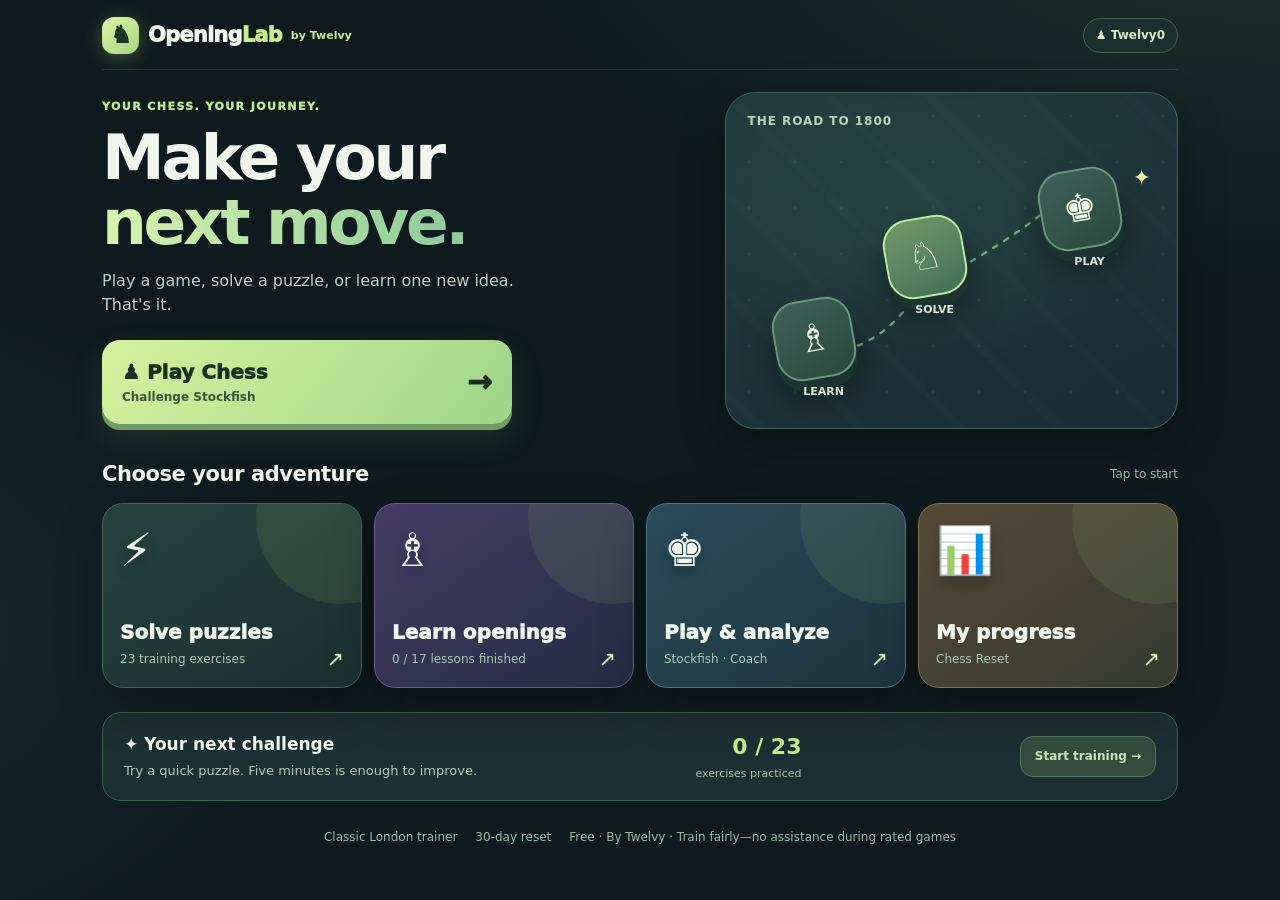
<file: index.html>
<!doctype html>
<html lang="en"><head><meta charset="utf-8"><meta name="viewport" content="width=device-width,initial-scale=1,viewport-fit=cover">
<meta name="theme-color" content="#111e23"><meta name="description" content="OpeningLab by Twelvy — practice, play and improve your chess with real training.">
<title>OpeningLab · Play. Train. Improve. · by Twelvy</title>
<style>
:root{--bg:#0e1a1e;--panel:#1c3032;--border:#3b5a51;--lime:#c8ed8b;--mint:#91cc9e;--text:#f0f6ed;--muted:#aac4b5;--blue:#a4d6ed;--shadow:0 18px 46px #0004}
*{box-sizing:border-box}
html{scroll-behavior:smooth}
body{margin:0;background:radial-gradient(ellipse 90% 65% at 100% -14%,#38684d55,transparent 70%),radial-gradient(ellipse 60% 55% at -20% 70%,#375b7344,transparent 76%),#0e1a1e;color:var(--text);font:15px/1.4 system-ui,-apple-system,'Segoe UI',sans-serif;min-height:100vh}
a{color:inherit;text-decoration:none}button{font:inherit;cursor:pointer}a:focus-visible,button:focus-visible{outline:3px solid #dbf3a8;outline-offset:4px}
.shell{width:min(1120px,100%);margin:auto;padding:17px 22px 45px}
.header{display:flex;align-items:center;justify-content:space-between;gap:13px;padding-bottom:15px;border-bottom:1px solid #ffffff1c}
.brand{display:flex;gap:9px;align-items:center;font-weight:950;font-size:21px;letter-spacing:-.8px}
.logo{width:37px;height:37px;display:grid;place-items:center;border-radius:12px;background:linear-gradient(140deg,#e0f5a9,#a6d57e);color:#183620;font-size:24px;box-shadow:0 3px 19px #bde88c4c}
.brand em{font-style:normal;color:var(--lime)}.credit{font-size:11px;color:#c5eb96;letter-spacing:0;font-weight:800}
.account{background:#1b312f;border:1px solid #48644f;padding:8px 12px;border-radius:22px;font-size:12px;font-weight:850;color:#dceec8}
.main{display:grid;grid-template-columns:minmax(0,1.2fr) minmax(0,.9fr);gap:18px;align-items:stretch;margin-top:22px}
.intro{padding:7px 0 5px}.kicker{color:#c1e790;font-size:11px;font-weight:950;letter-spacing:.13em}.intro h1{font-size:clamp(36px,5.1vw,63px);line-height:1.02;margin:12px 0 14px;max-width:580px;letter-spacing:-.052em}
.intro h1 em{font-style:normal;background:linear-gradient(100deg,#d9f5ae,#8cca9c);color:transparent;background-clip:text}
.intro p{font-size:16px;color:#bdd0c7;margin:0 0 23px;max-width:430px;line-height:1.5}
.main-play{background:linear-gradient(128deg,#d5f39e,#9dd58a);color:#193121;border-radius:18px;box-shadow:0 6px 0 #719a65,0 14px 34px #87cd7d21;
 display:flex;align-items:center;justify-content:space-between;gap:14px;padding:18px 20px;max-width:410px;font-size:20px;font-weight:1000;transition:transform .2s,box-shadow .2s}
.main-play small{display:block;font-size:12px;font-weight:700;opacity:.8;margin-top:3px}
.main-play .arrow{font-size:30px}
@media(hover:hover){.main-play:hover{transform:translateY(-4px);box-shadow:0 9px 0 #719a65,0 19px 42px #87cd7d42}}
.map{position:relative;background:radial-gradient(ellipse 74% 55% at 45% 35%,#3c6d5e44,transparent 83%),linear-gradient(150deg,#213c3d,#182c35);border:1px solid #436354;border-radius:30px;overflow:hidden;min-height:320px;box-shadow:var(--shadow);display:grid;place-items:center;isolation:isolate}
.map:before{content:"";position:absolute;inset:0;background-image:linear-gradient(45deg,transparent 45%,#ffffff08 48%,#ffffff08 52%,transparent 55%),radial-gradient(#b7efb82c 1px,transparent 2px);background-size:100px 100px,46px 46px;opacity:.45;z-index:-1}
.map-title{position:absolute;top:20px;left:22px;font-size:12px;color:#b6d7b8;font-weight:800;letter-spacing:.08em}
.path{position:absolute;inset:50px 20px 28px;display:grid;place-items:center}
.path svg{position:absolute;width:90%;height:92%;overflow:visible;opacity:.7}
.path path{stroke:#9cde9d;stroke-width:2.5;stroke-dasharray:5 9;fill:none;stroke-linecap:round;animation:walk 9s linear infinite}
@keyframes walk{to{stroke-dashoffset:-168}}
.path-node{position:absolute;width:80px;height:80px;display:grid;place-items:center;border-radius:26px;background:linear-gradient(150deg,#3e6157,#29483d);
 border:2px solid #6c9680;box-shadow:0 10px 0 #1a3530,0 18px 35px #0006;transform:rotate(-10deg);
 transition:transform .2s,filter .2s;z-index:1;font-size:38px;color:#eff6e8}
.path-node:hover{transform:rotate(-4deg) translateY(-5px);filter:brightness(1.16)}
.path-node:nth-child(2){left:7%;bottom:8%}
.path-node:nth-child(3){left:34%;bottom:40%;background:linear-gradient(160deg,#719a68,#426f55);border-color:#bceba2}
.path-node:nth-child(4){right:9%;top:10%}
.path-node::after{content:attr(data-name);position:absolute;top:84px;font-size:11px;font-weight:900;transform:rotate(10deg);color:#d7eadb;white-space:nowrap}
.map-spark{position:absolute;top:70px;right:26px;color:#ebf6ac;font-size:22px;animation:float 3.5s ease-in-out infinite}
@keyframes float{50%{transform:translateY(-9px) rotate(10deg)}}
.modes{margin-top:31px}.sectionline{display:flex;align-items:center;justify-content:space-between;gap:10px;margin-bottom:14px}
.sectionline h2{font-size:21px;letter-spacing:-.02em;margin:0}.sectionline span{font-size:12px;color:#a2bcaa}
.mode-grid{display:grid;grid-template-columns:repeat(4,minmax(0,1fr));gap:12px}
.mode{position:relative;overflow:hidden;isolation:isolate;min-height:185px;border:1px solid #456456;
 background:linear-gradient(145deg,#25433e,#1b3031);border-radius:21px;padding:19px 17px;box-shadow:var(--shadow);
 display:flex;flex-direction:column;gap:6px;transition:transform .23s cubic-bezier(.22,.8,.2,1),border-color .2s,box-shadow .2s}
.mode:before{content:"";position:absolute;width:170px;height:170px;border-radius:50%;background:#a2d77c1b;right:-65px;top:-70px;z-index:-1}
.mode:after{content:"↗";position:absolute;right:17px;bottom:13px;color:#e1f5b8;font-size:21px}
.mode .mode-icon{font-size:46px;line-height:1.2;filter:drop-shadow(0 8px 6px #0003);display:block;transform-origin:50% 100%;transition:transform .3s}
.mode .mode-title{font-size:20px;font-weight:950;line-height:1.25;margin-top:auto}
.mode .mode-meta{font-size:12px;color:#aec9b9}
.mode.blue{background:linear-gradient(145deg,#294b5b,#1c343e);border-color:#4c7588}
.mode.purple{background:linear-gradient(145deg,#443b63,#252c44);border-color:#675f8c}
.mode.gold{background:linear-gradient(145deg,#554936,#353a30);border-color:#7f7451}
@media(hover:hover){.mode:hover{transform:translateY(-7px);border-color:#b8e39f;box-shadow:0 22px 40px #0007}.mode:hover .mode-icon{transform:translateY(-6px) rotate(-6deg) scale(1.13)}}
.today{margin-top:24px;background:#1b3032;border:1px solid #416254;border-radius:19px;padding:19px 21px;display:flex;align-items:center;justify-content:space-between;gap:15px}
.today strong{font-size:17px;display:block}.today p{margin:5px 0 0;color:#b1cbbb;font-size:13px}
.today-count{display:grid;gap:3px;text-align:right}.today-count b{font-size:22px;color:var(--lime)}.today-count span{font-size:11px;color:#a9c1b4}
.today-link{border-radius:13px;background:#314c3d;color:#c9e5b8;padding:11px 14px;border:1px solid #52795f;font-weight:850;font-size:12px;white-space:nowrap}
.bottom{display:none}
.footer{display:flex;gap:18px;align-items:center;justify-content:center;margin-top:28px;color:#9db9aa;font-size:12px;flex-wrap:wrap}
.footer a:hover{color:var(--lime)}
@media(max-width:860px){.main{grid-template-columns:1fr 0.85fr}.intro h1{font-size:44px}.map{min-height:270px}.mode-grid{grid-template-columns:repeat(2,1fr)}.mode{min-height:165px}}
@media(max-width:610px){
 .shell{padding:12px 13px 105px}.brand{font-size:18px}.brand .credit{font-size:9px}
 .header{padding-bottom:12px}.account{font-size:10px;padding:7px 9px}
 .main{display:block;margin-top:20px}.intro{padding:0}.intro h1{font-size:clamp(38px,10vw,55px);margin:7px 0 8px}
 .intro p{font-size:13px;margin:0 0 16px}
 .main-play{max-width:none;border-radius:16px;padding:17px 20px;font-size:20px}
 .map{min-height:180px;margin-top:19px;border-radius:23px}.map-title{top:14px;left:16px;font-size:10px}
 .path{inset:32px 16px 22px}.path-node{width:58px;height:58px;font-size:30px;border-radius:18px;box-shadow:0 6px 0 #1a3530,0 10px 20px #0005}
 .path-node::after{top:59px;font-size:10px}.path-node:nth-child(2){left:12%;bottom:10%}.path-node:nth-child(3){left:39%;bottom:36%}.path-node:nth-child(4){right:12%;top:4%}
 .map-spark{top:30px;font-size:15px}
 .modes{margin-top:22px}.sectionline h2{font-size:18px}.sectionline span{font-size:11px}
 .mode-grid{gap:10px}.mode{min-height:150px;border-radius:18px;padding:15px}
 .mode .mode-icon{font-size:38px}.mode .mode-title{font-size:18px}.mode .mode-meta{font-size:11px}.mode:after{right:12px;bottom:12px;font-size:17px}
 .today{padding:14px 15px;gap:7px;flex-wrap:wrap}.today strong{font-size:15px}.today p{font-size:12px}.today-link{width:100%;text-align:center}
 .footer{display:none}
 .bottom{display:flex;align-items:center;justify-content:space-around;position:fixed;z-index:100;bottom:0;left:0;right:0;padding:11px 8px max(11px,env(safe-area-inset-bottom));background:#18282cf2;border-top:1px solid #516c5a;backdrop-filter:blur(15px)}
 .bottom a{min-width:60px;text-align:center;display:grid;gap:2px;color:#c3d6c7;font-size:10px;font-weight:800}
 .bottom a span{font-size:21px}.bottom a.current{color:#c7eb99}
}
@media(prefers-reduced-motion:reduce){*,*::before,*::after{animation:none!important;transition:none!important;scroll-behavior:auto!important}}
</style></head>
<body><div class="shell">
<header class="header"><a href="./index.html" class="brand" aria-label="OpeningLab Home"><span class="logo">♞</span><span>Opening<em>Lab</em></span><span class="credit">by Twelvy</span></a><span class="account" id="account">♟ Twelvy0</span></header>
<main>
 <div class="main">
  <section class="intro"><div class="kicker">YOUR CHESS. YOUR JOURNEY.</div>
    <h1>Make your<br><em>next move.</em></h1>
    <p>Play a game, solve a puzzle, or learn one new idea. That's it.</p>
    <a class="main-play" href="./coach-v5-1.html"><span>♟ Play Chess<small>Challenge Stockfish</small></span><span class="arrow">→</span></a>
  </section>
  <div class="map" aria-label="Your chess training journey"><span class="map-title">THE ROAD TO 1800</span>
    <div class="path">
     <svg viewBox="0 0 400 250" preserveAspectRatio="none" aria-hidden="true"><path d="M 58 212 Q 125 210,165 145 S 295 82,336 28"/></svg>
     <a href="./opening-academy.html" class="path-node" data-name="LEARN" aria-label="Learn chess openings">♗</a>
     <a href="./training-center.html" class="path-node" data-name="SOLVE" aria-label="Solve tactical puzzles">♘</a>
     <a href="./coach-v5-1.html" class="path-node" data-name="PLAY" aria-label="Play Stockfish">♚</a>
    </div><span class="map-spark" aria-hidden="true">✦</span>
  </div>
 </div>
 <section class="modes" aria-label="Choose a training mode">
  <div class="sectionline"><h2>Choose your adventure</h2><span>Tap to start</span></div>
  <div class="mode-grid">
   <a class="mode" href="./training-center.html"><span class="mode-icon">⚡</span><strong class="mode-title">Solve puzzles</strong><span class="mode-meta" id="trainingMeta">Tactics · Strategy</span></a>
   <a class="mode purple" href="./opening-academy.html"><span class="mode-icon">♗</span><strong class="mode-title">Learn openings</strong><span class="mode-meta" id="academyMeta">17 variations</span></a>
   <a class="mode blue" href="./coach-v5-1.html"><span class="mode-icon">♚</span><strong class="mode-title">Play & analyze</strong><span class="mode-meta">Stockfish · Coach</span></a>
   <a class="mode gold" href="./my-chess-reset.html"><span class="mode-icon">📊</span><strong class="mode-title">My progress</strong><span class="mode-meta">Chess Reset</span></a>
  </div>
 </section>
 <section class="today" aria-label="Suggested next activity"><div><strong>✦ Your next challenge</strong><p id="todayCopy">Try a quick puzzle. Five minutes is enough to improve.</p></div><div class="today-count"><b id="todayStat">0 / 23</b><span>exercises practiced</span></div><a class="today-link" href="./training-center.html" id="todayLink">Start training →</a></section>
 <footer class="footer"><a href="./london-classic.html">Classic London trainer</a><a href="./my-chess-reset.html">30-day reset</a><span>Free · By Twelvy · Train fairly—no assistance during rated games</span></footer>
</main></div>
<nav class="bottom" aria-label="Bottom navigation"><a href="./index.html" class="current" aria-current="page"><span>⌂</span>Home</a><a href="./training-center.html"><span>⚡</span>Train</a><a href="./opening-academy.html"><span>♗</span>Learn</a><a href="./coach-v5-1.html"><span>♚</span>Play</a><a href="./my-chess-reset.html"><span>▥</span>Stats</a></nav>
<script>
(()=>{'use strict';
const get=k=>{try{return JSON.parse(localStorage.getItem(k)||'null')}catch(e){return null}};
const training=get('openinglab.training.v8.results')||{},academy=get('openinglab.academy.v6.progress')||{};
const results=Object.values(training).filter(x=>x&&typeof x==='object'),practiced=results.filter(x=>x.attempts>0).length;
const mastered=Object.values(academy).filter(x=>x&&x.done).length;
const due=results.filter(x=>Number(x.next)<=Date.now()).length;
document.getElementById('trainingMeta').textContent=due>0?due+' reviews ready':'23 training exercises';
document.getElementById('academyMeta').textContent=mastered+' / 17 lessons finished';
document.getElementById('todayStat').textContent=practiced+' / 23';
if(due){document.getElementById('todayCopy').textContent=due+' past challenges are ready for review.';document.getElementById('todayLink').textContent='Review now →';document.getElementById('todayLink').href='./training-center.html?tab=review';}
else if(mastered<17&&practiced>0){document.getElementById('todayCopy').textContent='Great work! Add one opening lesson to your repertoire.';document.getElementById('todayLink').textContent='Learn an opening →';document.getElementById('todayLink').href='./opening-academy.html';}
const cache=get('openinglab.reset.v7.cache');if(cache?.user)document.getElementById('account').textContent='♟ '+cache.user;
})();
</script>
</body></html>
</file>
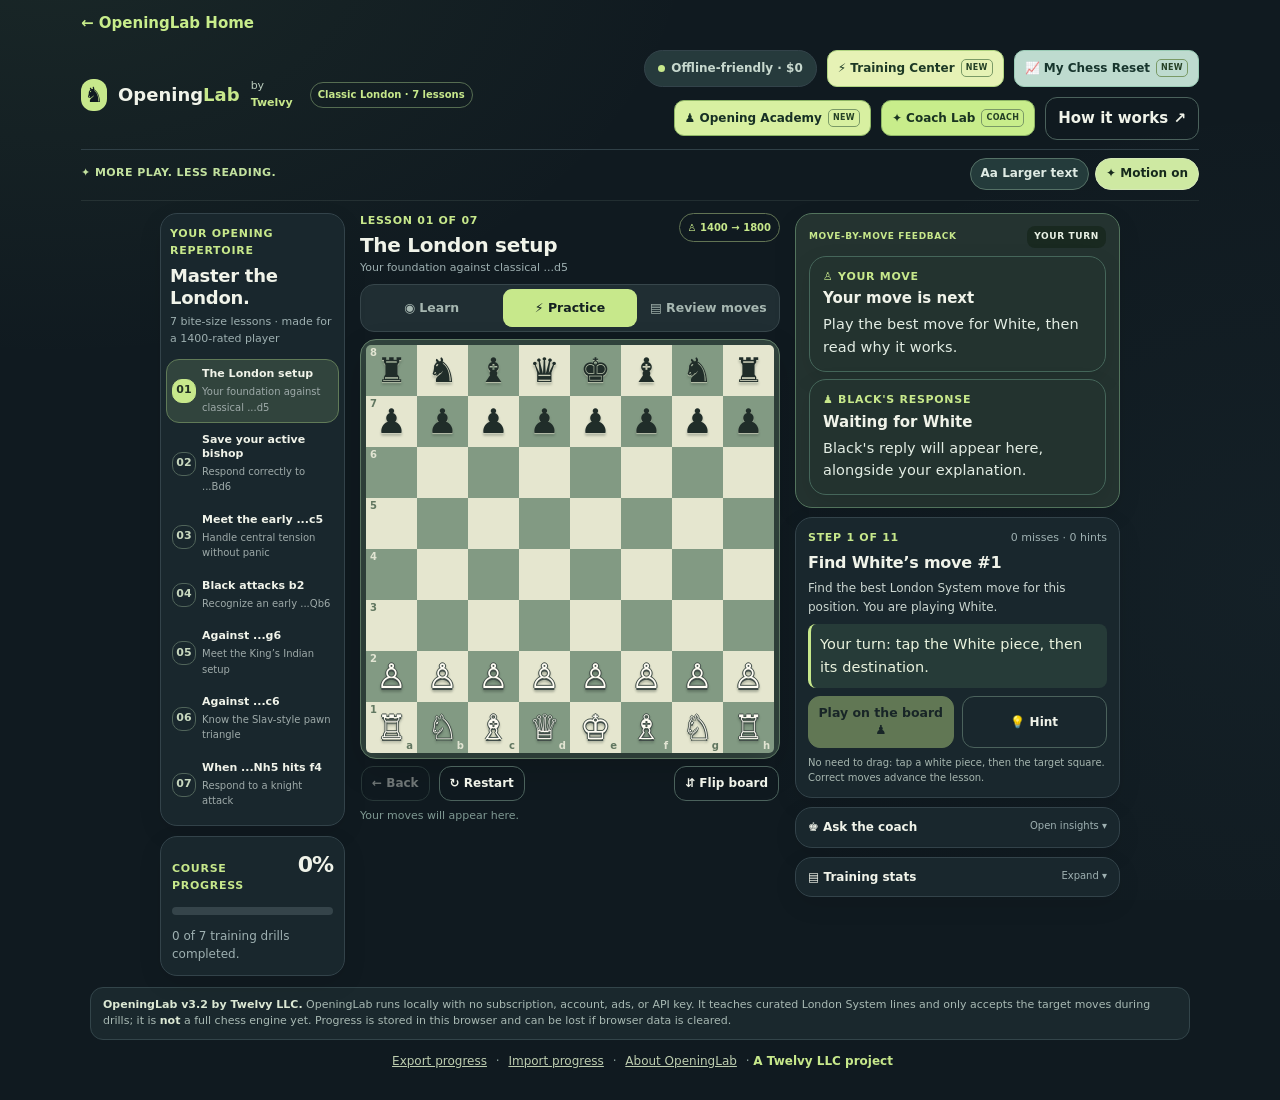
<file: london-classic.html>
<!doctype html>
<html lang="en">
<head>
  <meta charset="utf-8" />
  <meta name="viewport" content="width=device-width, initial-scale=1, viewport-fit=cover" />
  <meta name="theme-color" content="#101a20" />
  <meta name="description" content="OpeningLab: a free, offline-first London System chess opening trainer." />
  <link rel="manifest" href="manifest.json" />
  <link rel="icon" type="image/svg+xml" href="favicon.svg" />
  <title>OpeningLab Classic by Twelvy LLC · Practice the London</title>
  <style>
    :root { --bg:#101a20;--panel:#19272d;--panel2:#203038;--stroke:#33434a;--muted:#9eb0b1;--text:#f0f3e9;--accent:#c7e88b;--accent2:#94ba68;--cream:#f6ebd0;--dark-square:#829a83;--light-square:#e5e6cf;--bad:#f7a696;--gold:#e6c681;--radius:20px; }
    *{box-sizing:border-box}html{scroll-behavior:smooth}body{margin:0;background:var(--bg);color:var(--text);font:15px/1.48 -apple-system,BlinkMacSystemFont,"Segoe UI",system-ui,sans-serif}button,input{font:inherit}button{cursor:pointer}button:disabled{opacity:.42;cursor:not-allowed}button:focus-visible,input:focus-visible{outline:3px solid var(--accent);outline-offset:3px}button:active:not(:disabled){transform:translateY(1px)}.app{max-width:1450px;margin:0 auto;padding:22px 25px 60px}.topbar{display:flex;justify-content:space-between;align-items:center;gap:16px;padding:4px 0 25px;border-bottom:1px solid #304047}.brand{display:flex;align-items:center;gap:11px;font-size:21px;font-weight:800;letter-spacing:-.65px}.brand .logomark{background:var(--accent);width:37px;height:37px;display:grid;place-items:center;border-radius:12px;color:var(--bg);font-size:24px}.brand em{color:var(--accent);font-style:normal}.topright{display:flex;gap:10px;align-items:center}.pill{padding:8px 13px;background:#263a3c;border:1px solid var(--stroke);border-radius:50px;color:#c7d8ce;font-size:12px;font-weight:700}.online-dot{display:inline-block;width:7px;height:7px;border-radius:50%;background:var(--accent);margin-right:6px}.outline{border:1px solid #4b625c;background:transparent;color:var(--text);border-radius:12px;padding:9px 12px;font-weight:650}.outline:hover{background:#2c3d42}.layout{display:grid;grid-template-columns:minmax(230px,275px) minmax(320px,1fr) minmax(260px,318px);gap:21px;margin-top:24px;align-items:start}.sidebar,.board-panel,.coach-panel{min-width:0}.card{background:var(--panel);border:1px solid var(--stroke);border-radius:var(--radius);overflow:hidden}.side-head{padding:21px 19px 12px}.eyebrow{text-transform:uppercase;letter-spacing:1.7px;color:var(--accent);font-size:10px;font-weight:900}.side-head h1{font-size:23px;line-height:1.14;letter-spacing:-.8px;margin:7px 0 8px}.side-head p{margin:0;color:var(--muted);font-size:13px}.course-list{padding:3px 10px 14px}.course-button{width:100%;text-align:left;background:transparent;border:1px solid transparent;border-radius:13px;padding:11px 10px;color:var(--text);display:flex;gap:11px;align-items:center;margin-top:3px;transition:.15s}.course-button:hover{background:#293b41}.course-button.active{background:#31443d;border-color:#617b58}.course-number{flex:0 0 30px;height:30px;display:grid;place-items:center;border-radius:10px;border:1px solid #50645a;color:#c8d8bf;font-weight:800;font-size:12px}.course-button.active .course-number{background:var(--accent);color:#213023;border-color:var(--accent)}.course-info{flex:1;min-width:0}.course-title{font-weight:750;font-size:13px;line-height:1.28}.course-sub{color:#9eaaa9;font-size:11px;margin-top:3px}.check{color:var(--accent);font-weight:900;font-size:18px}.progress-card{margin-top:17px;padding:18px}.progress-top{display:flex;justify-content:space-between;align-items:baseline}.progress-top strong{font-size:27px;letter-spacing:-1px}.progress-track{height:8px;border-radius:10px;background:#35444a;margin:12px 0;overflow:hidden}.progress-fill{height:100%;background:var(--accent);border-radius:10px;transition:width .3s}.progress-card p{color:var(--muted);font-size:12px;margin:0}.board-title{display:flex;justify-content:space-between;gap:12px;align-items:flex-start;margin-bottom:15px}.board-title h2{font-size:25px;letter-spacing:-.85px;line-height:1.1;margin:5px 0}.board-title p{margin:0;color:var(--muted);font-size:12px}.level-tag{padding:8px 12px;border:1px solid #627454;border-radius:30px;color:var(--accent);font-size:11px;white-space:nowrap;font-weight:800}.mode-tabs{display:flex;gap:5px;background:#202e33;border:1px solid #37464b;padding:5px;border-radius:14px;margin:0 0 16px}.mode-btn{flex:1;border:0;background:transparent;color:#a6b7b1;padding:10px 5px;border-radius:9px;font-size:12px;font-weight:800}.mode-btn.active{color:#142021;background:var(--accent)}.board-frame{padding:10px;background:#32453f;border:1px solid #64806a;border-radius:16px;box-shadow:0 13px 30px #0003}.board{width:100%;aspect-ratio:1;display:grid;grid-template-columns:repeat(8,1fr);grid-template-rows:repeat(8,1fr);overflow:hidden;border-radius:5px;touch-action:manipulation}.sq{position:relative;min-width:0;border:0;border-radius:0;padding:0;display:flex;align-items:center;justify-content:center;background:var(--light-square);color:#1e2729;user-select:none;-webkit-user-select:none}.sq.dark{background:var(--dark-square)}.sq.selected{background:#cad88b!important}.sq.last{box-shadow:inset 0 0 0 999px #f5db5954}.sq.hint{box-shadow:inset 0 0 0 4px #f4ee8f}.sq:focus-visible{outline:3px solid #fbe9a3;outline-offset:-3px;z-index:3}.piece{line-height:1;font-size:clamp(25px,4vw,53px);font-family:"Apple Symbols","Segoe UI Symbol","DejaVu Sans",serif;filter:drop-shadow(0 2px 1px #26322950);pointer-events:none}.piece.white{color:#fffdf4;text-shadow:0 2px #414d49,1px 0 #46524c,-1px 0 #46524c,0 -1px #46524c}.piece.black{color:#202d29;text-shadow:0 1px 1px #e8ead2a8}.coord{position:absolute;pointer-events:none;opacity:.82;font-size:10px;font-weight:900;line-height:1}.coord.rank{top:3px;left:4px}.coord.file{right:4px;bottom:2px}.sq.dark .coord{color:#f7f5e4}.sq:not(.dark) .coord{color:#455f49}.board-footer{display:flex;align-items:center;gap:9px;margin:12px 1px 0}.board-footer .outline{padding:9px 11px;font-size:12px}.board-footer .spacer{flex:1}.move-ledger{font-size:12px;min-height:35px;color:#b5c7bf;line-height:1.9;margin-top:10px;word-break:break-word}.move-ledger strong{color:var(--cream)}.lesson-box{padding:20px;margin-top:18px}.lesson-top{display:flex;align-items:center;justify-content:space-between;gap:10px}.lesson-box h3{font-size:19px;margin:8px 0 9px;letter-spacing:-.3px}.lesson-box p{color:#cbd6d0;font-size:13px;margin:0 0 16px;min-height:36px}.instruction{padding:12px 13px;background:#263b38;border-left:3px solid var(--accent);border-radius:8px;color:#eaf3de;font-size:13px;margin-bottom:15px}.instruction.bad{background:#413533;border-left-color:var(--bad);color:#ffe2da}.instruction.good{background:#294235}.primary{background:var(--accent);border:1px solid var(--accent);color:#18251f;font-weight:850;border-radius:12px;padding:12px 18px}.primary:hover{background:#ddf5b7}.actions{display:flex;flex-wrap:wrap;gap:8px}.actions button{flex:1;min-width:105px}.actions .outline{font-size:13px}.tiny{color:var(--muted);font-size:11px}.coach-panel .coach-card{padding:19px}.section-h{display:flex;align-items:center;gap:9px}.section-h .symbol{font-size:22px;color:var(--accent)}.section-h strong{font-size:16px}.coach-sub{font-size:12px;color:var(--muted);margin:8px 0 17px}.coach-portrait{display:flex;gap:12px;align-items:center;margin-bottom:14px}.coach-avatar{background:#395345;border-radius:13px;width:40px;height:40px;display:grid;place-items:center;font-size:23px}.coach-name{font-weight:800}.coach-label{font-size:11px;color:var(--muted)}.bubble{padding:14px;background:#29383d;border:1px solid #3f5250;border-radius:13px;font-size:13px;color:#e0e9de;min-height:108px}.bubble strong{color:var(--accent)}.coach-q{display:grid;gap:8px;margin-top:13px}.coach-q button{background:#26353b;border:1px solid #445752;color:var(--text);text-align:left;border-radius:11px;padding:11px 12px;font-size:12px;font-weight:680}.coach-q button:hover{border-color:var(--accent)}.coach-questions{margin:15px 0 7px;color:var(--muted);font-size:11px;text-transform:uppercase;font-weight:850;letter-spacing:1px}.stats{margin-top:17px;padding:18px}.stat-grid{display:grid;grid-template-columns:1fr 1fr;gap:13px;margin-top:12px}.stat-grid strong{font-size:24px;letter-spacing:-1px}.stat-grid span{display:block;color:var(--muted);font-size:11px}.streak-note{border-top:1px solid var(--stroke);padding-top:13px;margin-top:13px;color:var(--muted);font-size:12px}.notice{padding:14px 17px;max-width:1100px;margin:23px auto 0;background:#1a282d;border:1px solid #33454a;border-radius:13px;font-size:12px;color:#a8b9b3}.notice strong{color:#dce8d4}.notice a{color:var(--accent)}.sr-only{position:absolute!important;width:1px;height:1px;overflow:hidden;clip:rect(0,0,0,0);white-space:nowrap}.completion{padding:12px 15px;border:1px solid #738b5d;background:#304539;border-radius:13px;margin-bottom:13px}.completion strong{color:var(--accent);display:block}.completion p{min-height:0;margin:3px 0 0}.kicker{color:#b4c39d;font-size:11px;text-transform:uppercase;letter-spacing:1.5px;font-weight:900}.tip{font-size:11px;color:#a6b6af;margin-top:12px}.kbd{background:#273840;border:1px solid #4a5b5d;border-radius:6px;padding:1px 5px;color:#dbe3d9}.footer-links{text-align:center;font-size:12px;color:#8a9f9b;margin-top:20px}.footer-links button{background:transparent;border:0;text-decoration:underline;color:#bdcdaf;padding:5px}.toast{position:fixed;bottom:24px;left:50%;transform:translateX(-50%);border-radius:12px;background:#243c34;color:#eef6e5;border:1px solid #7caa78;padding:13px 20px;box-shadow:0 15px 30px #0009;z-index:9;max-width:90%;font-size:13px;display:none}.toast.show{display:block}.sr-title{position:absolute;left:-9999px}
    @media(max-width:1180px){.layout{grid-template-columns:minmax(180px,240px) minmax(340px,1fr)}.coach-panel{grid-column:2;display:grid;grid-template-columns:1fr 1fr;gap:15px}.coach-panel .stats{margin-top:0}.piece{font-size:clamp(29px,5vw,50px)}}
    @media(max-width:770px){.app{padding:13px 13px 55px}.topbar{padding:5px 2px 15px}.brand{font-size:20px}.topright .pill{display:none}.layout{display:flex;flex-direction:column;gap:16px;margin-top:17px}.sidebar,.board-panel,.coach-panel{width:100%}.side-head{padding:17px 16px 8px}.side-head h1{font-size:20px}.course-list{display:flex;overflow-x:auto;gap:8px;padding:2px 12px 13px;scroll-snap-type:x mandatory}.course-button{flex:0 0 170px;scroll-snap-align:start;align-items:flex-start}.course-number{display:none}.course-sub{font-size:10px}.sidebar .progress-card{display:none}.board-title h2{font-size:23px}.board-frame{padding:6px}.piece{font-size:clamp(29px,9vw,46px)}.coord{font-size:9px}.board-footer .outline{font-size:11px}.coach-panel{display:flex;flex-direction:column}.coach-panel .stats{margin-top:0}.stat-grid{grid-template-columns:repeat(3,1fr)}.lesson-box{margin-top:14px;padding:16px}.actions button{min-width:0}.tip{font-size:11px}}
    @media(min-width:771px) and (max-width:950px){.layout{grid-template-columns:1fr 1.6fr}.piece{font-size:clamp(26px,5vw,45px)}}
    @media(prefers-reduced-motion:reduce){*{scroll-behavior:auto!important;transition:none!important}}
  
/* OpeningLab v3.1: compact practice-first layout */
.app{width:100%;max-width:1150px;margin:auto;padding:12px 16px 25px}
.topbar{padding:3px 0 9px}.brand{font-size:18px}.brand .logomark{width:32px;height:32px;font-size:21px}
.brand-credit{font-size:11px;letter-spacing:0;font-weight:500;color:#baccbd}.brand-credit strong{color:var(--accent)}
.release-tag{font-size:10px;font-weight:800;color:var(--accent);border:1px solid #566d52;border-radius:20px;padding:4px 7px;letter-spacing:0;white-space:nowrap}
.layout{display:grid;grid-template-columns:185px 420px minmax(275px,325px);gap:15px;align-items:start;justify-content:center;margin-top:12px}
.board-title{margin-bottom:7px}.board-title h2{font-size:20px;margin:3px 0}.board-title p{font-size:11px}
.level-tag{font-size:10px;padding:6px 8px}.mode-tabs{margin:0 0 7px;padding:4px}.mode-btn{padding:7px 4px;font-size:12px}
.board-frame{width:100%;padding:5px;max-width:420px;box-shadow:none;margin:auto}.board{width:100%;max-width:408px}.piece{font-size:clamp(25px,2.65vw,43px)}
.board-footer{margin-top:7px}.board-footer .outline{padding:7px 10px}.move-ledger{margin-top:5px;min-height:22px;max-height:38px;font-size:11px;overflow:hidden}
.side-head{padding:12px 9px 7px}.side-head h1{font-size:18px;margin:5px 0}.side-head p{font-size:11px}
.course-list{padding:2px 5px 8px}.course-button{padding:7px 5px;gap:6px;margin-top:2px}
.course-number{flex-basis:24px;width:24px;height:24px;font-size:11px}.course-title{font-size:11px}.course-sub{font-size:10px}
.progress-card{margin-top:10px;padding:11px}.progress-top strong{font-size:22px}
.coach-panel{display:flex;flex-direction:column;gap:9px}
.move-feedback{background:#263c33;border:1px solid #5d8569;border-radius:16px;padding:12px 13px}
.move-feedback[data-tone=wrong]{background:#462e2f;border-color:#b96b5a}
.move-feedback[data-tone=hint]{background:#413b29;border-color:#baa063}
.move-feedback[data-tone=black]{background:#283844;border-color:#638eab}
.move-feedback[data-tone=great]{background:#274633;border-color:#7ba873}
.feedback-heading{display:flex;justify-content:space-between;align-items:center;gap:8px;color:var(--accent);font-weight:900;font-size:9px;letter-spacing:.07em;margin-bottom:8px}
#turnChip{color:#e9f1e5;background:#192920;border-radius:8px;padding:4px 7px}
.feedback-title{font-weight:900;font-size:18px;line-height:1.25}
.feedback-copy{color:#e5ebe2;font-size:12px;line-height:1.45;margin-top:6px}
.next-lesson{width:100%;margin-top:9px;padding:8px}
.next-lesson[hidden]{display:none}
.lesson-box{margin:0;padding:12px}.lesson-box h3{font-size:16px;margin:6px 0}
.lesson-box p{min-height:0;font-size:12px;margin:0 0 8px}
.lesson-top .eyebrow{font-size:9px}.instruction{padding:9px;font-size:11px;margin-bottom:8px}
.actions .primary,.actions .outline{font-size:12px;padding:8px 9px}.tip{font-size:10px;margin-top:7px}
.coach-panel .coach-card,.coach-panel .stats{margin:0;padding:0}
.expand-summary{cursor:pointer;list-style:none;padding:10px 12px;display:flex;justify-content:space-between;gap:6px;font-size:12px;font-weight:800}
.expand-summary::-webkit-details-marker{display:none}.expand-summary span{color:var(--muted);font-size:10px;font-weight:500}
.coach-inner,.stats-inner{padding:3px 12px 12px}.coach-portrait{display:none}.coach-inner .section-h{display:none}.coach-sub{margin:2px 0 8px}
.bubble{min-height:0;padding:10px}.coach-questions{margin:9px 0 5px}.coach-q{gap:5px;margin-top:7px}.coach-q button{padding:8px}
.stat-grid{margin-top:6px}.notice{padding:9px 12px;margin-top:11px;font-size:11px}.footer-links{margin-top:7px}
.credit{color:var(--accent);font-weight:800}
.quick-feedback{display:none}
@media (min-width:751px) and (max-width:1120px){
 .layout{grid-template-columns:minmax(330px,420px) minmax(275px,325px)}
 .sidebar{grid-column:1 / -1}.sidebar .card:first-child{display:flex;align-items:center}
 .side-head{width:160px;flex-shrink:0}.side-head p{display:none}
 .course-list{display:flex;gap:5px;min-width:0;overflow-x:auto;flex:1;padding:5px}
 .course-button{flex:0 0 135px}.course-number,.course-sub{display:none}
 .sidebar .progress-card{display:none}.board-panel{grid-column:1}.coach-panel{grid-column:2}
}
@media(max-width:750px){
 .app{padding:8px 10px 25px}.topbar{padding-bottom:6px}.brand{font-size:17px}.release-tag{display:none}
 .topright .pill{display:none}.topright #helpButton{display:none}
 .layout{display:flex;flex-direction:column;gap:8px;margin-top:8px}
 .sidebar,.board-panel,.coach-panel{width:100%}
 .sidebar .progress-card{display:none}.side-head{padding:8px 9px 3px}.side-head h1{font-size:16px;margin:0}.side-head p{display:none}
 .course-list{display:flex;overflow-x:auto;gap:5px;padding:4px 5px 6px}
 .course-button{flex:0 0 130px;padding:6px}.course-number,.course-sub{display:none}
 .board-title{margin-bottom:6px}.level-tag{display:none}.mode-tabs{margin-bottom:6px}
 .board-frame{max-width:390px}.board{max-width:378px}.piece{font-size:clamp(27px,8vw,42px)}
 .quick-feedback{display:flex;align-items:center;gap:8px;border:1px solid #5b8967;background:#2b4336;border-radius:10px;padding:8px 9px;margin-bottom:7px;font-size:11px;line-height:1.35}
 .quick-feedback strong{flex:0 0 37%;font-size:11px}.quick-feedback span{display:-webkit-box;-webkit-line-clamp:2;-webkit-box-orient:vertical;overflow:hidden}
 .quick-feedback[data-tone=wrong]{background:#462e2f;border-color:#b96b5a}
 .quick-feedback[data-tone=hint]{background:#413b29;border-color:#baa063}
 .quick-feedback[data-tone=black]{background:#283844;border-color:#638eab}
 .coach-panel .move-feedback{display:none}
 .lesson-box{padding:11px}.feedback-copy{font-size:11px}
}
@media(max-width:385px){.brand-credit{font-size:10px}.brand{gap:7px}}

/* 3.2: retain both sides' explanations, and animate feedback updates */
.story-stack{display:flex;flex-direction:column;gap:7px}
.story-event{border-radius:11px;padding:9px 10px;background:#1c302c;border:1px solid #527b5b;overflow-wrap:anywhere}
.story-event[data-tone=black]{background:#233641;border-color:#6186a0}
.story-event[data-tone=wrong]{background:#482f2d;border-color:#b96b5a}
.story-event[data-tone=hint]{background:#413b29;border-color:#bfa56f}
.story-event[data-tone=waiting],.story-event[data-tone=ready]{background:#23332f;border-color:#45665a}
.story-event[hidden],.mobile-story-row[hidden]{display:none!important}
.story-label{font-size:9px;letter-spacing:.08em;font-weight:900;color:#c7e88b;margin-bottom:3px}
.story-event[data-tone=black] .story-label{color:#afd6ee}
.story-event[data-tone=wrong] .story-label{color:#f8b5aa}
.story-title{font-size:13px;font-weight:850;line-height:1.3}
.story-copy{font-size:11px;color:#e3ede4;margin-top:4px;line-height:1.45}
.story-enter{animation:story-arrive .38s ease-out both}
@keyframes story-arrive{from{opacity:.55;transform:translateY(7px)}to{opacity:1;transform:translateY(0)}}
.move-feedback{background:#243330;border-color:#53745d}.move-feedback[data-tone=black],.move-feedback[data-tone=wrong],.move-feedback[data-tone=hint],.move-feedback[data-tone=great]{background:#243330;border-color:#53745d}
@media(max-width:750px){
 .quick-feedback{display:grid;gap:5px;background:transparent!important;border:0!important;padding:0!important}
 .mobile-story-row{display:grid;grid-template-columns:42% minmax(0,1fr);gap:5px;align-items:start;background:#264036;border:1px solid #67836b;border-radius:9px;padding:7px 9px;font-size:11px;line-height:1.35}
 .mobile-story-row strong{font-size:11px;color:#d4efa4}
 .mobile-story-row span{font-size:11px;color:#f0f3e9;display:block;overflow:visible;white-space:normal}
 .mobile-story-row[data-tone=black]{background:#243a45;border-color:#6088a2}
 .mobile-story-row[data-tone=wrong]{background:#4b3031;border-color:#b96b5a}
 .mobile-story-row[data-tone=hint]{background:#443c29;border-color:#bfa56f}
 .mobile-story-row[data-tone=waiting]{opacity:.8}
}
@media(prefers-reduced-motion:reduce){.story-enter{animation:none}}

.engine-link{display:inline-flex;align-items:center;gap:6px;padding:8px 10px;border-radius:10px;border:1px solid #8fb666;background:#c8ed8b;color:#193321;text-decoration:none;font-weight:900;font-size:12px;white-space:nowrap}
.engine-link:hover{background:#e1f9b7}
.engine-beta{font-size:8px;color:#254126;border:1px solid #7a9a66;border-radius:5px;padding:2px 4px;letter-spacing:.04em}
@media(max-width:750px){.engine-link{font-size:10px;padding:7px}.engine-beta{display:none}}
.academy-link{background:#d8f0a1;color:#173024}
.topright{flex-wrap:wrap;justify-content:flex-end}
@media(max-width:750px){.academy-link{padding:7px 8px}}
.reset-link{background:#bedbcf!important;color:#17352d!important;border-color:#9acbb5!important}
@media(max-width:800px){.reset-link{padding:7px 8px}}
.training-link{background:#e6f2b5!important;color:#1d3925!important;border-color:#b0d481!important}
@media(max-width:750px){.training-link{font-size:10px;padding:7px 8px}}
</style>
<link rel="stylesheet" href="./motion-v8-1.css">
<script defer src="./motion-v8-1.js"></script>
</head>
<body>
  <div class="app"><nav style="padding:0 0 12px"><a href="./index.html" style="color:#c8ed8b;text-decoration:none;font-weight:800">← OpeningLab Home</a></nav>
    <header class="topbar"><div class="brand"><span class="logomark" aria-hidden="true">♞</span><span>Opening<em>Lab</em></span><span class="brand-credit">by <strong>Twelvy</strong></span><span class="release-tag">Classic London · 7 lessons</span></div><div class="topright"><span class="pill"><span class="online-dot"></span>Offline-friendly · $0</span><a class="engine-link training-link" href="./training-center.html">⚡ Training Center <span class="engine-beta">NEW</span></a><a class="engine-link reset-link" href="./my-chess-reset.html">📈 My Chess Reset <span class="engine-beta">NEW</span></a><a class="engine-link academy-link" href="./opening-academy.html">♟ Opening Academy <span class="engine-beta">NEW</span></a><a class="engine-link" href="./coach-v5-1.html">✦ Coach Lab <span class="engine-beta">COACH</span></a><button class="outline" id="helpButton" type="button">How it works ↗</button></div></header>
    <main class="layout">
      <aside class="sidebar">
        <section class="card"><div class="side-head"><div class="eyebrow">Your opening repertoire</div><h1>Master the London.</h1><p>7 bite-size lessons · made for a 1400-rated player</p></div><nav aria-label="Opening lessons" class="course-list" id="courseList"></nav></section>
        <section class="card progress-card"><div class="progress-top"><span class="eyebrow">Course progress</span><strong id="progressNumber">0%</strong></div><div class="progress-track"><div id="progressBar" class="progress-fill" style="width:0%"></div></div><p id="progressCopy">Complete your first drill to start tracking progress.</p></section>
      </aside>
      <section class="board-panel">
        <div class="board-title"><div><div class="eyebrow" id="lessonSection">Lesson 01 of 07</div><h2 id="lessonTitle">The London setup</h2><p id="lessonSummary">Know your setup before memorizing variations.</p></div><span class="level-tag">♙ 1400 → 1800</span></div>
        <div class="mode-tabs" role="group" aria-label="Training mode"><button class="mode-btn active" type="button" data-mode="learn" aria-pressed="true">◉ Learn</button><button class="mode-btn" type="button" data-mode="practice" aria-pressed="false">⚡ Practice</button><button class="mode-btn" type="button" data-mode="review" aria-pressed="false">▤ Review moves</button></div>
        <div id="quickFeedback" class="quick-feedback" aria-live="polite">
          <div class="mobile-story-row" id="quickWhiteCard" data-tone="ready"><strong id="quickTitle">♙ Your move</strong><span id="quickBody">Tap a White piece.</span></div>
          <div class="mobile-story-row" id="quickBlackCard" data-tone="waiting"><strong id="quickBlackTitle">♟ Black's reply</strong><span id="quickBlackBody">Waiting for White.</span></div>
          <div class="mobile-story-row" id="quickMistakeCard" data-tone="wrong" hidden><strong id="quickMistakeTitle"></strong><span id="quickMistakeBody"></span></div>
        </div>
        <div class="board-frame"><div class="board" id="board" role="grid" aria-label="Chess board. Tap a piece then its destination."></div></div>
        <div class="board-footer"><button class="outline" id="backButton" type="button">← Back</button><button class="outline" id="resetButton" type="button">↻ Restart</button><span class="spacer"></span><button class="outline" id="flipButton" type="button">⇵ Flip board</button></div>
        <div class="move-ledger" id="moveLedger" aria-live="polite"></div>
      </section>
      <aside class="coach-panel">
        <section class="card move-feedback" id="moveFeedback" data-tone="ready" aria-live="polite">
          <div class="feedback-heading"><span>MOVE-BY-MOVE FEEDBACK</span><span id="turnChip">YOUR TURN</span></div>
          <div class="story-stack">
            <div class="story-event" id="whiteStoryCard" data-tone="ready">
              <div class="story-label">♙ YOUR MOVE</div>
              <div class="story-title" id="feedbackWhiteTitle">Your move is next</div>
              <div class="story-copy" id="feedbackWhiteBody">Choose a move on the board to get an explanation.</div>
            </div>
            <div class="story-event" id="blackStoryCard" data-tone="waiting">
              <div class="story-label">♟ BLACK'S RESPONSE</div>
              <div class="story-title" id="feedbackBlackTitle">Waiting for White</div>
              <div class="story-copy" id="feedbackBlackBody">Black's explanation will appear here without replacing yours.</div>
            </div>
            <div class="story-event story-mistake" id="mistakeStoryCard" data-tone="wrong" hidden>
              <div class="story-label">↻ PREVIOUS TRY / HINT</div>
              <div class="story-title" id="feedbackMistakeTitle"></div>
              <div class="story-copy" id="feedbackMistakeBody"></div>
            </div>
          </div>
          <button type="button" id="nextLessonButton" class="primary next-lesson" hidden>Next lesson →</button>
        </section>
        <section class="card lesson-box"><div class="lesson-top"><span class="eyebrow" id="phaseLabel">Step 1 of 12</span><span class="tiny" id="scoreLabel">Learn at your own pace</span></div><h3 id="stepTitle">Take control of the center</h3><p id="stepText"></p><div id="completionArea"></div><div id="instruction" class="instruction" role="status" aria-live="polite"></div><div class="actions"><button id="mainAction" class="primary" type="button">Show next move →</button><button id="hintButton" class="outline" type="button">💡 Hint</button></div><div class="tip" id="interactionTip">Tap a piece and then its target square, or use “Show next move”.</div></section>
        <details class="card coach-card"><summary class="expand-summary">♚ Ask the coach <span>Open insights ▾</span></summary><div class="coach-inner"><div class="section-h"><span class="symbol">✦</span><strong>Your opening coach</strong></div><p class="coach-sub">Instant explanations for this position · works offline</p><div class="coach-portrait"><div class="coach-avatar">♚</div><div><div class="coach-name">Coach Lab</div><div class="coach-label">London System study companion</div></div></div><div class="bubble" id="coachBubble" aria-live="polite"><strong>Let's get started!</strong><br>Choose a question below to understand the position.</div><div class="coach-questions">Ask about this position</div><div class="coach-q"><button type="button" data-question="why">↗ Why this move?</button><button type="button" data-question="threat">⚑ What is Black trying to do?</button><button type="button" data-question="plan">♜ What's my plan?</button><button type="button" data-question="mistake">↻ What mistakes should I avoid?</button></div><p class="tiny" style="margin:14px 0 0">This version uses authored chess lessons, not a paid AI API. A conversational engine coach can be added later.</p></div></details>
        <details class="card stats"><summary class="expand-summary">▤ Training stats <span>Expand ▾</span></summary><div class="stats-inner"><div class="eyebrow">Your training stats</div><div class="stat-grid"><div><strong id="completedStat">0/7</strong><span>Drills finished</span></div><div><strong id="attemptStat">0</strong><span>Practice runs</span></div><div><strong id="accuracyStat">—</strong><span>Best accuracy*</span></div></div><div class="streak-note">⭐ Build consistency by revisiting lines you miss. <small>*Accuracy scores reflect the guided drills, not game performance.</small></div></div></details>
      </aside>
    </main>
    <div class="notice"><strong>OpeningLab v3.2 by Twelvy LLC.</strong> OpeningLab runs locally with no subscription, account, ads, or API key. It teaches curated London System lines and only accepts the target moves during drills; it is <strong>not</strong> a full chess engine yet. Progress is stored in this browser and can be lost if browser data is cleared.</div>
    <footer class="footer-links"><button type="button" id="exportButton">Export progress</button> · <button type="button" id="importButton">Import progress</button> · <button type="button" id="aboutButton">About OpeningLab</button> · <span class="credit">A Twelvy LLC project</span><input type="file" id="importInput" accept="application/json,.json" hidden /></footer>
  </div>
  <div id="toast" class="toast" role="alert"></div>
  <script>
  'use strict';
  // All opening lines are curated, guided drills. No claim of unrestricted rules validation.
  const L = (id,title,subtitle,plan,mistake,steps) => ({id,title,subtitle,plan,mistake,steps:steps.map(s=>({side:s[0],from:s[1],to:s[2],san:s[3],title:s[4],why:s[5],threat:s[6]||''}))});
  const LESSONS = [
    L('setup','The London setup','Your foundation against classical ...d5',
      'Get d4, Bf4, e3, Nf3, c3 and Nbd2 in place. Finish development, castle, then choose a useful central break (e4) when it is prepared.',
      'Do not autopilot every setup move. Watch for ...c5, ...Qb6 and ...Nh5. Also, avoid locking in your dark-squared bishop with e3 before it reaches f4.',[
      ['w','d2','d4','d4','Claim central space','The d-pawn takes central space and opens the diagonal for your dark-squared bishop.'],
      ['b','d7','d5','d5','Black matches your center','Black stakes out e4 and puts pressure on the central squares.','Black wants active central play and may later challenge d4 with ...c5.'],
      ['w','c1','f4','Bf4','Develop the bishop first','The signature London move: develop your dark-squared bishop outside the pawn chain before playing e3.'],
      ['b','g8','f6','Nf6','Black develops naturally','...Nf6 puts pressure on e4 and prepares kingside castling.','Black develops with tempo and may soon attack d4.'],
      ['w','e2','e3','e3','Support the pawn chain','Now e3 is comfortable: your c1-bishop is already active on f4. This frees f1 for your other bishop.'],
      ['b','e7','e6','e6','Black reinforces d5','Black creates a solid pawn center and opens the path for the f8-bishop.'],
      ['w','g1','f3','Nf3','Develop and control e5','Nf3 supports d4, controls e5 and helps you castle sooner.'],
      ['b','c7','c5','c5','Black challenges d4','...c5 is a typical London test. Your center needs attention.','Black is challenging the d4 pawn and seeking counterplay on the queenside.'],
      ['w','c2','c3','c3','Give d4 a firm base','c3 reinforces d4 and builds the classic London triangle of pawns on c3, d4 and e3.'],
      ['b','b8','c6','Nc6','Black increases central pressure','Black develops the queenside knight and supports play against d4.','Black may push ...Qb6 or trade on d4 next.'],
      ['w','b1','d2','Nbd2','Connect your pieces','Nbd2 supports the e4 break while keeping the c-pawn on c3. From here look to Bd3, O-O and Ne5.']
    ]),
    L('bishop','Save your active bishop','Respond correctly to ...Bd6',
      'Keep the London bishop active. When Black offers to exchange it with ...Bd6, decide deliberately whether to retreat to g3, trade, or change plans.',
      'Do not abandon the bishop automatically. If you retreat to g3, remember Black may still challenge it with ...Nh5.',[
      ['w','d2','d4','d4','Set up your center','Start by claiming d4.'],
      ['b','g8','f6','Nf6','Flexible response','Black develops without committing the d-pawn yet.'],
      ['w','c1','f4','Bf4','Bring out your bishop','Bf4 is your recognizable London development.'],
      ['b','d7','d5','d5','Black contests the center','Black chooses a classical pawn structure.'],
      ['w','e2','e3','e3','Build behind your bishop','Your bishop stays active outside the e3–d4 pawn chain.'],
      ['b','e7','e6','e6','Prepare ...Bd6','The pawn move opens the diagonal from f8 via e7 to d6.','Black may try to exchange your well-placed bishop.'],
      ['w','g1','f3','Nf3','Keep developing','Nf3 improves your king safety and central grip.'],
      ['b','f8','d6','Bd6','Black asks a question','The bishop on d6 attacks the white bishop on f4 along the d6–e5–f4 diagonal.','Black threatens to swap dark-squared bishops with ...Bxf4.'],
      ['w','f4','g3','Bg3','Preserve the bishop','Bg3 keeps the bishop and invites Black to decide whether it really wants a trade.'],
      ['b','e8','g8','O-O','Black castles','Black gets its king safe and completes the kingside.'],
      ['w','f1','d3','Bd3','Aim toward Black’s king','Bd3 coordinates with your bishop on g3 and eyes the kingside.'],
      ['b','c7','c5','c5','Black hits the center','...c5 threatens your d4 support.','Black tries to challenge your central structure.'],
      ['w','c2','c3','c3','Hold d4','c3 keeps your central pawn strong and lets you continue developing.']
    ]),
    L('earlyc5','Meet the early ...c5','Handle central tension without panic',
      'When Black plays an early ...c5, understand what happens to your center. In this line, exd4 restores a pawn on d4 after ...cxd4, then you develop calmly.',
      'Do not ignore a pawn capture on d4. Recapture sensibly before launching a kingside attack.',[
      ['w','d2','d4','d4','Open with d4','Put a pawn in the center.'],
      ['b','g8','f6','Nf6','Black develops','Black prepares to put direct pressure on d4.'],
      ['w','c1','f4','Bf4','London bishop','Develop it before closing the chain.'],
      ['b','c7','c5','c5','Early central challenge','Black attacks d4 immediately.','Black is threatening to exchange its c-pawn for your d-pawn.'],
      ['w','e2','e3','e3','Prepare the recapture','e3 frees your bishop and makes exd4 available if Black captures on d4.'],
      ['b','c5','d4','cxd4','Black exchanges in the center','Black has traded the c-pawn for your d-pawn.','The pawn on d4 now belongs to Black.'],
      ['w','e3','d4','exd4','Take back the center','Recapture with the e-pawn. Your pawn is back on d4 and the e-file is more open.'],
      ['b','d7','d5','d5','Black occupies d5','Black now builds a solid center with d5.'],
      ['w','g1','f3','Nf3','Continue development','Improve the knight instead of rushing to attack.'],
      ['b','b8','c6','Nc6','Black develops','The knight can help put more pressure on d4.'],
      ['w','c2','c3','c3','Reinforce d4','The c-pawn supports your central pawn once again.'],
      ['b','c8','f5','Bf5','Black’s bishop gets active','This bishop reaches f5 before ...e6 is played.'],
      ['w','b1','d2','Nbd2','Finish your base','Nbd2 coordinates your pieces and prepares flexible development.']
    ]),
    L('queen','Black attacks b2','Recognize an early ...Qb6',
      'When the queen attacks b2, stop playing routine moves. Check the concrete threat first; b3 is a simple defensive choice in this illustrative line.',
      'Do not rush Nf3 or c3 without checking whether b2 is actually hanging. Queen moves demand calculation.',[
      ['w','d2','d4','d4','Start in the center','Play d4 to take space.'],
      ['b','d7','d5','d5','Black matches','A classical response.'],
      ['w','c1','f4','Bf4','Activate the bishop','Place your London bishop on f4.'],
      ['b','c7','c5','c5','Black increases pressure','...c5 attacks the center and also clears the queen’s route to b6.'],
      ['w','e2','e3','e3','Stay flexible','Support d4 and open lines for the kingside bishop.'],
      ['b','d8','b6','Qb6','The queen eyes b2','The queen moves along d8–c7–b6 and attacks the b2 pawn.','Black is threatening ...Qxb2.'],
      ['w','b2','b3','b3','Defend the b-pawn','b3 is a straightforward way to keep b2 from being captured. It is a practical training response, not the only good option.'],
      ['b','b8','c6','Nc6','Black adds a piece','...Nc6 supports pressure on d4.'],
      ['w','g1','f3','Nf3','Resume development','With b2 addressed, you can keep developing normally.'],
      ['b','g8','f6','Nf6','Black gets ready to castle','A natural developing move.'],
      ['w','c2','c3','c3','Keep the center solid','Reinforce d4 while your position remains compact.']
    ]),
    L('fianchetto','Against ...g6','Meet the King’s Indian setup',
      'Play your usual London moves, but respect Black’s fianchetto and potential ...e5 break. Finish development and prepare a measured central response.',
      'Don’t launch pawns at the kingside before completing development. Against ...g6, the long diagonal matters.',[
      ['w','d2','d4','d4','Control the center','Build your central claim.'],
      ['b','g8','f6','Nf6','Black is flexible','Black develops a knight.'],
      ['w','c1','f4','Bf4','London bishop','Take your bishop outside the chain.'],
      ['b','g7','g6','g6','A fianchetto is coming','Black plans to place its bishop on g7.','...Bg7 will put the bishop on a powerful long diagonal.'],
      ['w','e2','e3','e3','Connect your center','Prepare f1-bishop development.'],
      ['b','f8','g7','Bg7','Long-diagonal pressure','Black’s bishop points toward d4 and the queenside.','Black may follow with ...d6, ...e5 and central pressure.'],
      ['w','g1','f3','Nf3','Develop normally','Keep the king flexible and control e5.'],
      ['b','e8','g8','O-O','Black castles quickly','With knight and bishop out, Black can castle.'],
      ['w','f1','e2','Be2','Clear the way to castle','Develop the bishop calmly against the fianchetto.'],
      ['b','d7','d6','d6','Prepare ...e5','Black supports a central pawn break.','Black wants to challenge the center with ...e5.'],
      ['w','e1','g1','O-O','Secure your king','Castling brings your king to safety and connects you toward middlegame plans.'],
      ['b','b8','d7','Nbd7','Black supports ...e5','Black develops without committing the c-pawn.'],
      ['w','h2','h3','h3','Make a useful waiting move','h3 can give the bishop on f4 a retreat to h2 if ...Nh5 arrives.']
    ]),
    L('slav','Against ...c6','Know the Slav-style pawn triangle',
      'Against ...d5 and ...c6, continue your London setup, watch Black’s early ...Bf5, and preserve your bishop when challenged.',
      'Do not assume Black will play ...e6 before developing the c8-bishop. ...Bf5 is possible because that diagonal is open.',[
      ['w','d2','d4','d4','Claim central space','Open with d4.'],
      ['b','d7','d5','d5','Black challenges the center','Black occupies d5.'],
      ['w','c1','f4','Bf4','London bishop first','Get the bishop to f4 while the diagonal is clear.'],
      ['b','c7','c6','c6','Black builds a sturdy base','The ...c6–d5 pawn chain is characteristic of Slav-like structures.'],
      ['w','e2','e3','e3','Support the center','Protect d4 and open the path for your other bishop.'],
      ['b','g8','f6','Nf6','Black develops','A flexible kingside developing move.'],
      ['w','g1','f3','Nf3','Improve the knight','Nf3 controls e5 and helps with castling.'],
      ['b','c8','f5','Bf5','Black’s bishop is active','Unlike ...e6 first, Black gets its c8-bishop outside its pawn chain.'],
      ['w','c2','c3','c3','Reinforce d4','Make a stable London pawn center.'],
      ['b','e7','e6','e6','Black supports d5','Black can now develop the f8-bishop.'],
      ['w','b1','d2','Nbd2','Support central play','Nbd2 keeps your c-pawn flexible and supports an eventual e4.'],
      ['b','f8','d6','Bd6','Your bishop is challenged','Black’s bishop attacks f4 and offers a trade.','Black may capture the bishop on f4 next.'],
      ['w','f4','g3','Bg3','Protect your London bishop','Bg3 keeps your bishop and lets you decide when to exchange.']
    ]),
    L('knight','When ...Nh5 hits f4','Respond to a knight attack',
      'If Black aims a knight at your f4 bishop, recognize the attack. Retreating to g3 is a sensible choice; after ...Nxg3 you can recapture with the h-pawn.',
      'Do not leave your f4 bishop hanging. The idea is to make an intentional trade rather than lose a piece for free.',[
      ['w','d2','d4','d4','Start the London','Control central space.'],
      ['b','d7','d5','d5','Black responds','A classical d-pawn answer.'],
      ['w','c1','f4','Bf4','Get the bishop active','Develop your bishop early.'],
      ['b','g8','f6','Nf6','Normal developing move','Black brings its knight out.'],
      ['w','e2','e3','e3','Build the chain','Make d4 more stable and release the other bishop.'],
      ['b','f6','h5','Nh5','The bishop is attacked','The knight from h5 can capture your f4 bishop.','Black threatens ...Nxf4.'],
      ['w','f4','g3','Bg3','Step away from the knight','Bg3 avoids an immediate knight capture on f4, though Black can still exchange on g3.'],
      ['b','h5','g3','Nxg3','Black gives up the knight','The knight takes the bishop on g3.'],
      ['w','h2','g3','hxg3','Recapture correctly','The h-pawn captures on g3. This opens the h-file and leaves you with a pawn on g3.']
    ])
  ];
  const FILES='abcdefgh';const START_ROWS=['rnbqkbnr','pppppppp','........','........','........','........','PPPPPPPP','RNBQKBNR'];
  const SYMBOLS={K:'♔',Q:'♕',R:'♖',B:'♗',N:'♘',P:'♙',k:'♚',q:'♛',r:'♜',b:'♝',n:'♞',p:'♟'};
  const KEY='openinglab-progress-v1';
  let progress=readProgress();let active=0,mode='practice',index=0,board={},selected=null,flipped=false,lastSquares=[],hintSquares=[],mistakes=0,hints=0,finished=false,pendingBlack=null,coachReply='',infoMessage='',feedback={tone:'ready',title:'Your move ♙',body:'Tap a White piece, then its destination. Black replies automatically.'};
  let whiteStory,blackStory,mistakeStory=null;
  const el=id=>document.getElementById(id), current=()=>LESSONS[active], currentStep=()=>current().steps[index], isWhite=p=>!!p&&p===p.toUpperCase();
  function setFeedback(tone,title,body){feedback={tone,title,body};}
  function resetStory(){
    whiteStory={tone:'ready',title:'Your move is next',body:'Play the best move for White, then read why it works.'};
    blackStory={tone:'waiting',title:'Waiting for White',body:"Black's reply will appear here, alongside your explanation."};
    mistakeStory=null;
  }
  function storeMoveFeedback(step){
    if(step.side==='w'){
      whiteStory={tone:'great',title:'✓ '+step.san+' — good move',body:step.why};
      blackStory={tone:'waiting',title:"Black's reply is coming…",body:'Your move explanation will stay visible.'};
      setFeedback('great','✓ Correct — '+step.san,step.why);
    }else{
      blackStory={tone:'black',title:'♟ Black played …'+step.san,body:step.why+(step.threat?' '+step.threat:'')};
      setFeedback('black','♟ Black played …'+step.san,blackStory.body);
    }
  }
  function restoreStory(){
    resetStory();
    for(let i=0;i<index;i++){
      const x=current().steps[i];
      if(x.side==='w'){
        whiteStory={tone:'great',title:'✓ '+x.san+' — good move',body:x.why};
        blackStory={tone:'waiting',title:"Black's reply is coming…",body:'Your explanation stays visible.'};
      }else{
        blackStory={tone:'black',title:'♟ Black played …'+x.san,body:x.why+(x.threat?' '+x.threat:'')};
      }
    }
  }
  function showStoryPart(kind,story){
    const sets={
      white:['whiteStoryCard','feedbackWhiteTitle','feedbackWhiteBody','quickWhiteCard','quickTitle','quickBody'],
      black:['blackStoryCard','feedbackBlackTitle','feedbackBlackBody','quickBlackCard','quickBlackTitle','quickBlackBody'],
      mistake:['mistakeStoryCard','feedbackMistakeTitle','feedbackMistakeBody','quickMistakeCard','quickMistakeTitle','quickMistakeBody']
    };
    const ids=sets[kind],desktop=el(ids[0]),mobile=el(ids[3]);
    if(!story){desktop.hidden=true;mobile.hidden=true;return;}
    desktop.hidden=false;mobile.hidden=false;
    desktop.dataset.tone=story.tone;mobile.dataset.tone=story.tone;
    const newStory=el(ids[1]).textContent!==story.title||el(ids[2]).textContent!==story.body;
    el(ids[1]).textContent=story.title;el(ids[2]).textContent=story.body;
    el(ids[4]).textContent=story.title;el(ids[5]).textContent=story.body;
    if(newStory){
      for(const card of [desktop,mobile]){
        card.classList.remove('story-enter');
        void card.offsetWidth;
        card.classList.add('story-enter');
      }
    }
  }
  function readProgress(){try{const x=JSON.parse(localStorage.getItem(KEY)||'{}');if(x&&typeof x==='object')return x;}catch(e){}return {lessons:{},attempts:0};}
  function saveProgress(){try{localStorage.setItem(KEY,JSON.stringify(progress));}catch(e){showToast('Browser storage is unavailable; progress may not persist.')}}
  function initialBoard(){const x={};START_ROWS.forEach((r,rank)=>[...r].forEach((p,file)=>{if(p!=='.')x[FILES[file]+(8-rank)]=p;}));return x;}
  function makeMove(step){const p=board[step.from];if(!p){console.error('Invalid lesson move missing piece',step);return false}delete board[step.from];delete board[step.to];board[step.to]=p;if(p.toLowerCase()==='k'&&Math.abs(FILES.indexOf(step.to[0])-FILES.indexOf(step.from[0]))===2){const rank=step.from[1],isShort=step.to[0]==='g',rookFrom=(isShort?'h':'a')+rank,rookTo=(isShort?'f':'d')+rank;board[rookTo]=board[rookFrom];delete board[rookFrom];}lastSquares=[step.from,step.to];return true;}
  function rebuild(upto){board=initialBoard();lastSquares=[];for(let i=0;i<upto;i++)makeMove(current().steps[i]);selected=null;hintSquares=[];}
  function setLesson(next){clearTimeout(pendingBlack);active=next;index=0;finished=false;mistakes=0;hints=0;infoMessage='';coachReply='';rebuild(0);resetStory();setFeedback('ready','Your move ♙','Start this lesson by choosing your first White move.');render();if(mode==='practice')advanceBlack();}
  function setMode(m){clearTimeout(pendingBlack);mode=m;index=0;mistakes=0;hints=0;finished=false;infoMessage='';coachReply='';rebuild(0);resetStory();setFeedback('ready',m==='practice'?'Your move ♙':'Explore this line',m==='practice'?'Play White on the board. Black replies after a correct move.':'Study this line and review the explanations.');if(m==='practice'){progress.attempts=(progress.attempts||0)+1;saveProgress();}render();if(m==='practice')advanceBlack();}
  function finish(){if(finished)return;finished=true;clearTimeout(pendingBlack);if(mode==='practice'){const score=Math.max(20,100-mistakes*12-hints*6);const p=progress.lessons||{};const prev=p[current().id]||{};p[current().id]={completed:true,best:Math.max(prev.best||0,score),last:Date.now()};progress.lessons=p;saveProgress();infoMessage=`Drill finished! ${score}% accuracy. ${mistakes} miss${mistakes===1?'':'es'} and ${hints} hint${hints===1?'':'s'}.`;setFeedback('great',`🎉 Lesson complete — ${score}%`,'Well done! Ready for the next variation?'); }else{infoMessage='You reached the end of this line. Ready to test your recall?';}render();}
  function goForward(forceWhite=false){if(finished){setMode('practice');return;}if(index>=current().steps.length){finish();return;}if(mode==='practice'&&currentStep().side==='w'&&!forceWhite)return;const step=currentStep();if(!makeMove(step)){showToast('There is a lesson data error.');return;}index++;hintSquares=[];selected=null;infoMessage='';coachReply='';storeMoveFeedback(step);if(index>=current().steps.length){finish();return}render();if(mode==='practice')advanceBlack();}
  function advanceBlack(){clearTimeout(pendingBlack);if(mode!=='practice'||finished)return;const step=currentStep();if(step&&step.side==='b'){pendingBlack=setTimeout(()=>{pendingBlack=null;if(mode==='practice'&&!finished&&currentStep()===step)goForward();},720);}}
  function goBack(){clearTimeout(pendingBlack);if(index===0)return;let target=index-1;if(mode==='practice'){while(target>0&&current().steps[target].side==='b')target--;}index=target;finished=false;infoMessage='';coachReply='';rebuild(index);restoreStory();render();if(mode==='practice')advanceBlack();}
  function reset(){clearTimeout(pendingBlack);index=0;mistakes=0;hints=0;finished=false;infoMessage='';coachReply='';rebuild(0);resetStory();render();if(mode==='practice'){progress.attempts=(progress.attempts||0)+1;saveProgress();advanceBlack();}}
  function userMove(to){if(finished||mode==='review')return;const step=currentStep();if(!step||step.side!=='w'){showToast('Black is moving. One moment…');return;}if(selected===null){const p=board[to];if(isWhite(p)){selected=to;renderBoard();}else{showToast('Tap one of your white pieces first.');}return;}if(selected===to){selected=null;renderBoard();return;}if(isWhite(board[to])){selected=to;renderBoard();return;}if(selected===step.from&&to===step.to){selected=null;goForward(true);return;}selected=null;mistakes+=mode==='practice'?1:0;infoMessage=mode==='practice'?'Not the target move for this drill. Check the position and try again.':'Try the highlighted lesson move, or use Show next move.';mistakeStory={tone:'wrong',title:'↻ Earlier try — not the lesson move',body:'This guided drill expects a particular idea: '+step.title+'. '+step.why+' Try again or tap Hint. This does not mean every alternative is illegal.'};setFeedback('wrong',mistakeStory.title,mistakeStory.body);if(mode==='learn')hintSquares=[step.from,step.to];render();}
  function giveHint(){if(finished)return;const step=currentStep();if(!step)return;hintSquares=[step.from,step.to];if(mode==='practice'&&step.side==='w')hints++;infoMessage=`Hint: ${step.san} — move from ${step.from} to ${step.to}. ${mode==='practice'?'A hint reduces the drill score slightly.':''}`;mistakeStory={tone:'hint',title:'💡 Hint — '+step.san,body:step.from+' → '+step.to+'. '+step.why};setFeedback('hint',mistakeStory.title,mistakeStory.body);render();}
  function moveList(){let html='';for(let i=0;i<index;i++){const s=current().steps[i];if(s.side==='w')html+=`<strong>${Math.floor(i/2)+1}.</strong> ${s.san} `;else html+=`${s.san} &nbsp; `;}return html||'<span style="color:#7f9992">Your moves will appear here.</span>';}
  function renderBoard(){const node=el('board');node.innerHTML='';const ranks=flipped?[1,2,3,4,5,6,7,8]:[8,7,6,5,4,3,2,1],files=flipped?[...FILES].reverse():[...FILES];for(let row=0;row<8;row++)for(let col=0;col<8;col++){const sq=files[col]+ranks[row],p=board[sq],dark=((FILES.indexOf(sq[0])+Number(sq[1]))%2===0);const b=document.createElement('button');b.type='button';b.className='sq'+(dark?' dark':'')+(selected===sq?' selected':'')+(lastSquares.includes(sq)?' last':'')+(hintSquares.includes(sq)?' hint':'');b.setAttribute('role','gridcell');b.setAttribute('aria-label',`${sq}, ${p? (isWhite(p)?'white ':'black ')+({p:'pawn',n:'knight',b:'bishop',r:'rook',q:'queen',k:'king'}[p.toLowerCase()]):'empty'}`);b.dataset.square=sq;let txt='';if(p)txt+=`<span class="piece ${isWhite(p)?'white':'black'}" aria-hidden="true">${SYMBOLS[p]}</span>`;if(col===0)txt+=`<span class="coord rank">${ranks[row]}</span>`;if(row===7)txt+=`<span class="coord file">${files[col]}</span>`;b.innerHTML=txt;b.addEventListener('click',()=>userMove(sq));node.appendChild(b);}}
  function renderCourses(){const list=el('courseList');list.innerHTML='';LESSONS.forEach((l,i)=>{const done=progress.lessons?.[l.id]?.completed;const b=document.createElement('button');b.type='button';b.className='course-button'+(i===active?' active':'');b.innerHTML=`<span class="course-number">${String(i+1).padStart(2,'0')}</span><span class="course-info"><div class="course-title">${l.title}</div><div class="course-sub">${l.subtitle}</div></span>${done?'<span class="check" aria-label="completed">✓</span>':''}`;b.setAttribute('aria-current',i===active?'true':'false');b.addEventListener('click',()=>setLesson(i));list.appendChild(b);});}
  function render(){const lesson=current(),step=currentStep(),prev=index>0?lesson.steps[index-1]:null,done=Object.values(progress.lessons||{}).filter(x=>x?.completed).length,best=Object.values(progress.lessons||{}).filter(x=>x?.completed).map(x=>x.best||0);renderCourses();renderBoard();showStoryPart('white',whiteStory);showStoryPart('black',blackStory);showStoryPart('mistake',mistakeStory);el('turnChip').textContent=finished?'COMPLETED':step?.side==='b'?'BLACK MOVING':mode==='practice'?'YOUR TURN':'STUDY';el('nextLessonButton').hidden=!finished;el('lessonSection').textContent=`Lesson ${String(active+1).padStart(2,'0')} of ${String(LESSONS.length).padStart(2,'0')}`;el('lessonTitle').textContent=lesson.title;el('lessonSummary').textContent=lesson.subtitle;document.querySelectorAll('.mode-btn').forEach(x=>{const yes=x.dataset.mode===mode;x.classList.toggle('active',yes);x.setAttribute('aria-pressed',String(yes));});el('moveLedger').innerHTML=moveList();el('progressNumber').textContent=`${Math.round(done/LESSONS.length*100)}%`;el('progressBar').style.width=`${done/LESSONS.length*100}%`;el('progressCopy').textContent=`${done} of ${LESSONS.length} training drills completed.`;el('completedStat').textContent=`${done}/${LESSONS.length}`;el('attemptStat').textContent=progress.attempts||0;el('accuracyStat').textContent=best.length?Math.max(...best)+'%':'—';el('scoreLabel').textContent=mode==='practice'?`${mistakes} misses · ${hints} hints`:mode==='review'?'Replay any move':'Learn at your own pace';el('backButton').disabled=index===0;
    el('completionArea').innerHTML=finished?`<div class="completion"><strong>✓ ${mode==='practice'?'Lesson mastered!':'Line complete!'}</strong><p>${infoMessage}</p></div>`:'';
    if(finished){el('phaseLabel').textContent='All moves complete';el('stepTitle').textContent='Excellent work ♟';el('stepText').textContent='The goal is to understand the ideas, not just memorize the moves. Revisit this line later to reinforce it.';el('instruction').textContent='Try Practice mode or explore another London variation.';el('instruction').className='instruction good';el('mainAction').textContent='Practice this line →';el('mainAction').disabled=false;el('hintButton').disabled=true;el('interactionTip').textContent='Completed drills are saved to this browser.';}
    else{el('phaseLabel').textContent=`Step ${index+1} of ${lesson.steps.length}`;el('stepTitle').textContent=mode==='practice'?(step?.side==='b'?'Watch Black respond':`Find White’s move #${lesson.steps.slice(0,index+1).filter(s=>s.side==='w').length}`):mode==='review'?'Move-by-move replay':step.title;el('stepText').textContent=mode==='practice'?(step?.side==='b'?'Study the reply, then respond with your next move.':`Find the best London System move for this position. ${index===0?'You are playing White.':''}`):mode==='review'?(prev?`${prev.san}: ${prev.why}`:'Replay the entire line and study the explanation behind each move.'):`${step.why}`;
      const defaultInfo=mode==='practice'?(step?.side==='b'?'Black is making its move…':'Your turn: tap the White piece, then its destination.'):(mode==='review'?`Next: ${step.san}. Replay and read the move explanation.`:(step.side==='w'?`Now play ${step.san}: ${step.from} → ${step.to}.`:`Next, Black plays ${step.san}.`));el('instruction').textContent=infoMessage||defaultInfo;el('instruction').className='instruction'+(infoMessage.startsWith('Not ')||infoMessage.startsWith('Try ')?' bad':'');el('hintButton').disabled=mode==='review'||step?.side==='b';el('mainAction').disabled=mode==='practice'&&step?.side==='w';el('mainAction').textContent=mode==='practice'?(step?.side==='b'?'Black is thinking…':'Play on the board ♟'):mode==='review'?'Next move →':step?.side==='w'?'Show next move →':'Show Black’s reply →';el('interactionTip').textContent=mode==='practice'?'No need to drag: tap a white piece, then the target square. Correct moves advance the lesson.':mode==='review'?'Review the moves at your own pace. Back and Next work for every move.':'Play on the board, or use “Show next move” to watch the position unfold.';}
    if(coachReply){el('coachBubble').innerHTML=coachReply;}else if(step){el('coachBubble').innerHTML=`<strong>${finished?'Well played!':'Position insight'}</strong><br>${escapeText((prev||step).why)}`;}else{el('coachBubble').innerHTML='Choose a question to explore this position.';}}
  function escapeText(t){return String(t).replace(/[&<>"']/g,c=>({'&':'&amp;','<':'&lt;','>':'&gt;','"':'&quot;',"'":'&#39;'}[c]));}
  function coachQuestion(q){const l=current(),step=currentStep(),prev=l.steps[index-1],focus=step||prev;let title='',answer='';if(q==='why'){title='Why that move?';answer=focus?.why||'This line is complete. Revisit the moves to connect the plan to each position.';}else if(q==='threat'){title='What is Black trying?';let nearest='';for(let i=Math.min(index,l.steps.length-1);i>=0;i--){if(l.steps[i].side==='b'&&l.steps[i].threat){nearest=l.steps[i].threat;break;}}if(!nearest){for(let i=index;i<l.steps.length;i++){if(l.steps[i].side==='b'&&l.steps[i].threat){nearest=l.steps[i].threat;break;}}}answer=nearest||'Black usually fights for d4/e4, develops quickly and seeks ...c5 or ...e5. Evaluate its last move before following your setup.';}else if(q==='plan'){title='Your middlegame plan';answer=l.plan;}else{title='Avoid this mistake';answer=l.mistake;}coachReply=`<strong>${escapeText(title)}</strong><br>${escapeText(answer)}`;el('coachBubble').innerHTML=coachReply;}
  let toastTimer;function showToast(msg){const box=el('toast');box.textContent=msg;box.classList.add('show');clearTimeout(toastTimer);toastTimer=setTimeout(()=>box.classList.remove('show'),2800);}
  function help(){alert('HOW TO USE OPENINGLAB\n\n1. Select a London System lesson.\n2. In LEARN, follow the move explanations and tap White’s piece, then its destination. You can also press Show next move to step through the line.\n3. In PRACTICE, find each White move yourself. Black automatically responds. Hints and incorrect tries reduce your score.\n4. In REVIEW MOVES, use Next and Back to replay a line.\n5. Use the coach question buttons for context-aware written explanations.\n\nThis is a guided repertoire trainer, not a full legal-move chess engine or live AI chatbot. It runs free without a subscription.');}
  el('nextLessonButton').addEventListener('click',()=>setLesson((active+1)%LESSONS.length));el('helpButton').addEventListener('click',help);el('aboutButton').addEventListener('click',help);el('flipButton').addEventListener('click',()=>{flipped=!flipped;renderBoard()});el('backButton').addEventListener('click',goBack);el('resetButton').addEventListener('click',reset);el('hintButton').addEventListener('click',giveHint);el('mainAction').addEventListener('click',()=>{if(finished){setMode('practice');return;}if(mode==='practice')return;goForward();});document.querySelectorAll('[data-mode]').forEach(b=>b.addEventListener('click',()=>setMode(b.dataset.mode)));document.querySelectorAll('[data-question]').forEach(b=>b.addEventListener('click',()=>coachQuestion(b.dataset.question)));
  el('exportButton').addEventListener('click',()=>{const data=new Blob([JSON.stringify({app:'OpeningLab',version:1,progress},null,2)],{type:'application/json'}),url=URL.createObjectURL(data),a=document.createElement('a');a.href=url;a.download='openinglab-progress.json';a.click();setTimeout(()=>URL.revokeObjectURL(url),1000);});el('importButton').addEventListener('click',()=>el('importInput').click());el('importInput').addEventListener('change',async e=>{const f=e.target.files?.[0];if(!f)return;try{const x=JSON.parse(await f.text());if(x?.app!=='OpeningLab'||!x?.progress||typeof x.progress!=='object'||!x.progress.lessons||typeof x.progress.lessons!=='object')throw Error('Invalid file');const clean={lessons:{},attempts:Math.max(0,Math.min(100000,Number(x.progress.attempts)||0))};for(const l of LESSONS){const p=x.progress.lessons[l.id];if(p?.completed)clean.lessons[l.id]={completed:true,best:Math.min(100,Math.max(0,Number(p.best)||0)),last:Number(p.last)||0};}progress=clean;saveProgress();render();showToast('Your progress was imported successfully.');}catch(err){showToast('Could not import this progress file.');}e.target.value='';});
  if('serviceWorker' in navigator&&location.protocol.startsWith('http')){window.addEventListener('load',()=>navigator.serviceWorker.register('./service-worker.js').catch(()=>{}));}
  rebuild(0);resetStory();setMode('practice');
  </script>
</body>
</html>
</file>
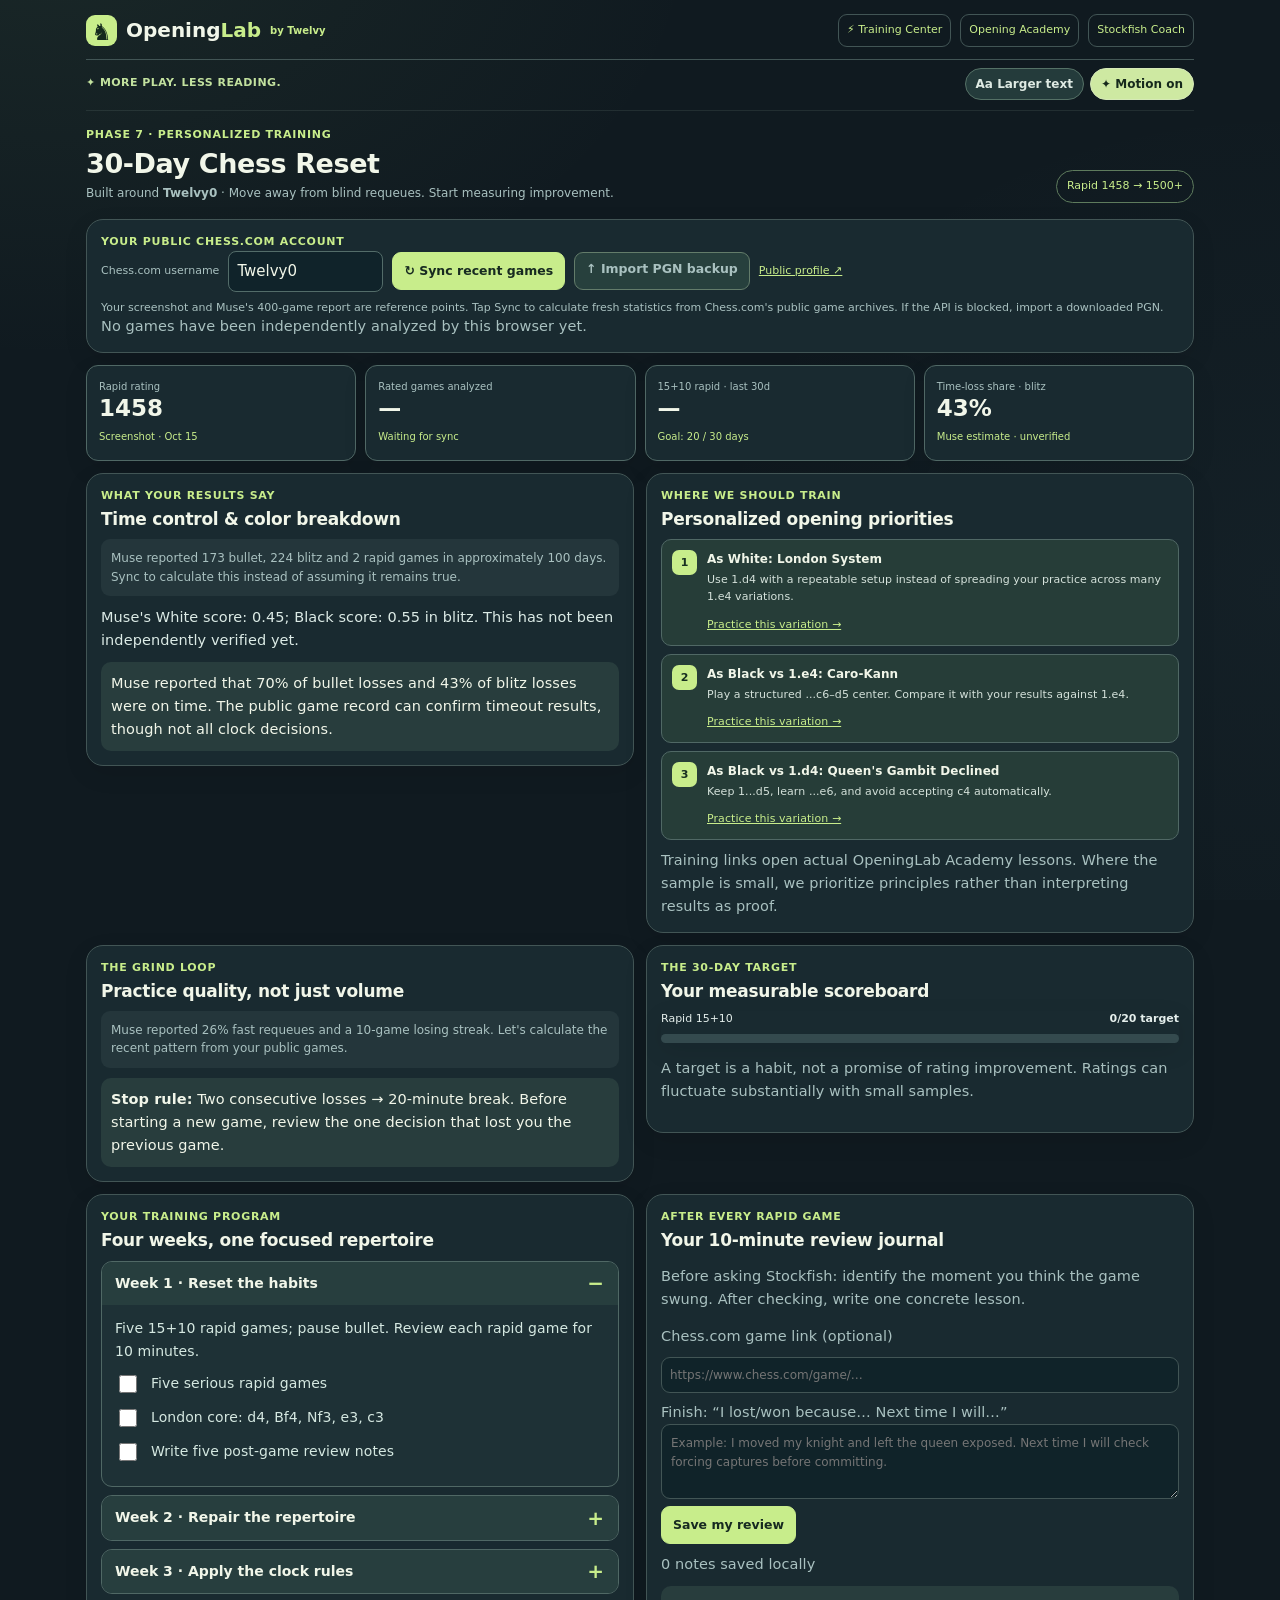
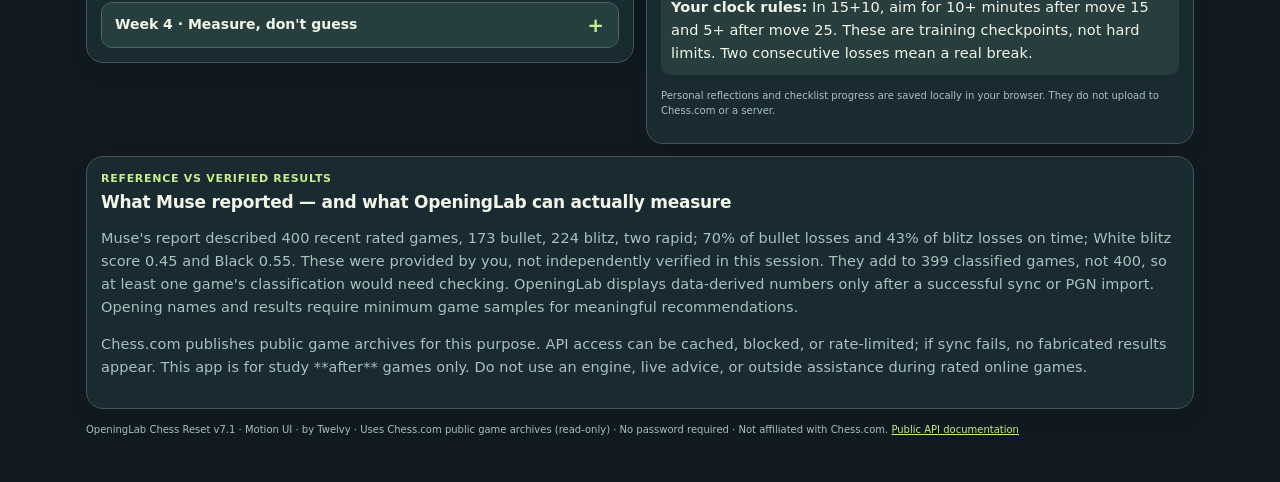
<file: my-chess-reset.html>
<!doctype html>
<html lang="en"><head><meta charset="utf-8"><meta name="viewport" content="width=device-width,initial-scale=1,viewport-fit=cover"><meta name="theme-color" content="#101a20">
<meta name="description" content="OpeningLab by Twelvy: personalized chess improvement plan from your own public Chess.com games.">
<title>OpeningLab · Twelvy0 Chess Reset</title>
<style>
:root{--bg:#101a20;--panel:#192a30;--panel2:#23383e;--stroke:#425555;--text:#f1f6e9;--muted:#a9c1c0;--lime:#c8ed8b;--blue:#a9d4ed;--red:#f3b6a9}
*{box-sizing:border-box}body{margin:0;background:var(--bg);color:var(--text);font:13px/1.48 system-ui,-apple-system,'Segoe UI',sans-serif}button,input,textarea{font:inherit}button{cursor:pointer}button:disabled{opacity:.45;cursor:not-allowed}button:focus-visible,input:focus-visible,textarea:focus-visible,a:focus-visible{outline:3px solid var(--lime);outline-offset:3px}a{color:var(--lime)}
.shell{max-width:1140px;margin:auto;padding:10px 16px 35px}.header{display:flex;justify-content:space-between;align-items:center;gap:12px;padding:4px 0 12px;border-bottom:1px solid var(--stroke)}.brand{color:var(--text);text-decoration:none;font-size:20px;font-weight:900;display:flex;gap:9px;align-items:center}.brand b{color:var(--lime)}.mark{width:31px;height:31px;background:var(--lime);border-radius:9px;color:#13291d;display:grid;place-items:center;font-size:23px}.by{font-size:10px;color:var(--lime)}.links{display:flex;gap:9px;font-size:11px}.links a{text-decoration:none;padding:7px 8px;border:1px solid var(--stroke);border-radius:9px}
.hero{display:flex;justify-content:space-between;align-items:end;gap:12px;margin:16px 0}.hero h1{font-size:27px;margin:3px 0 4px;line-height:1.17}.hero p{margin:0;color:var(--muted);font-size:12px}.eyebrow{color:var(--lime);font-size:10px;font-weight:900;letter-spacing:.10em}.tag{border:1px solid #5e7b5d;border-radius:30px;color:var(--lime);font-size:11px;padding:7px 10px;white-space:nowrap}
.card{border:1px solid var(--stroke);background:var(--panel);border-radius:15px;padding:14px;min-width:0}.card h2{margin:4px 0 9px;font-size:17px}.card h3{margin:4px 0 9px;font-size:14px}.info{color:var(--muted);font-size:11px;line-height:1.45}.sync{display:flex;align-items:center;gap:9px;flex-wrap:wrap}.sync label{font-size:11px;color:var(--muted)}.sync input[type=text]{width:155px;border:1px solid #536c69;background:#10232a;color:#f2f7e9;border-radius:8px;padding:8px}.btn{border:1px solid #637c6a;padding:8px 11px;background:#27403d;color:var(--text);border-radius:9px;font-weight:700;font-size:11px}.btn.primary{background:var(--lime);border-color:var(--lime);color:#172a20;font-weight:900}.filebtn{position:relative;display:inline-block}.filebtn input{position:absolute;inset:0;opacity:0;width:100%;cursor:pointer}.state{font-size:11px;color:var(--muted);line-height:1.4;padding-top:8px;min-height:20px}.state[data-state=bad]{color:var(--red)}.state[data-state=ok]{color:var(--lime)}
.stats{display:grid;grid-template-columns:repeat(4,minmax(0,1fr));gap:9px;margin-top:12px}.stat{background:var(--panel);border:1px solid var(--stroke);border-radius:12px;padding:13px 12px;min-width:0}.stat strong{display:block;font-size:23px;color:var(--text);line-height:1.3;font-variant-numeric:tabular-nums}.stat label{font-size:10px;color:var(--muted);display:block}.stat small{font-size:10px;color:var(--lime)}
.grid{display:grid;grid-template-columns:1fr 1fr;gap:12px;margin-top:12px;align-items:start}.metric{margin:9px 0}.metric-title{display:flex;justify-content:space-between;gap:8px;color:#e4eeeb;font-size:11px}.metric-title b{font-size:11px}.meter{height:9px;background:#344a4e;border-radius:10px;overflow:hidden;margin-top:6px}.meter>div{height:100%;background:var(--lime);width:0;transition:width .45s}.meter.secondary>div{background:#9ccbe8}.meter.warning>div{background:#dfab79}
.focus{display:flex;align-items:flex-start;gap:10px;background:#263d38;border:1px solid #527662;border-radius:10px;padding:10px;margin-top:8px}.focus .num{background:var(--lime);border-radius:7px;width:25px;min-width:25px;height:25px;color:#183021;display:grid;place-items:center;font-weight:900;font-size:11px}.focus strong{font-size:12px;display:block}.focus p{font-size:11px;margin:2px 0 6px;color:#d5e2db}.focus a{font-size:11px}.highlight{color:var(--lime);font-weight:750}.warning{color:#f0d3a7}.bad{color:var(--red)}.summary{margin-top:10px;line-height:1.5;color:#dcebe6;font-size:11px}.trend{display:flex;gap:5px;align-items:end;height:105px;margin-top:7px}.trendcol{flex:1;display:flex;flex-direction:column;align-items:center;justify-content:end;gap:4px;min-width:0}.trendbar{background:var(--lime);width:80%;max-width:38px;border-radius:4px 4px 0 0;min-height:2px}.trendcol small{color:var(--muted);font-size:10px}.opening-row{display:flex;justify-content:space-between;gap:10px;margin-top:7px;padding:7px 0;border-bottom:1px solid #34494a;font-size:11px}.opening-row .rate{font-weight:850;color:var(--lime);white-space:nowrap}
.steps{margin-top:10px}.week{border:1px solid var(--stroke);border-radius:10px;margin-top:8px;overflow:hidden}.week-head{font-weight:850;font-size:12px;background:#24373b;padding:8px 10px}.week-body{padding:9px 10px;font-size:11px;color:#d5e8e1}.week-body p{margin:0 0 5px}.task{display:flex;gap:9px;align-items:center;margin:7px 0;font-size:11px}.task input{accent-color:#c8ed8b;width:15px;height:15px}.journal textarea{width:100%;min-height:75px;resize:vertical;padding:9px;border:1px solid var(--stroke);border-radius:9px;background:#102329;color:var(--text);font-size:12px}.journal input{width:100%;padding:8px;border:1px solid var(--stroke);border-radius:9px;background:#102329;color:var(--text);margin:8px 0;font-size:12px}.journal .entry{border:1px solid #436056;background:#243b37;border-radius:9px;padding:9px 10px;margin-top:8px}.entry p{margin:4px 0;color:#dde9e4;overflow-wrap:anywhere}.entry small{color:var(--muted)}.entry a{font-size:10px}.callout{background:#283d3d;border-radius:10px;padding:10px;font-size:11px;margin-top:10px}.sidenote{font-size:10px;color:var(--muted);margin-top:13px}.empty{font-size:12px;color:var(--muted);padding:10px;background:#24363b;border-radius:9px}.revamp{margin-top:12px}
@media(max-width:680px){.shell{padding:8px 10px 28px}.hero h1{font-size:22px}.hero{align-items:start}.tag{font-size:9px;padding:5px 7px}.grid{grid-template-columns:1fr}.stats{grid-template-columns:repeat(2,minmax(0,1fr))}.header{flex-wrap:wrap}.links{gap:5px}.links a{font-size:10px;padding:5px}.card{padding:11px}.stat{padding:11px}.sync{gap:7px}}
@media(prefers-reduced-motion:reduce){.meter>div{transition:none}}
</style><link rel="stylesheet" href="./motion-v8-1.css">
<script defer src="./motion-v8-1.js"></script>
</head><body><div class="shell">
<header class="header"><a class="brand" href="./index.html"><span class="mark">♞</span><span>Opening<b>Lab</b></span><span class="by">by Twelvy</span></a><nav class="links"><a href="./training-center.html">⚡ Training Center</a><a href="./opening-academy.html">Opening Academy</a><a href="./coach-v5-1.html">Stockfish Coach</a></nav></header>
<div class="hero"><div><div class="eyebrow">PHASE 7 · PERSONALIZED TRAINING</div><h1>30-Day Chess Reset</h1><p>Built around <strong>Twelvy0</strong> · Move away from blind requeues. Start measuring improvement.</p></div><span class="tag">Rapid 1458 → 1500+</span></div>
<section class="card"><div class="eyebrow">YOUR PUBLIC CHESS.COM ACCOUNT</div><div class="sync"><label for="username">Chess.com username</label><input id="username" type="text" value="Twelvy0" autocomplete="off" maxlength="25" spellcheck="false"><button id="syncButton" class="btn primary" type="button">↻ Sync recent games</button><label class="filebtn btn">↑ Import PGN backup<input type="file" id="pgnFile" accept=".pgn,text/plain"></label><a href="https://www.chess.com/member/twelvy0" target="_blank" rel="noopener" style="font-size:11px">Public profile ↗</a></div>
<div id="syncStatus" class="state" role="status" data-state="neutral">Your screenshot and Muse's 400-game report are reference points. Tap Sync to calculate fresh statistics from Chess.com's public game archives. If the API is blocked, import a downloaded PGN.</div><div class="info" id="coverage">No games have been independently analyzed by this browser yet.</div></section>
<div class="stats">
 <div class="stat"><label>Rapid rating</label><strong id="rapidRating">1458</strong><small id="rapidSource">Screenshot · Oct 15</small></div>
 <div class="stat"><label>Rated games analyzed</label><strong id="gamesAnalyzed">—</strong><small id="gamesSource">Waiting for sync</small></div>
 <div class="stat"><label>15+10 rapid · last 30d</label><strong id="rapidPlayed">—</strong><small id="rapidTarget">Goal: 20 / 30 days</small></div>
 <div class="stat"><label>Time-loss share · blitz</label><strong id="blitzFlags">43%</strong><small id="blitzSource">Muse estimate · unverified</small></div>
</div>
<div class="grid">
<section class="card"><div class="eyebrow">WHAT YOUR RESULTS SAY</div><h2>Time control & color breakdown</h2><div id="distribution"><div class="empty">Muse reported 173 bullet, 224 blitz and 2 rapid games in approximately 100 days. Sync to calculate this instead of assuming it remains true.</div></div><div id="sideScores" class="summary">Muse's White score: 0.45; Black score: 0.55 in blitz. This has not been independently verified yet.</div><div id="timeoutNote" class="callout">Muse reported that 70% of bullet losses and 43% of blitz losses were on time. The public game record can confirm timeout results, though not all clock decisions.</div></section>
<section class="card"><div class="eyebrow">WHERE WE SHOULD TRAIN</div><h2>Personalized opening priorities</h2><div id="focusItems"></div><div class="info" style="margin-top:9px">Training links open actual OpeningLab Academy lessons. Where the sample is small, we prioritize principles rather than interpreting results as proof.</div></section>
<section class="card"><div class="eyebrow">THE GRIND LOOP</div><h2>Practice quality, not just volume</h2><div id="habits"><div class="empty">Muse reported 26% fast requeues and a 10-game losing streak. Let's calculate the recent pattern from your public games.</div></div><div class="callout"><strong>Stop rule:</strong> Two consecutive losses → 20-minute break. Before starting a new game, review the one decision that lost you the previous game.</div></section>
<section class="card"><div class="eyebrow">THE 30-DAY TARGET</div><h2>Your measurable scoreboard</h2><div id="targets"><div class="metric"><div class="metric-title">Rapid 15+10 <b>0/20 target</b></div><div class="meter"><div style="width:0"></div></div></div></div><div id="dailyBars"></div><p class="info">A target is a habit, not a promise of rating improvement. Ratings can fluctuate substantially with small samples.</p></section>
</div>
<div class="grid revamp">
<section class="card"><div class="eyebrow">YOUR TRAINING PROGRAM</div><h2>Four weeks, one focused repertoire</h2><div class="steps">
<div class="week"><div class="week-head">Week 1 · Reset the habits</div><div class="week-body"><p>Five 15+10 rapid games; pause bullet. Review each rapid game for 10 minutes.</p><label class="task"><input type="checkbox" data-task="w1-rapid"> Five serious rapid games</label><label class="task"><input type="checkbox" data-task="w1-london"> London core: d4, Bf4, Nf3, e3, c3</label><label class="task"><input type="checkbox" data-task="w1-review"> Write five post-game review notes</label></div></div>
<div class="week"><div class="week-head">Week 2 · Repair the repertoire</div><div class="week-body"><p>Five 15+10 rapid games. No bullet for the second week. Study Black's two principal responses.</p><label class="task"><input type="checkbox" data-task="w2-rapid"> Five more rapid games</label><label class="task"><input type="checkbox" data-task="w2-caro"> Caro-Kann against 1.e4</label><label class="task"><input type="checkbox" data-task="w2-qgd"> Queen's Gambit Declined against 1.d4</label></div></div>
<div class="week"><div class="week-head">Week 3 · Apply the clock rules</div><div class="week-body"><p>Five rapid games; use increment and the checks–captures–threats scan. Bullet only for fun, up to five a day.</p><label class="task"><input type="checkbox" data-task="w3-rapid"> Five rapid games</label><label class="task"><input type="checkbox" data-task="w3-clock"> Record time at moves 15 and 25</label><label class="task"><input type="checkbox" data-task="w3-review"> Correct one recurring mistake</label></div></div>
<div class="week"><div class="week-head">Week 4 · Measure, don't guess</div><div class="week-body"><p>Five rapid games. Compare opening results, flagged losses and review consistency with the first week.</p><label class="task"><input type="checkbox" data-task="w4-rapid"> Reach 20 reviewed rapid games</label><label class="task"><input type="checkbox" data-task="w4-lines"> First 8 moves and 3 plans for each core defense</label><label class="task"><input type="checkbox" data-task="w4-assess"> Complete the 30-day assessment</label></div></div>
</div></section>
<section class="card journal"><div class="eyebrow">AFTER EVERY RAPID GAME</div><h2>Your 10-minute review journal</h2><p class="info">Before asking Stockfish: identify the moment you think the game swung. After checking, write one concrete lesson.</p><label for="gameLink" class="info">Chess.com game link (optional)</label><input id="gameLink" placeholder="https://www.chess.com/game/…"><label for="reflection" class="info">Finish: “I lost/won because… Next time I will…”</label><textarea id="reflection" maxlength="1200" placeholder="Example: I moved my knight and left the queen exposed. Next time I will check forcing captures before committing."></textarea><button id="saveReview" class="btn primary" type="button">Save my review</button><div id="reviewCount" class="info" style="margin-top:9px">0 reviews saved</div><div id="reviewList"></div>
<div class="callout"><strong>Your clock rules:</strong> In 15+10, aim for 10+ minutes after move 15 and 5+ after move 25. These are training checkpoints, not hard limits. Two consecutive losses mean a real break.</div><p class="sidenote">Personal reflections and checklist progress are saved locally in your browser. They do not upload to Chess.com or a server.</p></section>
</div>
<div class="card" style="margin-top:12px"><div class="eyebrow">REFERENCE VS VERIFIED RESULTS</div><h2>What Muse reported — and what OpeningLab can actually measure</h2><p class="info">Muse's report described 400 recent rated games, 173 bullet, 224 blitz, two rapid; 70% of bullet losses and 43% of blitz losses on time; White blitz score 0.45 and Black 0.55. These were provided by you, not independently verified in this session. They add to 399 classified games, not 400, so at least one game's classification would need checking. OpeningLab displays data-derived numbers only after a successful sync or PGN import. Opening names and results require minimum game samples for meaningful recommendations.</p><p class="info">Chess.com publishes public game archives for this purpose. API access can be cached, blocked, or rate-limited; if sync fails, no fabricated results appear. This app is for study **after** games only. Do not use an engine, live advice, or outside assistance during rated online games.</p></div>
<p class="sidenote">OpeningLab Chess Reset v7.1 · Motion UI · by Twelvy · Uses Chess.com public game archives (read-only) · No password required · Not affiliated with Chess.com. <a href="https://www.chess.com/news/view/published-data-api" target="_blank" rel="noopener">Public API documentation</a></p>
</div>
<script>
'use strict';
const $=id=>document.getElementById(id),USER='Twelvy0',KEY='openinglab.reset.v7.';
let currentUser='Twelvy0',summary=[],rating=null,lastSource='',checkedAt=0,complete=false,fetchBusy=false;
let reviews=[],checks={};
try{reviews=JSON.parse(localStorage.getItem(KEY+'reviews')||'[]');checks=JSON.parse(localStorage.getItem(KEY+'checks')||'{}');}catch(e){reviews=[];checks={};}
function safeStore(k,v){try{localStorage.setItem(KEY+k,JSON.stringify(v));}catch(e){}}
function num(v){return Number.isFinite(v)?String(v):'—'}
function pct(x){return Number.isFinite(x)?(100*x).toFixed(0)+'%':'—'}
function timeDate(t){return t?new Date(t*1000).toLocaleDateString():'—'}
function stamp(ms){return ms?new Date(ms).toLocaleString():'not yet'}
function status(msg,kind='neutral'){$('syncStatus').textContent=msg;$('syncStatus').dataset.state=kind}
function deriveEco(g,headers){
 const h=headers||{};
 return String(h.ECO||'').match(/\b[A-E][0-9]{2}\b/)?.[0]||String(g.eco||'').match(/\b[A-E][0-9]{2}\b/)?.[0]||'';
}
function headersFromPgn(pgn){
 const h={};for(const m of String(pgn||'').matchAll(/^\[([A-Za-z_]+) "([^"]*)"\]/gm))h[m[1]]=m[2];return h;
}
function firstMove(pgn){
 const movetext=String(pgn||'').replace(/^\[[^\n]*\]\s*$/gm,' ').replace(/\{[^}]*\}/g,' ').replace(/;[^\n]*/g,' ');
 return movetext.match(/\b1\.\s*(?:\.\.\.\s*)?([a-h][1-8]|[NBRQK][a-h1-8x+#=-]+)\b/)?.[1]||'';
}
function getGameClass(control){
 const str=String(control||'');
 if(!str||str.includes('/'))return 'unknown';
 const secs=Number(str.split(/[+|]/)[0]);
 if(!Number.isFinite(secs))return 'unknown';
 const inc=Number(str.split(/[+|]/)[1]||0);
 const effective=secs+40*inc;
 return effective>=600?'rapid':effective>=180?'blitz':'bullet';
}
function summarize(g,user,source='api'){
 const pgn=g.pgn||'',hdr=headersFromPgn(pgn),white=(g.white?.username||hdr.White||'').toLowerCase(),black=(g.black?.username||hdr.Black||'').toLowerCase(),u=user.toLowerCase();
 if(white!==u&&black!==u)return null;
 if(source==='api'&&(g.rated!==true||g.rules!=='chess'))return null;
 const side=white===u?'white':'black';
 let outcome='';
 if(source==='api'){
  const result=String(g[side]?.result||'').toLowerCase();
  if(result==='win')outcome='win';
  else if(['agreed','repetition','stalemate','insufficient','50move','timevsinsufficient','draw'].includes(result))outcome='draw';
  else if(result)outcome='loss';
  else return null;
 }else{
  const result=hdr.Result||'';
  outcome=result==='1/2-1/2'?'draw':result==='1-0'?(side==='white'?'win':'loss'):result==='0-1'?(side==='black'?'win':'loss'):'';
  if(!outcome||hdr.SetUp==='1'||hdr.Variant&&hdr.Variant!=='Standard')return null;
 }
 const myResult=source==='api'?String(g[side]?.result||'').toLowerCase():'';
 const termination=hdr.Termination||'';
 const timeLoss=outcome==='loss'&&(myResult==='timeout'||(/\btime\b|\bflagged\b/i.test(termination)&&!/\bopponent\b/i.test(termination)));
 const tc=g.time_control||hdr.TimeControl||'',klass=g.time_class||getGameClass(tc);
 if(!['rapid','blitz','bullet'].includes(klass))return null;
 const timestamp=Number(g.end_time||(hdr.UTCDate&&hdr.UTCTime?Date.parse(hdr.UTCDate.replace(/\./g,'-')+'T'+hdr.UTCTime+'Z')/1000:null)||Date.parse((hdr.Date||'').replace(/\./g,'-'))/1000);
 if(!Number.isFinite(timestamp)||timestamp<=0)return null;
 const eco=deriveEco(g,hdr);
 const opening=(hdr.Opening||String(g.eco||'').split('/openings/')[1]||eco||'Unknown opening').replace(/-/g,' ').slice(0,65);
 const url=String(g.url||hdr.Link||'');
 return{t:timestamp,side,outcome,timeLoss,klass,tc,eco,opening,first:firstMove(pgn),url};
}
function parsePgn(text,user){
 const splits=String(text).trim().split(/\n\s*\n(?=\[(?:Event|Site|Date|UTCDate|White) ")/);
 let res=[];
 for(const part of splits){const hdr=headersFromPgn(part);if(!hdr.White||!hdr.Black)continue;const g=summarize({pgn:part},user,'pgn');if(g)res.push(g);}
 return res;
}
function scoreOf(games){if(!games.length)return NaN;return(games.filter(x=>x.outcome==='win').length+.5*games.filter(x=>x.outcome==='draw').length)/games.length;}
function shareFlag(games){const losses=games.filter(x=>x.outcome==='loss');return losses.length?losses.filter(x=>x.timeLoss).length/losses.length:NaN;}
function is1510(g){return g.klass==='rapid'&&/^(900(?:\+|\|)10)$/.test(g.tc);}
function metric(parent,label,count,total,klass=''){
 const wrap=document.createElement('div');wrap.className='metric';wrap.innerHTML='<div class="metric-title"><span></span><b></b></div><div class="meter"><div></div></div>';
 wrap.querySelector('span').textContent=label;wrap.querySelector('b').textContent=(Number.isFinite(count)?count:'—')+' / '+total;
 const bar=wrap.querySelector('.meter');if(klass)bar.classList.add(klass);
 wrap.querySelector('.meter>div').style.width=Math.max(0,Math.min(100,total&&Number.isFinite(count)?100*count/total:0))+'%';parent.append(wrap);
}
function classifyOpening(game){
 const n=game.opening.toLowerCase();
 const code=game.eco;
 if(/caro|c4?0[0-2]/.test(n)||/^B1[0-9]$/.test(code))return'Caro-Kann';
 if(/sicilian/.test(n)||/^B[2-9]\d$/.test(code))return'Sicilian';
 if(/queen.s gambit accepted/.test(n)||code==='D20')return"Queen's Gambit Accepted";
 if(/queen.s gambit declined/.test(n)||/^D3[0-9]$/.test(code))return"Queen's Gambit Declined";
 if(/london/.test(n))return'London System';
 if(/italian|giuoco|two knights/.test(n))return'Italian Game';
 if(/spanish|ruy lopez/.test(n))return'Ruy Lopez';
 if(/french/.test(n)||/^C0[0-9]$/.test(code))return'French Defense';
 return game.opening||'Unknown';
}
function showFocus(games,live){
 const root=$('focusItems');root.replaceChildren();
 const recent=games.filter(g=>g.klass==='blitz'||g.klass==='rapid');
 const white=recent.filter(g=>g.side==='white');
 const blackE4=recent.filter(g=>g.side==='black'&&g.first==='e4');
 const blackD4=recent.filter(g=>g.side==='black'&&g.first==='d4');
 const choices=[
 {title:'As White: London System',text:'Use 1.d4 with a repeatable setup instead of spreading your practice across many 1.e4 variations.',id:'london-classic',games:white,focus:'White score'},
 {title:'As Black vs 1.e4: Caro-Kann',text:'Play a structured ...c6–d5 center. Compare it with your results against 1.e4.',id:'caro-classic',games:blackE4,focus:'Results vs 1.e4'},
 {title:"As Black vs 1.d4: Queen's Gambit Declined",text:'Keep 1...d5, learn ...e6, and avoid accepting c4 automatically.',id:'qgd-black',games:blackD4,focus:'Results vs 1.d4'}
 ];
 if(live)choices.sort((a,b)=>{
  const deficit=x=>x.games.length>=7?(0.5-scoreOf(x.games)):0;
  return deficit(b)-deficit(a);
 });
 choices.forEach((x,i)=>{
  const node=document.createElement('div');node.className='focus';
  const badge=document.createElement('span');badge.className='num';badge.textContent=i+1;
  const right=document.createElement('div'),title=document.createElement('strong');title.textContent=x.title;
  const description=document.createElement('p');description.textContent=x.text;
  const link=document.createElement('a');link.href='./opening-academy.html?lesson='+encodeURIComponent(x.id);link.textContent='Practice this variation →';
  right.append(title,description);
  if(live){
   const stat=document.createElement('p');stat.className='info';
   stat.textContent=x.games.length>=7?x.focus+': '+pct(scoreOf(x.games))+' over '+x.games.length+' recent games (win=1, draw=½).':'Sample: '+x.games.length+' games. Not enough to rank reliably (minimum 7).';
   right.append(stat);
  }
  right.append(link);node.append(badge,right);root.append(node);
 });
}
function showSnapshot(){
 $('gamesAnalyzed').textContent='—';$('gamesSource').textContent='Waiting for sync';
 $('rapidPlayed').textContent='—';$('rapidSource').textContent='Screenshot · Oct 15';$('rapidRating').textContent='1458';$('blitzFlags').textContent='43%';$('blitzSource').textContent='Muse estimate · unverified';
 showFocus([],false);
}
function update(games,kind='api'){
 const now=Date.now()/1000,cut=now-100*86400,last30=now-30*86400;
 const recent=games.filter(g=>g.t>=cut).sort((a,b)=>b.t-a.t).slice(0,400);
 const isLive=kind==='api';
 summary=recent;lastSource=kind;
 $('gamesAnalyzed').textContent=num(recent.length);$('gamesSource').textContent=(kind==='api'?'Public API':'Imported PGN')+' · last 100 days';
 const rapid30=recent.filter(g=>g.t>=last30&&is1510(g));
 $('rapidPlayed').textContent=rapid30.length;
 const blitz=recent.filter(g=>g.klass==='blitz');
 const flag=shareFlag(blitz);
 $('blitzFlags').textContent=pct(flag);$('blitzSource').textContent='From '+blitz.filter(g=>g.outcome==='loss').length+' blitz losses';
 const controls=$('distribution');controls.replaceChildren();
 if(!recent.length){controls.innerHTML='<div class="empty">No qualifying rated standard games found in this period. Check the username or imported PGN.</div>';}
 else{
  const n=recent.length;
  for(const tc of ['bullet','blitz','rapid'])metric(controls,tc[0].toUpperCase()+tc.slice(1),recent.filter(g=>g.klass===tc).length,n,tc==='blitz'?'secondary':'');
 }
 const w=recent.filter(g=>g.klass==='blitz'&&g.side==='white'),b=recent.filter(g=>g.klass==='blitz'&&g.side==='black');
 $('sideScores').textContent='Blitz score (win = 1, draw = ½): White '+pct(scoreOf(w))+' ('+w.length+' games), Black '+pct(scoreOf(b))+' ('+b.length+' games).';
 const bullet=recent.filter(g=>g.klass==='bullet');
 $('timeoutNote').textContent='Losses on time: Bullet '+pct(shareFlag(bullet))+' of '+bullet.filter(g=>g.outcome==='loss').length+' losses; Blitz '+pct(flag)+' of '+blitz.filter(g=>g.outcome==='loss').length+' losses.';
 const chronological=[...recent].sort((a,b)=>a.t-b.t);let rapidRequeue=0,maxLoss=0,curLoss=0;
 for(let i=0;i<chronological.length;i++){
  if(i&&chronological[i].t-chronological[i-1].t>=0&&chronological[i].t-chronological[i-1].t<=360)rapidRequeue++;
  curLoss=chronological[i].outcome==='loss'?curLoss+1:0;maxLoss=Math.max(maxLoss,curLoss);
 }
 const habits=$('habits');habits.replaceChildren();metric(habits,'Requeued within 6 minutes',rapidRequeue,Math.max(1,chronological.length-1),'warning');
 const text=document.createElement('p');text.className='summary';text.textContent='Longest observed losing streak: '+maxLoss+'. Fast requeues: '+rapidRequeue+' of '+Math.max(0,chronological.length-1)+' consecutive-game gaps. This is not a measure of decision quality by itself.';habits.append(text);
 const target=$('targets');target.replaceChildren();
 metric(target,'15+10 rapid games in last 30 days',rapid30.length,20);
 const wscore=scoreOf(w);metric(target,'Blitz as White · 50% score goal',Number.isFinite(wscore)?Math.round(wscore*100):NaN,50);
 const rateLoss=shareFlag(blitz);metric(target,'Blitz losses NOT on time · 75% target',Number.isFinite(rateLoss)?Math.round((1-rateLoss)*100):NaN,75);
 const reviewsInMonth=reviews.filter(r=>r.when>=Date.now()-30*86400*1000).length;metric(target,'Post-game review notes · 20 goal',reviewsInMonth,20);
 const openings=new Map();for(const g of recent.filter(g=>g.side==='white'&&g.klass==='blitz')){const k=classifyOpening(g);const prev=openings.get(k)||[];prev.push(g);openings.set(k,prev);}
 const sorted=[...openings].filter(([_,gs])=>gs.length>=5).sort((a,b)=>scoreOf(a[1])-scoreOf(b[1]));
 const zone=document.createElement('div');zone.style.marginTop='10px';const title=document.createElement('div');title.className='eyebrow';title.textContent='YOUR WEAKEST WHITE LINES (MIN. 5 GAMES)';zone.append(title);
 if(!sorted.length){const note=document.createElement('p');note.className='info';note.textContent='Not enough games with recognizable opening labels to rank specific White openings reliably.';zone.append(note);}
 else for(const [name,gs] of sorted.slice(0,4)){const row=document.createElement('div');row.className='opening-row';const left=document.createElement('span');left.textContent=name+' ('+gs.length+')';const right=document.createElement('span');right.className='rate';right.textContent=pct(scoreOf(gs));row.append(left,right);zone.append(row);}
 $('distribution').append(zone);
 showFocus(recent,true);
 const daily=$('dailyBars');daily.replaceChildren();const h=document.createElement('h3');h.style.marginTop='14px';h.textContent='Rapid games · last 7 days';daily.append(h);
 const chart=document.createElement('div');chart.className='trend';const start=new Date();start.setHours(0,0,0,0);
 const vals=[];for(let delta=6;delta>=0;delta--){const t=start.getTime()/1000-delta*86400;vals.push({count:recent.filter(g=>g.klass==='rapid'&&g.t>=t&&g.t<t+86400).length,day:new Date(t*1000).toLocaleDateString(undefined,{weekday:'short'})});}
 const maximum=Math.max(1,...vals.map(x=>x.count));
 for(const d of vals){const col=document.createElement('div');col.className='trendcol';const bar=document.createElement('div');bar.className='trendbar';bar.style.height=(Math.max(3,80*d.count/maximum))+'px';bar.title=d.count+' rapid games';const val=document.createElement('small');val.textContent=d.count;const label=document.createElement('small');label.textContent=d.day;col.append(val,bar,label);chart.append(col);}daily.append(chart);
 $('coverage').textContent='Showing '+recent.length+' latest qualifying rated standard games from the past 100 days. Source: '+(kind==='api'?'Chess.com public archives':'PGN upload')+'. Latest included game: '+timeDate(recent[0]?.t)+'.';
}
function parseStats(stats){const r=stats?.chess_rapid?.last?.rating;if(Number.isFinite(r)){$('rapidRating').textContent=r;$('rapidSource').textContent='Chess.com API · current published';}}
const sleep=ms=>new Promise(r=>setTimeout(r,ms));
async function getJson(url,limit=14000){
 const abort=new AbortController();const id=setTimeout(()=>abort.abort(),limit);
 try{const response=await fetch(url,{mode:'cors',credentials:'omit',signal:abort.signal,headers:{Accept:'application/json'}});
  if(!response.ok)throw Error('Chess.com API HTTP '+response.status+' ('+new URL(url).pathname+')');
  return await response.json();
 }finally{clearTimeout(id);}
}
async function sync(){
 if(fetchBusy)return;const username=$('username').value.trim();
 if(!/^[A-Za-z0-9_-]{3,25}$/.test(username)){status('Enter a valid Chess.com username (letters, numbers, hyphens and underscores).','bad');return;}
 fetchBusy=true;currentUser=username;$('syncButton').disabled=true;status('Connecting to Chess.com public archives…');
 const base='https://api.chess.com/pub/player/'+encodeURIComponent(username.toLowerCase());
 let partial=[],failures=[],archives=[];
 try{
  const [index,stats]=await Promise.allSettled([getJson(base+'/games/archives'),getJson(base+'/stats')]);
  if(index.status!=='fulfilled')throw Error('Archive list could not load: '+String(index.reason?.message||index.reason));
  if(stats.status==='fulfilled')parseStats(stats.value);
  archives=(index.value.archives||[]).filter(x=>/^https:\/\/api\.chess\.com\/pub\/player\/[^/]+\/games\/\d{4}\/\d{2}$/.test(x));
  const recentCut=Date.now()/1000-100*86400;
  let months=archives.filter(url=>{
    const m=url.match(/\/(\d{4})\/(\d{2})$/);const end=new Date(Date.UTC(+m[1],+m[2],1)).getTime()/1000;return end>=recentCut-86400*30;
  }).reverse().slice(0,8);
  for(let i=0;i<months.length;i++){
   const url=months[i];status('Downloading public games: '+(i+1)+' of '+months.length+' recent months…');
   try{const doc=await getJson(url,17000);
    const games=(doc.games||[]).map(g=>summarize(g,username)).filter(Boolean);
    partial.push(...games);
   }catch(e){failures.push(url.split('/').slice(-2).join('/')+': '+(e?.message||'error'));}
   await sleep(200);
  }
  if(!partial.length)throw Error('No qualifying games could be loaded. '+failures.join(' | '));
  const unique=new Map();for(const g of partial){unique.set(g.url||g.t+'-'+g.side+'-'+g.tc,g);}
  partial=[...unique.values()].sort((a,b)=>b.t-a.t).slice(0,400);
  checkedAt=Date.now();complete=failures.length===0;lastSource='api';
  update(partial,'api');safeStore('cache',{user:username,games:partial,rating:$('rapidRating').textContent,date:checkedAt,complete});
  status('Updated from public Chess.com games · '+new Date(checkedAt).toLocaleTimeString()+(failures.length?' · Some months failed: '+failures.join(', '):''),failures.length?'neutral':'ok');
  if(failures.length)$('coverage').textContent+=' Incomplete archive coverage: '+failures.join(', ');
 }catch(e){
  status('Live sync did not finish: '+String(e.message||e)+'. Try again, or import your downloaded Chess.com PGN instead. Previous data is preserved.','bad');
 }finally{fetchBusy=false;$('syncButton').disabled=false;}
}
$('syncButton').addEventListener('click',sync);
$('pgnFile').addEventListener('change',async e=>{
 const file=e.target.files?.[0];if(!file)return;
 if(file.size>18*1024*1024){status('PGN file is larger than 18 MB. Please export a shorter period.','bad');return;}
 try{const text=await file.text();const games=parsePgn(text,$('username').value.trim());
  if(!games.length)throw Error('No matching completed standard games for this username.');
  const recent=games.sort((a,b)=>b.t-a.t).slice(0,400);
  update(recent,'pgn');lastSource='pgn';checkedAt=Date.now();safeStore('cache',{user:$('username').value.trim(),games:recent,rating:$('rapidRating').textContent,date:checkedAt,complete:false});
  status('Loaded '+games.length+' games from the PGN file (up to 400 recent games shown). No Chess.com sync needed.','ok');
 }catch(err){status('Could not read this PGN: '+String(err?.message||err),'bad');}
 e.target.value='';
});
function renderReviews(){
 $('reviewCount').textContent=reviews.length+' notes saved locally';
 const out=$('reviewList');out.replaceChildren();
 for(const r of reviews.slice(0,4)){
  const div=document.createElement('div');div.className='entry';const date=document.createElement('small');date.textContent=new Date(r.when).toLocaleString();const p=document.createElement('p');p.textContent=r.text;div.append(date,p);
  if(/^https:\/\/(?:www\.)?chess\.com\/game\//.test(r.link)){const a=document.createElement('a');a.href=r.link;a.target='_blank';a.rel='noopener';a.textContent='Review game ↗';div.append(a);}
  out.append(div);
 }
}
$('saveReview').addEventListener('click',()=>{
 const text=$('reflection').value.trim(),link=$('gameLink').value.trim();
 if(text.length<12){status('Write a real takeaway of at least 12 characters before saving.','bad');return;}
 reviews.unshift({text:text.slice(0,1200),link:link.slice(0,450),when:Date.now()});reviews=reviews.slice(0,100);safeStore('reviews',reviews);
 $('reflection').value='';$('gameLink').value='';renderReviews();status('Review saved on this device. Keep building the habit!','ok');
 if(summary.length)update(summary,lastSource);
});
document.querySelectorAll('[data-task]').forEach(e=>{e.checked=!!checks[e.dataset.task];e.addEventListener('change',()=>{checks[e.dataset.task]=e.checked;safeStore('checks',checks);});});
renderReviews();showSnapshot();
try{const cached=JSON.parse(localStorage.getItem(KEY+'cache')||'null');if(cached?.games?.length&&cached.user?.toLowerCase()==='twelvy0'){currentUser=cached.user;checkedAt=cached.date;complete=cached.complete;update(cached.games,'api');$('rapidRating').textContent=cached.rating||'1458';$('rapidSource').textContent='Last public API sync';status('Showing previously fetched games · '+stamp(cached.date)+'. Tap Sync to refresh.','ok');}}catch(e){}
</script></body></html>
</file>
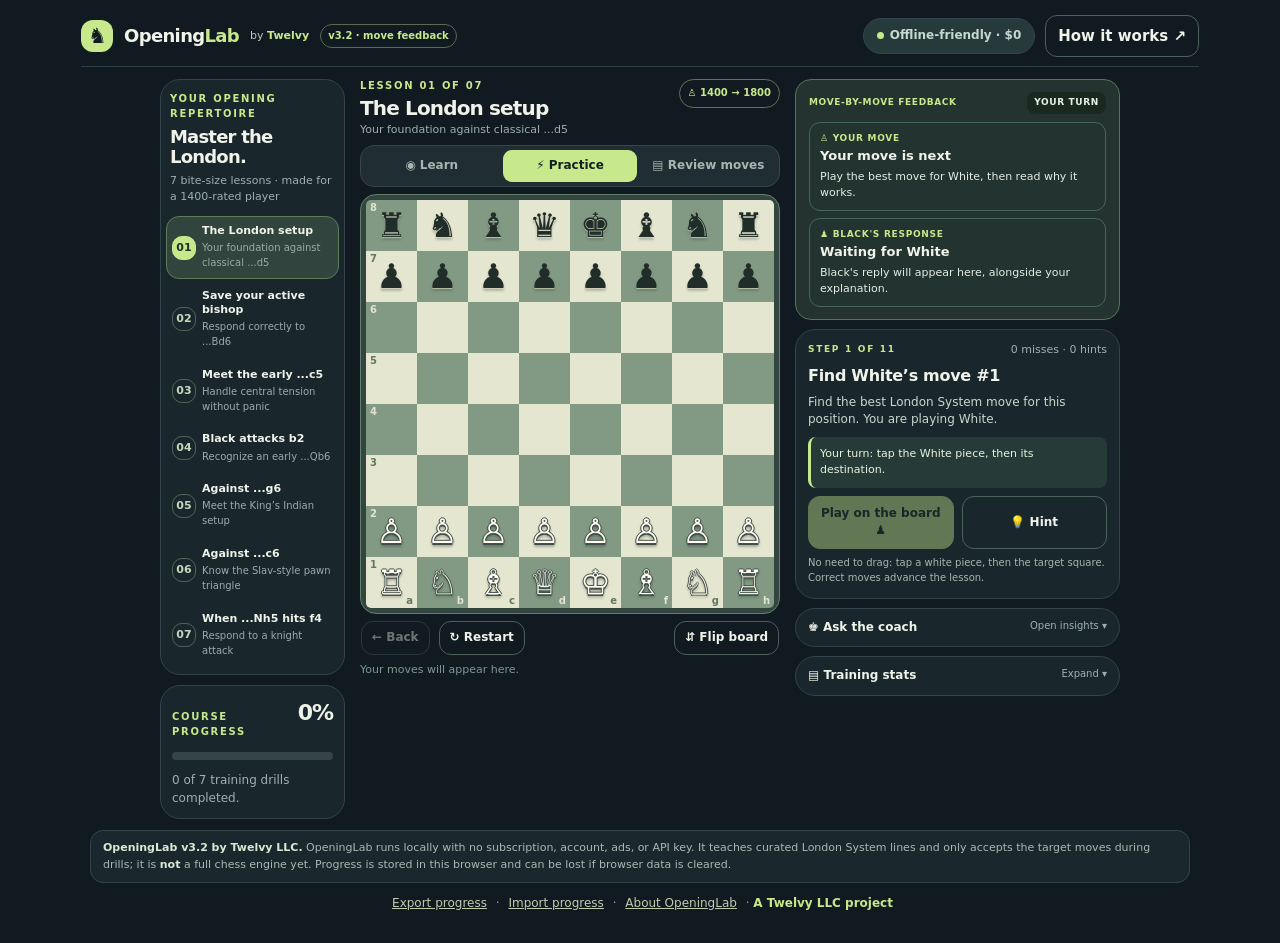
<file: practice-v3-2.html>
<!doctype html>
<html lang="en">
<head>
  <meta charset="utf-8" />
  <meta name="viewport" content="width=device-width, initial-scale=1, viewport-fit=cover" />
  <meta name="theme-color" content="#101a20" />
  <meta name="description" content="OpeningLab: a free, offline-first London System chess opening trainer." />
  <link rel="manifest" href="manifest.json" />
  <link rel="icon" type="image/svg+xml" href="favicon.svg" />
  <title>OpeningLab by Twelvy LLC · Practice the London</title>
  <style>
    :root { --bg:#101a20;--panel:#19272d;--panel2:#203038;--stroke:#33434a;--muted:#9eb0b1;--text:#f0f3e9;--accent:#c7e88b;--accent2:#94ba68;--cream:#f6ebd0;--dark-square:#829a83;--light-square:#e5e6cf;--bad:#f7a696;--gold:#e6c681;--radius:20px; }
    *{box-sizing:border-box}html{scroll-behavior:smooth}body{margin:0;background:var(--bg);color:var(--text);font:15px/1.48 -apple-system,BlinkMacSystemFont,"Segoe UI",system-ui,sans-serif}button,input{font:inherit}button{cursor:pointer}button:disabled{opacity:.42;cursor:not-allowed}button:focus-visible,input:focus-visible{outline:3px solid var(--accent);outline-offset:3px}button:active:not(:disabled){transform:translateY(1px)}.app{max-width:1450px;margin:0 auto;padding:22px 25px 60px}.topbar{display:flex;justify-content:space-between;align-items:center;gap:16px;padding:4px 0 25px;border-bottom:1px solid #304047}.brand{display:flex;align-items:center;gap:11px;font-size:21px;font-weight:800;letter-spacing:-.65px}.brand .logomark{background:var(--accent);width:37px;height:37px;display:grid;place-items:center;border-radius:12px;color:var(--bg);font-size:24px}.brand em{color:var(--accent);font-style:normal}.topright{display:flex;gap:10px;align-items:center}.pill{padding:8px 13px;background:#263a3c;border:1px solid var(--stroke);border-radius:50px;color:#c7d8ce;font-size:12px;font-weight:700}.online-dot{display:inline-block;width:7px;height:7px;border-radius:50%;background:var(--accent);margin-right:6px}.outline{border:1px solid #4b625c;background:transparent;color:var(--text);border-radius:12px;padding:9px 12px;font-weight:650}.outline:hover{background:#2c3d42}.layout{display:grid;grid-template-columns:minmax(230px,275px) minmax(320px,1fr) minmax(260px,318px);gap:21px;margin-top:24px;align-items:start}.sidebar,.board-panel,.coach-panel{min-width:0}.card{background:var(--panel);border:1px solid var(--stroke);border-radius:var(--radius);overflow:hidden}.side-head{padding:21px 19px 12px}.eyebrow{text-transform:uppercase;letter-spacing:1.7px;color:var(--accent);font-size:10px;font-weight:900}.side-head h1{font-size:23px;line-height:1.14;letter-spacing:-.8px;margin:7px 0 8px}.side-head p{margin:0;color:var(--muted);font-size:13px}.course-list{padding:3px 10px 14px}.course-button{width:100%;text-align:left;background:transparent;border:1px solid transparent;border-radius:13px;padding:11px 10px;color:var(--text);display:flex;gap:11px;align-items:center;margin-top:3px;transition:.15s}.course-button:hover{background:#293b41}.course-button.active{background:#31443d;border-color:#617b58}.course-number{flex:0 0 30px;height:30px;display:grid;place-items:center;border-radius:10px;border:1px solid #50645a;color:#c8d8bf;font-weight:800;font-size:12px}.course-button.active .course-number{background:var(--accent);color:#213023;border-color:var(--accent)}.course-info{flex:1;min-width:0}.course-title{font-weight:750;font-size:13px;line-height:1.28}.course-sub{color:#9eaaa9;font-size:11px;margin-top:3px}.check{color:var(--accent);font-weight:900;font-size:18px}.progress-card{margin-top:17px;padding:18px}.progress-top{display:flex;justify-content:space-between;align-items:baseline}.progress-top strong{font-size:27px;letter-spacing:-1px}.progress-track{height:8px;border-radius:10px;background:#35444a;margin:12px 0;overflow:hidden}.progress-fill{height:100%;background:var(--accent);border-radius:10px;transition:width .3s}.progress-card p{color:var(--muted);font-size:12px;margin:0}.board-title{display:flex;justify-content:space-between;gap:12px;align-items:flex-start;margin-bottom:15px}.board-title h2{font-size:25px;letter-spacing:-.85px;line-height:1.1;margin:5px 0}.board-title p{margin:0;color:var(--muted);font-size:12px}.level-tag{padding:8px 12px;border:1px solid #627454;border-radius:30px;color:var(--accent);font-size:11px;white-space:nowrap;font-weight:800}.mode-tabs{display:flex;gap:5px;background:#202e33;border:1px solid #37464b;padding:5px;border-radius:14px;margin:0 0 16px}.mode-btn{flex:1;border:0;background:transparent;color:#a6b7b1;padding:10px 5px;border-radius:9px;font-size:12px;font-weight:800}.mode-btn.active{color:#142021;background:var(--accent)}.board-frame{padding:10px;background:#32453f;border:1px solid #64806a;border-radius:16px;box-shadow:0 13px 30px #0003}.board{width:100%;aspect-ratio:1;display:grid;grid-template-columns:repeat(8,1fr);grid-template-rows:repeat(8,1fr);overflow:hidden;border-radius:5px;touch-action:manipulation}.sq{position:relative;min-width:0;border:0;border-radius:0;padding:0;display:flex;align-items:center;justify-content:center;background:var(--light-square);color:#1e2729;user-select:none;-webkit-user-select:none}.sq.dark{background:var(--dark-square)}.sq.selected{background:#cad88b!important}.sq.last{box-shadow:inset 0 0 0 999px #f5db5954}.sq.hint{box-shadow:inset 0 0 0 4px #f4ee8f}.sq:focus-visible{outline:3px solid #fbe9a3;outline-offset:-3px;z-index:3}.piece{line-height:1;font-size:clamp(25px,4vw,53px);font-family:"Apple Symbols","Segoe UI Symbol","DejaVu Sans",serif;filter:drop-shadow(0 2px 1px #26322950);pointer-events:none}.piece.white{color:#fffdf4;text-shadow:0 2px #414d49,1px 0 #46524c,-1px 0 #46524c,0 -1px #46524c}.piece.black{color:#202d29;text-shadow:0 1px 1px #e8ead2a8}.coord{position:absolute;pointer-events:none;opacity:.82;font-size:10px;font-weight:900;line-height:1}.coord.rank{top:3px;left:4px}.coord.file{right:4px;bottom:2px}.sq.dark .coord{color:#f7f5e4}.sq:not(.dark) .coord{color:#455f49}.board-footer{display:flex;align-items:center;gap:9px;margin:12px 1px 0}.board-footer .outline{padding:9px 11px;font-size:12px}.board-footer .spacer{flex:1}.move-ledger{font-size:12px;min-height:35px;color:#b5c7bf;line-height:1.9;margin-top:10px;word-break:break-word}.move-ledger strong{color:var(--cream)}.lesson-box{padding:20px;margin-top:18px}.lesson-top{display:flex;align-items:center;justify-content:space-between;gap:10px}.lesson-box h3{font-size:19px;margin:8px 0 9px;letter-spacing:-.3px}.lesson-box p{color:#cbd6d0;font-size:13px;margin:0 0 16px;min-height:36px}.instruction{padding:12px 13px;background:#263b38;border-left:3px solid var(--accent);border-radius:8px;color:#eaf3de;font-size:13px;margin-bottom:15px}.instruction.bad{background:#413533;border-left-color:var(--bad);color:#ffe2da}.instruction.good{background:#294235}.primary{background:var(--accent);border:1px solid var(--accent);color:#18251f;font-weight:850;border-radius:12px;padding:12px 18px}.primary:hover{background:#ddf5b7}.actions{display:flex;flex-wrap:wrap;gap:8px}.actions button{flex:1;min-width:105px}.actions .outline{font-size:13px}.tiny{color:var(--muted);font-size:11px}.coach-panel .coach-card{padding:19px}.section-h{display:flex;align-items:center;gap:9px}.section-h .symbol{font-size:22px;color:var(--accent)}.section-h strong{font-size:16px}.coach-sub{font-size:12px;color:var(--muted);margin:8px 0 17px}.coach-portrait{display:flex;gap:12px;align-items:center;margin-bottom:14px}.coach-avatar{background:#395345;border-radius:13px;width:40px;height:40px;display:grid;place-items:center;font-size:23px}.coach-name{font-weight:800}.coach-label{font-size:11px;color:var(--muted)}.bubble{padding:14px;background:#29383d;border:1px solid #3f5250;border-radius:13px;font-size:13px;color:#e0e9de;min-height:108px}.bubble strong{color:var(--accent)}.coach-q{display:grid;gap:8px;margin-top:13px}.coach-q button{background:#26353b;border:1px solid #445752;color:var(--text);text-align:left;border-radius:11px;padding:11px 12px;font-size:12px;font-weight:680}.coach-q button:hover{border-color:var(--accent)}.coach-questions{margin:15px 0 7px;color:var(--muted);font-size:11px;text-transform:uppercase;font-weight:850;letter-spacing:1px}.stats{margin-top:17px;padding:18px}.stat-grid{display:grid;grid-template-columns:1fr 1fr;gap:13px;margin-top:12px}.stat-grid strong{font-size:24px;letter-spacing:-1px}.stat-grid span{display:block;color:var(--muted);font-size:11px}.streak-note{border-top:1px solid var(--stroke);padding-top:13px;margin-top:13px;color:var(--muted);font-size:12px}.notice{padding:14px 17px;max-width:1100px;margin:23px auto 0;background:#1a282d;border:1px solid #33454a;border-radius:13px;font-size:12px;color:#a8b9b3}.notice strong{color:#dce8d4}.notice a{color:var(--accent)}.sr-only{position:absolute!important;width:1px;height:1px;overflow:hidden;clip:rect(0,0,0,0);white-space:nowrap}.completion{padding:12px 15px;border:1px solid #738b5d;background:#304539;border-radius:13px;margin-bottom:13px}.completion strong{color:var(--accent);display:block}.completion p{min-height:0;margin:3px 0 0}.kicker{color:#b4c39d;font-size:11px;text-transform:uppercase;letter-spacing:1.5px;font-weight:900}.tip{font-size:11px;color:#a6b6af;margin-top:12px}.kbd{background:#273840;border:1px solid #4a5b5d;border-radius:6px;padding:1px 5px;color:#dbe3d9}.footer-links{text-align:center;font-size:12px;color:#8a9f9b;margin-top:20px}.footer-links button{background:transparent;border:0;text-decoration:underline;color:#bdcdaf;padding:5px}.toast{position:fixed;bottom:24px;left:50%;transform:translateX(-50%);border-radius:12px;background:#243c34;color:#eef6e5;border:1px solid #7caa78;padding:13px 20px;box-shadow:0 15px 30px #0009;z-index:9;max-width:90%;font-size:13px;display:none}.toast.show{display:block}.sr-title{position:absolute;left:-9999px}
    @media(max-width:1180px){.layout{grid-template-columns:minmax(180px,240px) minmax(340px,1fr)}.coach-panel{grid-column:2;display:grid;grid-template-columns:1fr 1fr;gap:15px}.coach-panel .stats{margin-top:0}.piece{font-size:clamp(29px,5vw,50px)}}
    @media(max-width:770px){.app{padding:13px 13px 55px}.topbar{padding:5px 2px 15px}.brand{font-size:20px}.topright .pill{display:none}.layout{display:flex;flex-direction:column;gap:16px;margin-top:17px}.sidebar,.board-panel,.coach-panel{width:100%}.side-head{padding:17px 16px 8px}.side-head h1{font-size:20px}.course-list{display:flex;overflow-x:auto;gap:8px;padding:2px 12px 13px;scroll-snap-type:x mandatory}.course-button{flex:0 0 170px;scroll-snap-align:start;align-items:flex-start}.course-number{display:none}.course-sub{font-size:10px}.sidebar .progress-card{display:none}.board-title h2{font-size:23px}.board-frame{padding:6px}.piece{font-size:clamp(29px,9vw,46px)}.coord{font-size:9px}.board-footer .outline{font-size:11px}.coach-panel{display:flex;flex-direction:column}.coach-panel .stats{margin-top:0}.stat-grid{grid-template-columns:repeat(3,1fr)}.lesson-box{margin-top:14px;padding:16px}.actions button{min-width:0}.tip{font-size:11px}}
    @media(min-width:771px) and (max-width:950px){.layout{grid-template-columns:1fr 1.6fr}.piece{font-size:clamp(26px,5vw,45px)}}
    @media(prefers-reduced-motion:reduce){*{scroll-behavior:auto!important;transition:none!important}}
  
/* OpeningLab v3.1: compact practice-first layout */
.app{width:100%;max-width:1150px;margin:auto;padding:12px 16px 25px}
.topbar{padding:3px 0 9px}.brand{font-size:18px}.brand .logomark{width:32px;height:32px;font-size:21px}
.brand-credit{font-size:11px;letter-spacing:0;font-weight:500;color:#baccbd}.brand-credit strong{color:var(--accent)}
.release-tag{font-size:10px;font-weight:800;color:var(--accent);border:1px solid #566d52;border-radius:20px;padding:4px 7px;letter-spacing:0;white-space:nowrap}
.layout{display:grid;grid-template-columns:185px 420px minmax(275px,325px);gap:15px;align-items:start;justify-content:center;margin-top:12px}
.board-title{margin-bottom:7px}.board-title h2{font-size:20px;margin:3px 0}.board-title p{font-size:11px}
.level-tag{font-size:10px;padding:6px 8px}.mode-tabs{margin:0 0 7px;padding:4px}.mode-btn{padding:7px 4px;font-size:12px}
.board-frame{width:100%;padding:5px;max-width:420px;box-shadow:none;margin:auto}.board{width:100%;max-width:408px}.piece{font-size:clamp(25px,2.65vw,43px)}
.board-footer{margin-top:7px}.board-footer .outline{padding:7px 10px}.move-ledger{margin-top:5px;min-height:22px;max-height:38px;font-size:11px;overflow:hidden}
.side-head{padding:12px 9px 7px}.side-head h1{font-size:18px;margin:5px 0}.side-head p{font-size:11px}
.course-list{padding:2px 5px 8px}.course-button{padding:7px 5px;gap:6px;margin-top:2px}
.course-number{flex-basis:24px;width:24px;height:24px;font-size:11px}.course-title{font-size:11px}.course-sub{font-size:10px}
.progress-card{margin-top:10px;padding:11px}.progress-top strong{font-size:22px}
.coach-panel{display:flex;flex-direction:column;gap:9px}
.move-feedback{background:#263c33;border:1px solid #5d8569;border-radius:16px;padding:12px 13px}
.move-feedback[data-tone=wrong]{background:#462e2f;border-color:#b96b5a}
.move-feedback[data-tone=hint]{background:#413b29;border-color:#baa063}
.move-feedback[data-tone=black]{background:#283844;border-color:#638eab}
.move-feedback[data-tone=great]{background:#274633;border-color:#7ba873}
.feedback-heading{display:flex;justify-content:space-between;align-items:center;gap:8px;color:var(--accent);font-weight:900;font-size:9px;letter-spacing:.07em;margin-bottom:8px}
#turnChip{color:#e9f1e5;background:#192920;border-radius:8px;padding:4px 7px}
.feedback-title{font-weight:900;font-size:18px;line-height:1.25}
.feedback-copy{color:#e5ebe2;font-size:12px;line-height:1.45;margin-top:6px}
.next-lesson{width:100%;margin-top:9px;padding:8px}
.next-lesson[hidden]{display:none}
.lesson-box{margin:0;padding:12px}.lesson-box h3{font-size:16px;margin:6px 0}
.lesson-box p{min-height:0;font-size:12px;margin:0 0 8px}
.lesson-top .eyebrow{font-size:9px}.instruction{padding:9px;font-size:11px;margin-bottom:8px}
.actions .primary,.actions .outline{font-size:12px;padding:8px 9px}.tip{font-size:10px;margin-top:7px}
.coach-panel .coach-card,.coach-panel .stats{margin:0;padding:0}
.expand-summary{cursor:pointer;list-style:none;padding:10px 12px;display:flex;justify-content:space-between;gap:6px;font-size:12px;font-weight:800}
.expand-summary::-webkit-details-marker{display:none}.expand-summary span{color:var(--muted);font-size:10px;font-weight:500}
.coach-inner,.stats-inner{padding:3px 12px 12px}.coach-portrait{display:none}.coach-inner .section-h{display:none}.coach-sub{margin:2px 0 8px}
.bubble{min-height:0;padding:10px}.coach-questions{margin:9px 0 5px}.coach-q{gap:5px;margin-top:7px}.coach-q button{padding:8px}
.stat-grid{margin-top:6px}.notice{padding:9px 12px;margin-top:11px;font-size:11px}.footer-links{margin-top:7px}
.credit{color:var(--accent);font-weight:800}
.quick-feedback{display:none}
@media (min-width:751px) and (max-width:1120px){
 .layout{grid-template-columns:minmax(330px,420px) minmax(275px,325px)}
 .sidebar{grid-column:1 / -1}.sidebar .card:first-child{display:flex;align-items:center}
 .side-head{width:160px;flex-shrink:0}.side-head p{display:none}
 .course-list{display:flex;gap:5px;min-width:0;overflow-x:auto;flex:1;padding:5px}
 .course-button{flex:0 0 135px}.course-number,.course-sub{display:none}
 .sidebar .progress-card{display:none}.board-panel{grid-column:1}.coach-panel{grid-column:2}
}
@media(max-width:750px){
 .app{padding:8px 10px 25px}.topbar{padding-bottom:6px}.brand{font-size:17px}.release-tag{display:none}
 .topright .pill{display:none}.topright #helpButton{display:none}
 .layout{display:flex;flex-direction:column;gap:8px;margin-top:8px}
 .sidebar,.board-panel,.coach-panel{width:100%}
 .sidebar .progress-card{display:none}.side-head{padding:8px 9px 3px}.side-head h1{font-size:16px;margin:0}.side-head p{display:none}
 .course-list{display:flex;overflow-x:auto;gap:5px;padding:4px 5px 6px}
 .course-button{flex:0 0 130px;padding:6px}.course-number,.course-sub{display:none}
 .board-title{margin-bottom:6px}.level-tag{display:none}.mode-tabs{margin-bottom:6px}
 .board-frame{max-width:390px}.board{max-width:378px}.piece{font-size:clamp(27px,8vw,42px)}
 .quick-feedback{display:flex;align-items:center;gap:8px;border:1px solid #5b8967;background:#2b4336;border-radius:10px;padding:8px 9px;margin-bottom:7px;font-size:11px;line-height:1.35}
 .quick-feedback strong{flex:0 0 37%;font-size:11px}.quick-feedback span{display:-webkit-box;-webkit-line-clamp:2;-webkit-box-orient:vertical;overflow:hidden}
 .quick-feedback[data-tone=wrong]{background:#462e2f;border-color:#b96b5a}
 .quick-feedback[data-tone=hint]{background:#413b29;border-color:#baa063}
 .quick-feedback[data-tone=black]{background:#283844;border-color:#638eab}
 .coach-panel .move-feedback{display:none}
 .lesson-box{padding:11px}.feedback-copy{font-size:11px}
}
@media(max-width:385px){.brand-credit{font-size:10px}.brand{gap:7px}}

/* 3.2: retain both sides' explanations, and animate feedback updates */
.story-stack{display:flex;flex-direction:column;gap:7px}
.story-event{border-radius:11px;padding:9px 10px;background:#1c302c;border:1px solid #527b5b;overflow-wrap:anywhere}
.story-event[data-tone=black]{background:#233641;border-color:#6186a0}
.story-event[data-tone=wrong]{background:#482f2d;border-color:#b96b5a}
.story-event[data-tone=hint]{background:#413b29;border-color:#bfa56f}
.story-event[data-tone=waiting],.story-event[data-tone=ready]{background:#23332f;border-color:#45665a}
.story-event[hidden],.mobile-story-row[hidden]{display:none!important}
.story-label{font-size:9px;letter-spacing:.08em;font-weight:900;color:#c7e88b;margin-bottom:3px}
.story-event[data-tone=black] .story-label{color:#afd6ee}
.story-event[data-tone=wrong] .story-label{color:#f8b5aa}
.story-title{font-size:13px;font-weight:850;line-height:1.3}
.story-copy{font-size:11px;color:#e3ede4;margin-top:4px;line-height:1.45}
.story-enter{animation:story-arrive .38s ease-out both}
@keyframes story-arrive{from{opacity:.55;transform:translateY(7px)}to{opacity:1;transform:translateY(0)}}
.move-feedback{background:#243330;border-color:#53745d}.move-feedback[data-tone=black],.move-feedback[data-tone=wrong],.move-feedback[data-tone=hint],.move-feedback[data-tone=great]{background:#243330;border-color:#53745d}
@media(max-width:750px){
 .quick-feedback{display:grid;gap:5px;background:transparent!important;border:0!important;padding:0!important}
 .mobile-story-row{display:grid;grid-template-columns:42% minmax(0,1fr);gap:5px;align-items:start;background:#264036;border:1px solid #67836b;border-radius:9px;padding:7px 9px;font-size:11px;line-height:1.35}
 .mobile-story-row strong{font-size:11px;color:#d4efa4}
 .mobile-story-row span{font-size:11px;color:#f0f3e9;display:block;overflow:visible;white-space:normal}
 .mobile-story-row[data-tone=black]{background:#243a45;border-color:#6088a2}
 .mobile-story-row[data-tone=wrong]{background:#4b3031;border-color:#b96b5a}
 .mobile-story-row[data-tone=hint]{background:#443c29;border-color:#bfa56f}
 .mobile-story-row[data-tone=waiting]{opacity:.8}
}
@media(prefers-reduced-motion:reduce){.story-enter{animation:none}}
</style>
</head>
<body>
  <div class="app">
    <header class="topbar"><div class="brand"><span class="logomark" aria-hidden="true">♞</span><span>Opening<em>Lab</em></span><span class="brand-credit">by <strong>Twelvy</strong></span><span class="release-tag">v3.2 · move feedback</span></div><div class="topright"><span class="pill"><span class="online-dot"></span>Offline-friendly · $0</span><button class="outline" id="helpButton" type="button">How it works ↗</button></div></header>
    <main class="layout">
      <aside class="sidebar">
        <section class="card"><div class="side-head"><div class="eyebrow">Your opening repertoire</div><h1>Master the London.</h1><p>7 bite-size lessons · made for a 1400-rated player</p></div><nav aria-label="Opening lessons" class="course-list" id="courseList"></nav></section>
        <section class="card progress-card"><div class="progress-top"><span class="eyebrow">Course progress</span><strong id="progressNumber">0%</strong></div><div class="progress-track"><div id="progressBar" class="progress-fill" style="width:0%"></div></div><p id="progressCopy">Complete your first drill to start tracking progress.</p></section>
      </aside>
      <section class="board-panel">
        <div class="board-title"><div><div class="eyebrow" id="lessonSection">Lesson 01 of 07</div><h2 id="lessonTitle">The London setup</h2><p id="lessonSummary">Know your setup before memorizing variations.</p></div><span class="level-tag">♙ 1400 → 1800</span></div>
        <div class="mode-tabs" role="group" aria-label="Training mode"><button class="mode-btn active" type="button" data-mode="learn" aria-pressed="true">◉ Learn</button><button class="mode-btn" type="button" data-mode="practice" aria-pressed="false">⚡ Practice</button><button class="mode-btn" type="button" data-mode="review" aria-pressed="false">▤ Review moves</button></div>
        <div id="quickFeedback" class="quick-feedback" aria-live="polite">
          <div class="mobile-story-row" id="quickWhiteCard" data-tone="ready"><strong id="quickTitle">♙ Your move</strong><span id="quickBody">Tap a White piece.</span></div>
          <div class="mobile-story-row" id="quickBlackCard" data-tone="waiting"><strong id="quickBlackTitle">♟ Black's reply</strong><span id="quickBlackBody">Waiting for White.</span></div>
          <div class="mobile-story-row" id="quickMistakeCard" data-tone="wrong" hidden><strong id="quickMistakeTitle"></strong><span id="quickMistakeBody"></span></div>
        </div>
        <div class="board-frame"><div class="board" id="board" role="grid" aria-label="Chess board. Tap a piece then its destination."></div></div>
        <div class="board-footer"><button class="outline" id="backButton" type="button">← Back</button><button class="outline" id="resetButton" type="button">↻ Restart</button><span class="spacer"></span><button class="outline" id="flipButton" type="button">⇵ Flip board</button></div>
        <div class="move-ledger" id="moveLedger" aria-live="polite"></div>
      </section>
      <aside class="coach-panel">
        <section class="card move-feedback" id="moveFeedback" data-tone="ready" aria-live="polite">
          <div class="feedback-heading"><span>MOVE-BY-MOVE FEEDBACK</span><span id="turnChip">YOUR TURN</span></div>
          <div class="story-stack">
            <div class="story-event" id="whiteStoryCard" data-tone="ready">
              <div class="story-label">♙ YOUR MOVE</div>
              <div class="story-title" id="feedbackWhiteTitle">Your move is next</div>
              <div class="story-copy" id="feedbackWhiteBody">Choose a move on the board to get an explanation.</div>
            </div>
            <div class="story-event" id="blackStoryCard" data-tone="waiting">
              <div class="story-label">♟ BLACK'S RESPONSE</div>
              <div class="story-title" id="feedbackBlackTitle">Waiting for White</div>
              <div class="story-copy" id="feedbackBlackBody">Black's explanation will appear here without replacing yours.</div>
            </div>
            <div class="story-event story-mistake" id="mistakeStoryCard" data-tone="wrong" hidden>
              <div class="story-label">↻ PREVIOUS TRY / HINT</div>
              <div class="story-title" id="feedbackMistakeTitle"></div>
              <div class="story-copy" id="feedbackMistakeBody"></div>
            </div>
          </div>
          <button type="button" id="nextLessonButton" class="primary next-lesson" hidden>Next lesson →</button>
        </section>
        <section class="card lesson-box"><div class="lesson-top"><span class="eyebrow" id="phaseLabel">Step 1 of 12</span><span class="tiny" id="scoreLabel">Learn at your own pace</span></div><h3 id="stepTitle">Take control of the center</h3><p id="stepText"></p><div id="completionArea"></div><div id="instruction" class="instruction" role="status" aria-live="polite"></div><div class="actions"><button id="mainAction" class="primary" type="button">Show next move →</button><button id="hintButton" class="outline" type="button">💡 Hint</button></div><div class="tip" id="interactionTip">Tap a piece and then its target square, or use “Show next move”.</div></section>
        <details class="card coach-card"><summary class="expand-summary">♚ Ask the coach <span>Open insights ▾</span></summary><div class="coach-inner"><div class="section-h"><span class="symbol">✦</span><strong>Your opening coach</strong></div><p class="coach-sub">Instant explanations for this position · works offline</p><div class="coach-portrait"><div class="coach-avatar">♚</div><div><div class="coach-name">Coach Lab</div><div class="coach-label">London System study companion</div></div></div><div class="bubble" id="coachBubble" aria-live="polite"><strong>Let's get started!</strong><br>Choose a question below to understand the position.</div><div class="coach-questions">Ask about this position</div><div class="coach-q"><button type="button" data-question="why">↗ Why this move?</button><button type="button" data-question="threat">⚑ What is Black trying to do?</button><button type="button" data-question="plan">♜ What's my plan?</button><button type="button" data-question="mistake">↻ What mistakes should I avoid?</button></div><p class="tiny" style="margin:14px 0 0">This version uses authored chess lessons, not a paid AI API. A conversational engine coach can be added later.</p></div></details>
        <details class="card stats"><summary class="expand-summary">▤ Training stats <span>Expand ▾</span></summary><div class="stats-inner"><div class="eyebrow">Your training stats</div><div class="stat-grid"><div><strong id="completedStat">0/7</strong><span>Drills finished</span></div><div><strong id="attemptStat">0</strong><span>Practice runs</span></div><div><strong id="accuracyStat">—</strong><span>Best accuracy*</span></div></div><div class="streak-note">⭐ Build consistency by revisiting lines you miss. <small>*Accuracy scores reflect the guided drills, not game performance.</small></div></div></details>
      </aside>
    </main>
    <div class="notice"><strong>OpeningLab v3.2 by Twelvy LLC.</strong> OpeningLab runs locally with no subscription, account, ads, or API key. It teaches curated London System lines and only accepts the target moves during drills; it is <strong>not</strong> a full chess engine yet. Progress is stored in this browser and can be lost if browser data is cleared.</div>
    <footer class="footer-links"><button type="button" id="exportButton">Export progress</button> · <button type="button" id="importButton">Import progress</button> · <button type="button" id="aboutButton">About OpeningLab</button> · <span class="credit">A Twelvy LLC project</span><input type="file" id="importInput" accept="application/json,.json" hidden /></footer>
  </div>
  <div id="toast" class="toast" role="alert"></div>
  <script>
  'use strict';
  // All opening lines are curated, guided drills. No claim of unrestricted rules validation.
  const L = (id,title,subtitle,plan,mistake,steps) => ({id,title,subtitle,plan,mistake,steps:steps.map(s=>({side:s[0],from:s[1],to:s[2],san:s[3],title:s[4],why:s[5],threat:s[6]||''}))});
  const LESSONS = [
    L('setup','The London setup','Your foundation against classical ...d5',
      'Get d4, Bf4, e3, Nf3, c3 and Nbd2 in place. Finish development, castle, then choose a useful central break (e4) when it is prepared.',
      'Do not autopilot every setup move. Watch for ...c5, ...Qb6 and ...Nh5. Also, avoid locking in your dark-squared bishop with e3 before it reaches f4.',[
      ['w','d2','d4','d4','Claim central space','The d-pawn takes central space and opens the diagonal for your dark-squared bishop.'],
      ['b','d7','d5','d5','Black matches your center','Black stakes out e4 and puts pressure on the central squares.','Black wants active central play and may later challenge d4 with ...c5.'],
      ['w','c1','f4','Bf4','Develop the bishop first','The signature London move: develop your dark-squared bishop outside the pawn chain before playing e3.'],
      ['b','g8','f6','Nf6','Black develops naturally','...Nf6 puts pressure on e4 and prepares kingside castling.','Black develops with tempo and may soon attack d4.'],
      ['w','e2','e3','e3','Support the pawn chain','Now e3 is comfortable: your c1-bishop is already active on f4. This frees f1 for your other bishop.'],
      ['b','e7','e6','e6','Black reinforces d5','Black creates a solid pawn center and opens the path for the f8-bishop.'],
      ['w','g1','f3','Nf3','Develop and control e5','Nf3 supports d4, controls e5 and helps you castle sooner.'],
      ['b','c7','c5','c5','Black challenges d4','...c5 is a typical London test. Your center needs attention.','Black is challenging the d4 pawn and seeking counterplay on the queenside.'],
      ['w','c2','c3','c3','Give d4 a firm base','c3 reinforces d4 and builds the classic London triangle of pawns on c3, d4 and e3.'],
      ['b','b8','c6','Nc6','Black increases central pressure','Black develops the queenside knight and supports play against d4.','Black may push ...Qb6 or trade on d4 next.'],
      ['w','b1','d2','Nbd2','Connect your pieces','Nbd2 supports the e4 break while keeping the c-pawn on c3. From here look to Bd3, O-O and Ne5.']
    ]),
    L('bishop','Save your active bishop','Respond correctly to ...Bd6',
      'Keep the London bishop active. When Black offers to exchange it with ...Bd6, decide deliberately whether to retreat to g3, trade, or change plans.',
      'Do not abandon the bishop automatically. If you retreat to g3, remember Black may still challenge it with ...Nh5.',[
      ['w','d2','d4','d4','Set up your center','Start by claiming d4.'],
      ['b','g8','f6','Nf6','Flexible response','Black develops without committing the d-pawn yet.'],
      ['w','c1','f4','Bf4','Bring out your bishop','Bf4 is your recognizable London development.'],
      ['b','d7','d5','d5','Black contests the center','Black chooses a classical pawn structure.'],
      ['w','e2','e3','e3','Build behind your bishop','Your bishop stays active outside the e3–d4 pawn chain.'],
      ['b','e7','e6','e6','Prepare ...Bd6','The pawn move opens the diagonal from f8 via e7 to d6.','Black may try to exchange your well-placed bishop.'],
      ['w','g1','f3','Nf3','Keep developing','Nf3 improves your king safety and central grip.'],
      ['b','f8','d6','Bd6','Black asks a question','The bishop on d6 attacks the white bishop on f4 along the d6–e5–f4 diagonal.','Black threatens to swap dark-squared bishops with ...Bxf4.'],
      ['w','f4','g3','Bg3','Preserve the bishop','Bg3 keeps the bishop and invites Black to decide whether it really wants a trade.'],
      ['b','e8','g8','O-O','Black castles','Black gets its king safe and completes the kingside.'],
      ['w','f1','d3','Bd3','Aim toward Black’s king','Bd3 coordinates with your bishop on g3 and eyes the kingside.'],
      ['b','c7','c5','c5','Black hits the center','...c5 threatens your d4 support.','Black tries to challenge your central structure.'],
      ['w','c2','c3','c3','Hold d4','c3 keeps your central pawn strong and lets you continue developing.']
    ]),
    L('earlyc5','Meet the early ...c5','Handle central tension without panic',
      'When Black plays an early ...c5, understand what happens to your center. In this line, exd4 restores a pawn on d4 after ...cxd4, then you develop calmly.',
      'Do not ignore a pawn capture on d4. Recapture sensibly before launching a kingside attack.',[
      ['w','d2','d4','d4','Open with d4','Put a pawn in the center.'],
      ['b','g8','f6','Nf6','Black develops','Black prepares to put direct pressure on d4.'],
      ['w','c1','f4','Bf4','London bishop','Develop it before closing the chain.'],
      ['b','c7','c5','c5','Early central challenge','Black attacks d4 immediately.','Black is threatening to exchange its c-pawn for your d-pawn.'],
      ['w','e2','e3','e3','Prepare the recapture','e3 frees your bishop and makes exd4 available if Black captures on d4.'],
      ['b','c5','d4','cxd4','Black exchanges in the center','Black has traded the c-pawn for your d-pawn.','The pawn on d4 now belongs to Black.'],
      ['w','e3','d4','exd4','Take back the center','Recapture with the e-pawn. Your pawn is back on d4 and the e-file is more open.'],
      ['b','d7','d5','d5','Black occupies d5','Black now builds a solid center with d5.'],
      ['w','g1','f3','Nf3','Continue development','Improve the knight instead of rushing to attack.'],
      ['b','b8','c6','Nc6','Black develops','The knight can help put more pressure on d4.'],
      ['w','c2','c3','c3','Reinforce d4','The c-pawn supports your central pawn once again.'],
      ['b','c8','f5','Bf5','Black’s bishop gets active','This bishop reaches f5 before ...e6 is played.'],
      ['w','b1','d2','Nbd2','Finish your base','Nbd2 coordinates your pieces and prepares flexible development.']
    ]),
    L('queen','Black attacks b2','Recognize an early ...Qb6',
      'When the queen attacks b2, stop playing routine moves. Check the concrete threat first; b3 is a simple defensive choice in this illustrative line.',
      'Do not rush Nf3 or c3 without checking whether b2 is actually hanging. Queen moves demand calculation.',[
      ['w','d2','d4','d4','Start in the center','Play d4 to take space.'],
      ['b','d7','d5','d5','Black matches','A classical response.'],
      ['w','c1','f4','Bf4','Activate the bishop','Place your London bishop on f4.'],
      ['b','c7','c5','c5','Black increases pressure','...c5 attacks the center and also clears the queen’s route to b6.'],
      ['w','e2','e3','e3','Stay flexible','Support d4 and open lines for the kingside bishop.'],
      ['b','d8','b6','Qb6','The queen eyes b2','The queen moves along d8–c7–b6 and attacks the b2 pawn.','Black is threatening ...Qxb2.'],
      ['w','b2','b3','b3','Defend the b-pawn','b3 is a straightforward way to keep b2 from being captured. It is a practical training response, not the only good option.'],
      ['b','b8','c6','Nc6','Black adds a piece','...Nc6 supports pressure on d4.'],
      ['w','g1','f3','Nf3','Resume development','With b2 addressed, you can keep developing normally.'],
      ['b','g8','f6','Nf6','Black gets ready to castle','A natural developing move.'],
      ['w','c2','c3','c3','Keep the center solid','Reinforce d4 while your position remains compact.']
    ]),
    L('fianchetto','Against ...g6','Meet the King’s Indian setup',
      'Play your usual London moves, but respect Black’s fianchetto and potential ...e5 break. Finish development and prepare a measured central response.',
      'Don’t launch pawns at the kingside before completing development. Against ...g6, the long diagonal matters.',[
      ['w','d2','d4','d4','Control the center','Build your central claim.'],
      ['b','g8','f6','Nf6','Black is flexible','Black develops a knight.'],
      ['w','c1','f4','Bf4','London bishop','Take your bishop outside the chain.'],
      ['b','g7','g6','g6','A fianchetto is coming','Black plans to place its bishop on g7.','...Bg7 will put the bishop on a powerful long diagonal.'],
      ['w','e2','e3','e3','Connect your center','Prepare f1-bishop development.'],
      ['b','f8','g7','Bg7','Long-diagonal pressure','Black’s bishop points toward d4 and the queenside.','Black may follow with ...d6, ...e5 and central pressure.'],
      ['w','g1','f3','Nf3','Develop normally','Keep the king flexible and control e5.'],
      ['b','e8','g8','O-O','Black castles quickly','With knight and bishop out, Black can castle.'],
      ['w','f1','e2','Be2','Clear the way to castle','Develop the bishop calmly against the fianchetto.'],
      ['b','d7','d6','d6','Prepare ...e5','Black supports a central pawn break.','Black wants to challenge the center with ...e5.'],
      ['w','e1','g1','O-O','Secure your king','Castling brings your king to safety and connects you toward middlegame plans.'],
      ['b','b8','d7','Nbd7','Black supports ...e5','Black develops without committing the c-pawn.'],
      ['w','h2','h3','h3','Make a useful waiting move','h3 can give the bishop on f4 a retreat to h2 if ...Nh5 arrives.']
    ]),
    L('slav','Against ...c6','Know the Slav-style pawn triangle',
      'Against ...d5 and ...c6, continue your London setup, watch Black’s early ...Bf5, and preserve your bishop when challenged.',
      'Do not assume Black will play ...e6 before developing the c8-bishop. ...Bf5 is possible because that diagonal is open.',[
      ['w','d2','d4','d4','Claim central space','Open with d4.'],
      ['b','d7','d5','d5','Black challenges the center','Black occupies d5.'],
      ['w','c1','f4','Bf4','London bishop first','Get the bishop to f4 while the diagonal is clear.'],
      ['b','c7','c6','c6','Black builds a sturdy base','The ...c6–d5 pawn chain is characteristic of Slav-like structures.'],
      ['w','e2','e3','e3','Support the center','Protect d4 and open the path for your other bishop.'],
      ['b','g8','f6','Nf6','Black develops','A flexible kingside developing move.'],
      ['w','g1','f3','Nf3','Improve the knight','Nf3 controls e5 and helps with castling.'],
      ['b','c8','f5','Bf5','Black’s bishop is active','Unlike ...e6 first, Black gets its c8-bishop outside its pawn chain.'],
      ['w','c2','c3','c3','Reinforce d4','Make a stable London pawn center.'],
      ['b','e7','e6','e6','Black supports d5','Black can now develop the f8-bishop.'],
      ['w','b1','d2','Nbd2','Support central play','Nbd2 keeps your c-pawn flexible and supports an eventual e4.'],
      ['b','f8','d6','Bd6','Your bishop is challenged','Black’s bishop attacks f4 and offers a trade.','Black may capture the bishop on f4 next.'],
      ['w','f4','g3','Bg3','Protect your London bishop','Bg3 keeps your bishop and lets you decide when to exchange.']
    ]),
    L('knight','When ...Nh5 hits f4','Respond to a knight attack',
      'If Black aims a knight at your f4 bishop, recognize the attack. Retreating to g3 is a sensible choice; after ...Nxg3 you can recapture with the h-pawn.',
      'Do not leave your f4 bishop hanging. The idea is to make an intentional trade rather than lose a piece for free.',[
      ['w','d2','d4','d4','Start the London','Control central space.'],
      ['b','d7','d5','d5','Black responds','A classical d-pawn answer.'],
      ['w','c1','f4','Bf4','Get the bishop active','Develop your bishop early.'],
      ['b','g8','f6','Nf6','Normal developing move','Black brings its knight out.'],
      ['w','e2','e3','e3','Build the chain','Make d4 more stable and release the other bishop.'],
      ['b','f6','h5','Nh5','The bishop is attacked','The knight from h5 can capture your f4 bishop.','Black threatens ...Nxf4.'],
      ['w','f4','g3','Bg3','Step away from the knight','Bg3 avoids an immediate knight capture on f4, though Black can still exchange on g3.'],
      ['b','h5','g3','Nxg3','Black gives up the knight','The knight takes the bishop on g3.'],
      ['w','h2','g3','hxg3','Recapture correctly','The h-pawn captures on g3. This opens the h-file and leaves you with a pawn on g3.']
    ])
  ];
  const FILES='abcdefgh';const START_ROWS=['rnbqkbnr','pppppppp','........','........','........','........','PPPPPPPP','RNBQKBNR'];
  const SYMBOLS={K:'♔',Q:'♕',R:'♖',B:'♗',N:'♘',P:'♙',k:'♚',q:'♛',r:'♜',b:'♝',n:'♞',p:'♟'};
  const KEY='openinglab-progress-v1';
  let progress=readProgress();let active=0,mode='practice',index=0,board={},selected=null,flipped=false,lastSquares=[],hintSquares=[],mistakes=0,hints=0,finished=false,pendingBlack=null,coachReply='',infoMessage='',feedback={tone:'ready',title:'Your move ♙',body:'Tap a White piece, then its destination. Black replies automatically.'};
  let whiteStory,blackStory,mistakeStory=null;
  const el=id=>document.getElementById(id), current=()=>LESSONS[active], currentStep=()=>current().steps[index], isWhite=p=>!!p&&p===p.toUpperCase();
  function setFeedback(tone,title,body){feedback={tone,title,body};}
  function resetStory(){
    whiteStory={tone:'ready',title:'Your move is next',body:'Play the best move for White, then read why it works.'};
    blackStory={tone:'waiting',title:'Waiting for White',body:"Black's reply will appear here, alongside your explanation."};
    mistakeStory=null;
  }
  function storeMoveFeedback(step){
    if(step.side==='w'){
      whiteStory={tone:'great',title:'✓ '+step.san+' — good move',body:step.why};
      blackStory={tone:'waiting',title:"Black's reply is coming…",body:'Your move explanation will stay visible.'};
      setFeedback('great','✓ Correct — '+step.san,step.why);
    }else{
      blackStory={tone:'black',title:'♟ Black played …'+step.san,body:step.why+(step.threat?' '+step.threat:'')};
      setFeedback('black','♟ Black played …'+step.san,blackStory.body);
    }
  }
  function restoreStory(){
    resetStory();
    for(let i=0;i<index;i++){
      const x=current().steps[i];
      if(x.side==='w'){
        whiteStory={tone:'great',title:'✓ '+x.san+' — good move',body:x.why};
        blackStory={tone:'waiting',title:"Black's reply is coming…",body:'Your explanation stays visible.'};
      }else{
        blackStory={tone:'black',title:'♟ Black played …'+x.san,body:x.why+(x.threat?' '+x.threat:'')};
      }
    }
  }
  function showStoryPart(kind,story){
    const sets={
      white:['whiteStoryCard','feedbackWhiteTitle','feedbackWhiteBody','quickWhiteCard','quickTitle','quickBody'],
      black:['blackStoryCard','feedbackBlackTitle','feedbackBlackBody','quickBlackCard','quickBlackTitle','quickBlackBody'],
      mistake:['mistakeStoryCard','feedbackMistakeTitle','feedbackMistakeBody','quickMistakeCard','quickMistakeTitle','quickMistakeBody']
    };
    const ids=sets[kind],desktop=el(ids[0]),mobile=el(ids[3]);
    if(!story){desktop.hidden=true;mobile.hidden=true;return;}
    desktop.hidden=false;mobile.hidden=false;
    desktop.dataset.tone=story.tone;mobile.dataset.tone=story.tone;
    const newStory=el(ids[1]).textContent!==story.title||el(ids[2]).textContent!==story.body;
    el(ids[1]).textContent=story.title;el(ids[2]).textContent=story.body;
    el(ids[4]).textContent=story.title;el(ids[5]).textContent=story.body;
    if(newStory){
      for(const card of [desktop,mobile]){
        card.classList.remove('story-enter');
        void card.offsetWidth;
        card.classList.add('story-enter');
      }
    }
  }
  function readProgress(){try{const x=JSON.parse(localStorage.getItem(KEY)||'{}');if(x&&typeof x==='object')return x;}catch(e){}return {lessons:{},attempts:0};}
  function saveProgress(){try{localStorage.setItem(KEY,JSON.stringify(progress));}catch(e){showToast('Browser storage is unavailable; progress may not persist.')}}
  function initialBoard(){const x={};START_ROWS.forEach((r,rank)=>[...r].forEach((p,file)=>{if(p!=='.')x[FILES[file]+(8-rank)]=p;}));return x;}
  function makeMove(step){const p=board[step.from];if(!p){console.error('Invalid lesson move missing piece',step);return false}delete board[step.from];delete board[step.to];board[step.to]=p;if(p.toLowerCase()==='k'&&Math.abs(FILES.indexOf(step.to[0])-FILES.indexOf(step.from[0]))===2){const rank=step.from[1],isShort=step.to[0]==='g',rookFrom=(isShort?'h':'a')+rank,rookTo=(isShort?'f':'d')+rank;board[rookTo]=board[rookFrom];delete board[rookFrom];}lastSquares=[step.from,step.to];return true;}
  function rebuild(upto){board=initialBoard();lastSquares=[];for(let i=0;i<upto;i++)makeMove(current().steps[i]);selected=null;hintSquares=[];}
  function setLesson(next){clearTimeout(pendingBlack);active=next;index=0;finished=false;mistakes=0;hints=0;infoMessage='';coachReply='';rebuild(0);resetStory();setFeedback('ready','Your move ♙','Start this lesson by choosing your first White move.');render();if(mode==='practice')advanceBlack();}
  function setMode(m){clearTimeout(pendingBlack);mode=m;index=0;mistakes=0;hints=0;finished=false;infoMessage='';coachReply='';rebuild(0);resetStory();setFeedback('ready',m==='practice'?'Your move ♙':'Explore this line',m==='practice'?'Play White on the board. Black replies after a correct move.':'Study this line and review the explanations.');if(m==='practice'){progress.attempts=(progress.attempts||0)+1;saveProgress();}render();if(m==='practice')advanceBlack();}
  function finish(){if(finished)return;finished=true;clearTimeout(pendingBlack);if(mode==='practice'){const score=Math.max(20,100-mistakes*12-hints*6);const p=progress.lessons||{};const prev=p[current().id]||{};p[current().id]={completed:true,best:Math.max(prev.best||0,score),last:Date.now()};progress.lessons=p;saveProgress();infoMessage=`Drill finished! ${score}% accuracy. ${mistakes} miss${mistakes===1?'':'es'} and ${hints} hint${hints===1?'':'s'}.`;setFeedback('great',`🎉 Lesson complete — ${score}%`,'Well done! Ready for the next variation?'); }else{infoMessage='You reached the end of this line. Ready to test your recall?';}render();}
  function goForward(forceWhite=false){if(finished){setMode('practice');return;}if(index>=current().steps.length){finish();return;}if(mode==='practice'&&currentStep().side==='w'&&!forceWhite)return;const step=currentStep();if(!makeMove(step)){showToast('There is a lesson data error.');return;}index++;hintSquares=[];selected=null;infoMessage='';coachReply='';storeMoveFeedback(step);if(index>=current().steps.length){finish();return}render();if(mode==='practice')advanceBlack();}
  function advanceBlack(){clearTimeout(pendingBlack);if(mode!=='practice'||finished)return;const step=currentStep();if(step&&step.side==='b'){pendingBlack=setTimeout(()=>{pendingBlack=null;if(mode==='practice'&&!finished&&currentStep()===step)goForward();},720);}}
  function goBack(){clearTimeout(pendingBlack);if(index===0)return;let target=index-1;if(mode==='practice'){while(target>0&&current().steps[target].side==='b')target--;}index=target;finished=false;infoMessage='';coachReply='';rebuild(index);restoreStory();render();if(mode==='practice')advanceBlack();}
  function reset(){clearTimeout(pendingBlack);index=0;mistakes=0;hints=0;finished=false;infoMessage='';coachReply='';rebuild(0);resetStory();render();if(mode==='practice'){progress.attempts=(progress.attempts||0)+1;saveProgress();advanceBlack();}}
  function userMove(to){if(finished||mode==='review')return;const step=currentStep();if(!step||step.side!=='w'){showToast('Black is moving. One moment…');return;}if(selected===null){const p=board[to];if(isWhite(p)){selected=to;renderBoard();}else{showToast('Tap one of your white pieces first.');}return;}if(selected===to){selected=null;renderBoard();return;}if(isWhite(board[to])){selected=to;renderBoard();return;}if(selected===step.from&&to===step.to){selected=null;goForward(true);return;}selected=null;mistakes+=mode==='practice'?1:0;infoMessage=mode==='practice'?'Not the target move for this drill. Check the position and try again.':'Try the highlighted lesson move, or use Show next move.';mistakeStory={tone:'wrong',title:'↻ Earlier try — not the lesson move',body:'This guided drill expects a particular idea: '+step.title+'. '+step.why+' Try again or tap Hint. This does not mean every alternative is illegal.'};setFeedback('wrong',mistakeStory.title,mistakeStory.body);if(mode==='learn')hintSquares=[step.from,step.to];render();}
  function giveHint(){if(finished)return;const step=currentStep();if(!step)return;hintSquares=[step.from,step.to];if(mode==='practice'&&step.side==='w')hints++;infoMessage=`Hint: ${step.san} — move from ${step.from} to ${step.to}. ${mode==='practice'?'A hint reduces the drill score slightly.':''}`;mistakeStory={tone:'hint',title:'💡 Hint — '+step.san,body:step.from+' → '+step.to+'. '+step.why};setFeedback('hint',mistakeStory.title,mistakeStory.body);render();}
  function moveList(){let html='';for(let i=0;i<index;i++){const s=current().steps[i];if(s.side==='w')html+=`<strong>${Math.floor(i/2)+1}.</strong> ${s.san} `;else html+=`${s.san} &nbsp; `;}return html||'<span style="color:#7f9992">Your moves will appear here.</span>';}
  function renderBoard(){const node=el('board');node.innerHTML='';const ranks=flipped?[1,2,3,4,5,6,7,8]:[8,7,6,5,4,3,2,1],files=flipped?[...FILES].reverse():[...FILES];for(let row=0;row<8;row++)for(let col=0;col<8;col++){const sq=files[col]+ranks[row],p=board[sq],dark=((FILES.indexOf(sq[0])+Number(sq[1]))%2===0);const b=document.createElement('button');b.type='button';b.className='sq'+(dark?' dark':'')+(selected===sq?' selected':'')+(lastSquares.includes(sq)?' last':'')+(hintSquares.includes(sq)?' hint':'');b.setAttribute('role','gridcell');b.setAttribute('aria-label',`${sq}, ${p? (isWhite(p)?'white ':'black ')+({p:'pawn',n:'knight',b:'bishop',r:'rook',q:'queen',k:'king'}[p.toLowerCase()]):'empty'}`);b.dataset.square=sq;let txt='';if(p)txt+=`<span class="piece ${isWhite(p)?'white':'black'}" aria-hidden="true">${SYMBOLS[p]}</span>`;if(col===0)txt+=`<span class="coord rank">${ranks[row]}</span>`;if(row===7)txt+=`<span class="coord file">${files[col]}</span>`;b.innerHTML=txt;b.addEventListener('click',()=>userMove(sq));node.appendChild(b);}}
  function renderCourses(){const list=el('courseList');list.innerHTML='';LESSONS.forEach((l,i)=>{const done=progress.lessons?.[l.id]?.completed;const b=document.createElement('button');b.type='button';b.className='course-button'+(i===active?' active':'');b.innerHTML=`<span class="course-number">${String(i+1).padStart(2,'0')}</span><span class="course-info"><div class="course-title">${l.title}</div><div class="course-sub">${l.subtitle}</div></span>${done?'<span class="check" aria-label="completed">✓</span>':''}`;b.setAttribute('aria-current',i===active?'true':'false');b.addEventListener('click',()=>setLesson(i));list.appendChild(b);});}
  function render(){const lesson=current(),step=currentStep(),prev=index>0?lesson.steps[index-1]:null,done=Object.values(progress.lessons||{}).filter(x=>x?.completed).length,best=Object.values(progress.lessons||{}).filter(x=>x?.completed).map(x=>x.best||0);renderCourses();renderBoard();showStoryPart('white',whiteStory);showStoryPart('black',blackStory);showStoryPart('mistake',mistakeStory);el('turnChip').textContent=finished?'COMPLETED':step?.side==='b'?'BLACK MOVING':mode==='practice'?'YOUR TURN':'STUDY';el('nextLessonButton').hidden=!finished;el('lessonSection').textContent=`Lesson ${String(active+1).padStart(2,'0')} of ${String(LESSONS.length).padStart(2,'0')}`;el('lessonTitle').textContent=lesson.title;el('lessonSummary').textContent=lesson.subtitle;document.querySelectorAll('.mode-btn').forEach(x=>{const yes=x.dataset.mode===mode;x.classList.toggle('active',yes);x.setAttribute('aria-pressed',String(yes));});el('moveLedger').innerHTML=moveList();el('progressNumber').textContent=`${Math.round(done/LESSONS.length*100)}%`;el('progressBar').style.width=`${done/LESSONS.length*100}%`;el('progressCopy').textContent=`${done} of ${LESSONS.length} training drills completed.`;el('completedStat').textContent=`${done}/${LESSONS.length}`;el('attemptStat').textContent=progress.attempts||0;el('accuracyStat').textContent=best.length?Math.max(...best)+'%':'—';el('scoreLabel').textContent=mode==='practice'?`${mistakes} misses · ${hints} hints`:mode==='review'?'Replay any move':'Learn at your own pace';el('backButton').disabled=index===0;
    el('completionArea').innerHTML=finished?`<div class="completion"><strong>✓ ${mode==='practice'?'Lesson mastered!':'Line complete!'}</strong><p>${infoMessage}</p></div>`:'';
    if(finished){el('phaseLabel').textContent='All moves complete';el('stepTitle').textContent='Excellent work ♟';el('stepText').textContent='The goal is to understand the ideas, not just memorize the moves. Revisit this line later to reinforce it.';el('instruction').textContent='Try Practice mode or explore another London variation.';el('instruction').className='instruction good';el('mainAction').textContent='Practice this line →';el('mainAction').disabled=false;el('hintButton').disabled=true;el('interactionTip').textContent='Completed drills are saved to this browser.';}
    else{el('phaseLabel').textContent=`Step ${index+1} of ${lesson.steps.length}`;el('stepTitle').textContent=mode==='practice'?(step?.side==='b'?'Watch Black respond':`Find White’s move #${lesson.steps.slice(0,index+1).filter(s=>s.side==='w').length}`):mode==='review'?'Move-by-move replay':step.title;el('stepText').textContent=mode==='practice'?(step?.side==='b'?'Study the reply, then respond with your next move.':`Find the best London System move for this position. ${index===0?'You are playing White.':''}`):mode==='review'?(prev?`${prev.san}: ${prev.why}`:'Replay the entire line and study the explanation behind each move.'):`${step.why}`;
      const defaultInfo=mode==='practice'?(step?.side==='b'?'Black is making its move…':'Your turn: tap the White piece, then its destination.'):(mode==='review'?`Next: ${step.san}. Replay and read the move explanation.`:(step.side==='w'?`Now play ${step.san}: ${step.from} → ${step.to}.`:`Next, Black plays ${step.san}.`));el('instruction').textContent=infoMessage||defaultInfo;el('instruction').className='instruction'+(infoMessage.startsWith('Not ')||infoMessage.startsWith('Try ')?' bad':'');el('hintButton').disabled=mode==='review'||step?.side==='b';el('mainAction').disabled=mode==='practice'&&step?.side==='w';el('mainAction').textContent=mode==='practice'?(step?.side==='b'?'Black is thinking…':'Play on the board ♟'):mode==='review'?'Next move →':step?.side==='w'?'Show next move →':'Show Black’s reply →';el('interactionTip').textContent=mode==='practice'?'No need to drag: tap a white piece, then the target square. Correct moves advance the lesson.':mode==='review'?'Review the moves at your own pace. Back and Next work for every move.':'Play on the board, or use “Show next move” to watch the position unfold.';}
    if(coachReply){el('coachBubble').innerHTML=coachReply;}else if(step){el('coachBubble').innerHTML=`<strong>${finished?'Well played!':'Position insight'}</strong><br>${escapeText((prev||step).why)}`;}else{el('coachBubble').innerHTML='Choose a question to explore this position.';}}
  function escapeText(t){return String(t).replace(/[&<>"']/g,c=>({'&':'&amp;','<':'&lt;','>':'&gt;','"':'&quot;',"'":'&#39;'}[c]));}
  function coachQuestion(q){const l=current(),step=currentStep(),prev=l.steps[index-1],focus=step||prev;let title='',answer='';if(q==='why'){title='Why that move?';answer=focus?.why||'This line is complete. Revisit the moves to connect the plan to each position.';}else if(q==='threat'){title='What is Black trying?';let nearest='';for(let i=Math.min(index,l.steps.length-1);i>=0;i--){if(l.steps[i].side==='b'&&l.steps[i].threat){nearest=l.steps[i].threat;break;}}if(!nearest){for(let i=index;i<l.steps.length;i++){if(l.steps[i].side==='b'&&l.steps[i].threat){nearest=l.steps[i].threat;break;}}}answer=nearest||'Black usually fights for d4/e4, develops quickly and seeks ...c5 or ...e5. Evaluate its last move before following your setup.';}else if(q==='plan'){title='Your middlegame plan';answer=l.plan;}else{title='Avoid this mistake';answer=l.mistake;}coachReply=`<strong>${escapeText(title)}</strong><br>${escapeText(answer)}`;el('coachBubble').innerHTML=coachReply;}
  let toastTimer;function showToast(msg){const box=el('toast');box.textContent=msg;box.classList.add('show');clearTimeout(toastTimer);toastTimer=setTimeout(()=>box.classList.remove('show'),2800);}
  function help(){alert('HOW TO USE OPENINGLAB\n\n1. Select a London System lesson.\n2. In LEARN, follow the move explanations and tap White’s piece, then its destination. You can also press Show next move to step through the line.\n3. In PRACTICE, find each White move yourself. Black automatically responds. Hints and incorrect tries reduce your score.\n4. In REVIEW MOVES, use Next and Back to replay a line.\n5. Use the coach question buttons for context-aware written explanations.\n\nThis is a guided repertoire trainer, not a full legal-move chess engine or live AI chatbot. It runs free without a subscription.');}
  el('nextLessonButton').addEventListener('click',()=>setLesson((active+1)%LESSONS.length));el('helpButton').addEventListener('click',help);el('aboutButton').addEventListener('click',help);el('flipButton').addEventListener('click',()=>{flipped=!flipped;renderBoard()});el('backButton').addEventListener('click',goBack);el('resetButton').addEventListener('click',reset);el('hintButton').addEventListener('click',giveHint);el('mainAction').addEventListener('click',()=>{if(finished){setMode('practice');return;}if(mode==='practice')return;goForward();});document.querySelectorAll('[data-mode]').forEach(b=>b.addEventListener('click',()=>setMode(b.dataset.mode)));document.querySelectorAll('[data-question]').forEach(b=>b.addEventListener('click',()=>coachQuestion(b.dataset.question)));
  el('exportButton').addEventListener('click',()=>{const data=new Blob([JSON.stringify({app:'OpeningLab',version:1,progress},null,2)],{type:'application/json'}),url=URL.createObjectURL(data),a=document.createElement('a');a.href=url;a.download='openinglab-progress.json';a.click();setTimeout(()=>URL.revokeObjectURL(url),1000);});el('importButton').addEventListener('click',()=>el('importInput').click());el('importInput').addEventListener('change',async e=>{const f=e.target.files?.[0];if(!f)return;try{const x=JSON.parse(await f.text());if(x?.app!=='OpeningLab'||!x?.progress||typeof x.progress!=='object'||!x.progress.lessons||typeof x.progress.lessons!=='object')throw Error('Invalid file');const clean={lessons:{},attempts:Math.max(0,Math.min(100000,Number(x.progress.attempts)||0))};for(const l of LESSONS){const p=x.progress.lessons[l.id];if(p?.completed)clean.lessons[l.id]={completed:true,best:Math.min(100,Math.max(0,Number(p.best)||0)),last:Number(p.last)||0};}progress=clean;saveProgress();render();showToast('Your progress was imported successfully.');}catch(err){showToast('Could not import this progress file.');}e.target.value='';});
  if('serviceWorker' in navigator&&location.protocol.startsWith('http')){window.addEventListener('load',()=>navigator.serviceWorker.register('./service-worker.js').catch(()=>{}));}
  rebuild(0);resetStory();setMode('practice');
  </script>
</body>
</html>
</file>
<file: motion-v8-1.css>
/* OpeningLab by Twelvy — Motion & Readability v8.1
   Shared progressive enhancement for all five modules.
   Fonts stay legible, explanations remain available, and reduced motion is respected. */
:root{--ol-ease:cubic-bezier(.2,.75,.23,1);--ol-mint:#c8ed8b}
body.ol-v9{font-size:15px!important;line-height:1.54!important;
  background-image:radial-gradient(ellipse 900px 600px at 4% -8%,rgba(128,183,119,.085),transparent 72%),radial-gradient(ellipse 780px 650px at 100% 65%,rgba(105,163,183,.045),transparent 75%);
  background-attachment:fixed}
body.ol-v9 :is(h1,h2,h3){letter-spacing:-.015em;line-height:1.24}
body.ol-v9 :is(.brand,.twelvy,.brand-credit){letter-spacing:normal}
body.ol-v9 :is(.story-copy,.story p,.feedback p,.chat-msg p,.coach-response,
 #whiteText,#blackText,#yourText,#oppText,#wrongText,#answerText,#coachText,
 #coachReply,#personal,#question,.question,.focus,.callout,.info,.summary,.week-body,
 .story-event .story-copy,.lesson-box .instruction,.coach-inner .bubble,
 .coach-card p,.coach-bubble,.message-body,.review-bucket p){
  font-size:14.5px!important;line-height:1.58!important;letter-spacing:.005em}
body.ol-v9 :is(.story-title,.story strong,.feedback strong,.story-event strong,
 #whiteTitle,#blackTitle,#yourTitle,#oppTitle,#wrongTitle,#answerHeading,
 #coachHeading,#taskTitle,#questionTitle){
  font-size:15px!important;line-height:1.38!important}
body.ol-v9 :is(.eyebrow,.story-label,.story .speaker,.feedback>span,
 .feed-label,.panel-label){font-size:11px!important;letter-spacing:.065em}
body.ol-v9 :is(.muted,.legend,.info-foot,.fineprint,.footnote,.catalog-foot,
 .notice,.libraryfoot,.info,.hintrow label,.stat label,.stat small,
 .lesson-body small,.lesson .course-sub,.coach-sub,.summary,.status){
  line-height:1.5}
body.ol-v9 :is(.card,.story,.feedback,.story-event,.move-feedback,.coach-card,
 .progress-wrap,.stat,.dash-item,.metric,.coach-response){
  box-shadow:0 8px 24px rgba(0,0,0,.09);
  transition:transform .22s var(--ol-ease),border-color .22s,box-shadow .22s,background-color .2s}
body.ol-v9 :is(.card,.story,.feedback,.story-event,.move-feedback,.coach-card){
  border-radius:max(12px, min(17px, 1.1rem))}
body.ol-v9 :is(button,.btn,a.engine-link,.links a){
  transition:transform .17s var(--ol-ease),background-color .17s,border-color .17s,box-shadow .17s}
@media (hover:hover) and (pointer:fine){
  body.ol-v9 :is(.card,.story,.feedback,.story-event,.move-feedback):hover{border-color:rgba(173,215,167,.56)}
  body.ol-v9 :is(button:not(:disabled),a.engine-link,.links a):hover{transform:translateY(-2px)}
}
body.ol-v9 :is(button,.btn){touch-action:manipulation}
body.ol-v9 :is(.toolbar button,.board-buttons button,.action-row button,
 .coach-buttons button,.slim-controls button,.quick-prompts button,
 .tabs button,.mode-bar button,.mode-tabs button,.btn,.primary){
  min-height:38px;font-size:12.5px!important;line-height:1.35}
body.ol-v9 :is(.story,.feedback,.story-event){padding:12px 13px}
body.ol-v9 .quick-feedback{font-size:14px!important;line-height:1.4}
body.ol-v9 .board{box-shadow:0 12px 36px rgba(0,0,0,.2)}
body.ol-v9 :is(.progress-fill,.progress-rail>div,.progress-rail div,.progress-track>div,.meter>div){
  transition:width .75s var(--ol-ease)!important}
body.ol-v9 :is(.story,.feedback,.story-event,.card,.metric,.stat,.dash-item){
  animation:ol-enter .44s var(--ol-ease) both}
@keyframes ol-enter{from{opacity:.68;transform:translateY(7px)}to{opacity:1;transform:translateY(0)}}
@keyframes ol-feedback{0%{transform:translateY(5px);filter:brightness(1.16)}100%{transform:translateY(0);filter:brightness(1)}}
body.ol-v9 .ol-fresh{animation:ol-feedback .42s var(--ol-ease)!important}
@keyframes ol-jump{0%{transform:translateY(-10px) scale(.9)}65%{transform:translateY(2px) scale(1.08)}100%{transform:translateY(0) scale(1)}}
body.ol-v9 .ol-piece-jump{animation:ol-jump .32s var(--ol-ease)!important}
@keyframes ol-achievement{0%{transform:translate(-50%,-4px) scale(.8);opacity:0}18%{transform:translate(-50%,-16px) scale(1.04);opacity:1}78%{opacity:1}100%{transform:translate(-50%,-65px) scale(1);opacity:0}}
.ol-success-pop{pointer-events:none;position:fixed;z-index:150;top:43%;left:50%;transform:translate(-50%,0);
  font-weight:950;font-size:16px;border:1px solid #d9f6ac;padding:12px 18px;border-radius:28px;color:#152a1d;
  background:#c8ed8b;box-shadow:0 11px 36px #0007;letter-spacing:.02em;
  animation:ol-achievement 1.2s var(--ol-ease) forwards}
.ol-success-pop::after{content:"✦  ✦";position:absolute;right:-36px;top:-19px;font-size:22px;color:#e0efaa;text-shadow:0 2px 6px #0005}
body.ol-v9 .ol-collapsible{display:-webkit-box!important;-webkit-box-orient:vertical;-webkit-line-clamp:2;line-clamp:2;overflow:hidden;overflow-wrap:anywhere}
body.ol-v9 .ol-collapsible.ol-open{display:block!important;-webkit-line-clamp:unset;line-clamp:unset;overflow:visible}
body.ol-v9 .ol-read-more{
  display:inline-flex;align-items:center;gap:4px;margin-top:5px;padding:5px 2px;
  min-height:30px;color:#c8ed8b!important;border:0!important;background:transparent!important;
  font-weight:800;font-size:12px!important;letter-spacing:.01em;text-align:left}
body.ol-v9 .ol-read-more:after{content:"⌄";font-size:16px;display:inline-block;line-height:1;transition:transform .2s}
body.ol-v9 .ol-read-more[aria-expanded=true]:after{transform:rotate(180deg)}
body.ol-v9 .ol-read-more:hover{text-decoration:underline}
.ol-view-bar{display:flex;align-items:center;justify-content:flex-end;gap:9px;padding:8px 0 10px;
  border-bottom:1px solid rgba(160,191,174,.12);margin-bottom:9px;flex-wrap:wrap}
.ol-view-tag{font-size:11px;font-weight:700;letter-spacing:.04em;color:#c3e29f;margin-right:auto}
.ol-view-controls{display:flex;gap:6px;align-items:center}
.ol-view-controls button{
  font-size:12px!important;min-height:32px!important;display:flex;gap:5px;align-items:center;
  background:#243b3b;color:#deeae3;border:1px solid #557166;padding:6px 10px;border-radius:18px;
  font-weight:700;line-height:1.2;white-space:nowrap}
.ol-view-controls button[aria-pressed=true]{background:#cee9a2;color:#16291c;border-color:#d6e9b8}
.ol-view-controls button:focus-visible{outline:3px solid #c8ed8b}
body.ol-v9.ol-large-text{font-size:17px!important}
body.ol-v9.ol-large-text :is(.story-copy,.story p,.feedback p,.chat-msg p,.coach-response,
 #whiteText,#blackText,#yourText,#oppText,#wrongText,#answerText,#coachText,
 #coachReply,#personal,#question,.question,.focus,.callout,.info,.summary,.week-body,
 .story-event .story-copy,.lesson-box .instruction,.coach-card p,.coach-inner .bubble){
 font-size:16.5px!important;line-height:1.65!important}
body.ol-v9.ol-large-text :is(.story-title,.feedback strong,.story strong,.story-event strong,
 #whiteTitle,#blackTitle,#yourTitle,#oppTitle,#wrongTitle,#answerHeading,#coachHeading){font-size:17px!important}
body.ol-v9.ol-large-text :is(.toolbar button,.board-buttons button,.action-row button,
 .coach-buttons button,.slim-controls button,.quick-prompts button,.tabs button,
 .mode-bar button,.mode-tabs button,.btn,.primary){font-size:14px!important}
body.ol-v9 .ol-week-details{border:1px solid #425c58;border-radius:11px;overflow:hidden;margin-top:8px;
 background:#1e3136}
body.ol-v9 .ol-week-details summary{cursor:pointer;list-style:none;position:relative;
 padding:11px 36px 11px 13px;font-size:14px;font-weight:850;background:#273e3e;
 display:block}
body.ol-v9 .ol-week-details summary::-webkit-details-marker{display:none}
body.ol-v9 .ol-week-details summary:after{content:"+";position:absolute;right:14px;top:50%;transform:translateY(-50%);
 font-size:20px;color:#c8ed8b;font-weight:600}
body.ol-v9 .ol-week-details[open] summary:after{content:"−"}
body.ol-v9 .ol-week-details .week-body{padding:12px 13px;animation:ol-enter .28s ease-out}
body.ol-v9 .ol-week-details .week-body p{font-size:14px!important;line-height:1.6}
body.ol-v9 .ol-week-details .task{font-size:14px!important;line-height:1.5;gap:11px;margin:10px 0}
body.ol-v9 .ol-week-details .task input{width:18px;height:18px;flex-shrink:0}
body.ol-v9 :is(.week,.stat,.dash-item,.metric,.focus,.ol-week-details){border-color:#506865}
@media(max-width:720px){
 body.ol-v9{font-size:15px!important}
 .ol-view-bar{padding:5px 0 9px;margin-bottom:7px}
 .ol-view-tag{font-size:10px}
 .ol-view-controls button{min-height:34px;padding:7px 9px}
 body.ol-v9 :is(.story-copy,.story p,.feedback p,.chat-msg p,.coach-response,
 #whiteText,#blackText,#yourText,#oppText,#wrongText,#answerText,#coachText,
 #coachReply,#personal,#question,.question,.focus,.callout,.info,.summary){
 font-size:14.5px!important;line-height:1.58!important}
 body.ol-v9.ol-large-text :is(.story-copy,.story p,.feedback p,.chat-msg p,
 #whiteText,#blackText,#yourText,#oppText,#wrongText,#answerText,#coachText,
 #coachReply,#personal,#question,.question,.focus,.callout,.info,.summary){font-size:16px!important}
 body.ol-v9 :is(.toolbar button,.board-buttons button,.action-row button,
 .coach-buttons button,.slim-controls button,.tabs button,.mode-bar button){min-height:40px}
}
@media(prefers-reduced-motion:reduce){
  *,*::before,*::after{animation-duration:.01ms!important;animation-iteration-count:1!important;
    transition-duration:.01ms!important;scroll-behavior:auto!important}
}
html.ol-no-motion *,html.ol-no-motion *::before,html.ol-no-motion *::after{
 animation:none!important;transition:none!important;scroll-behavior:auto!important}
</file>
